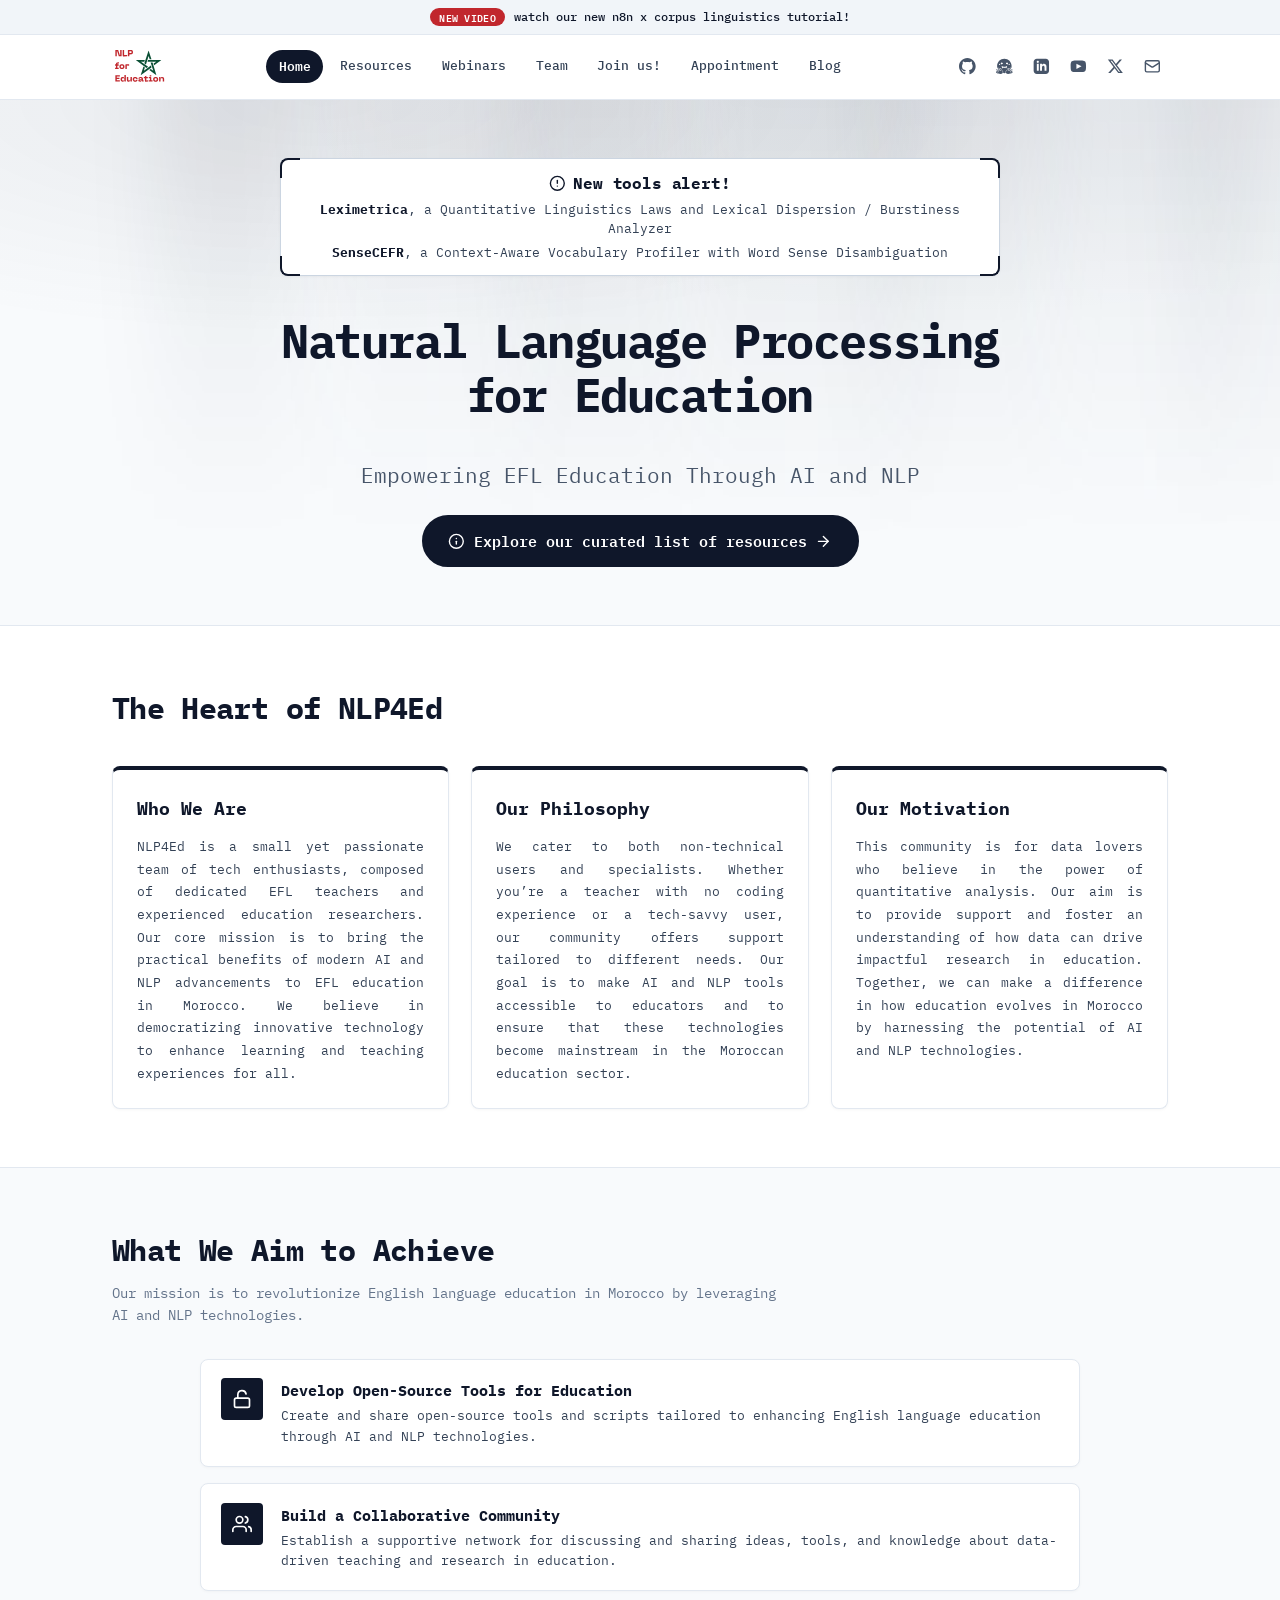
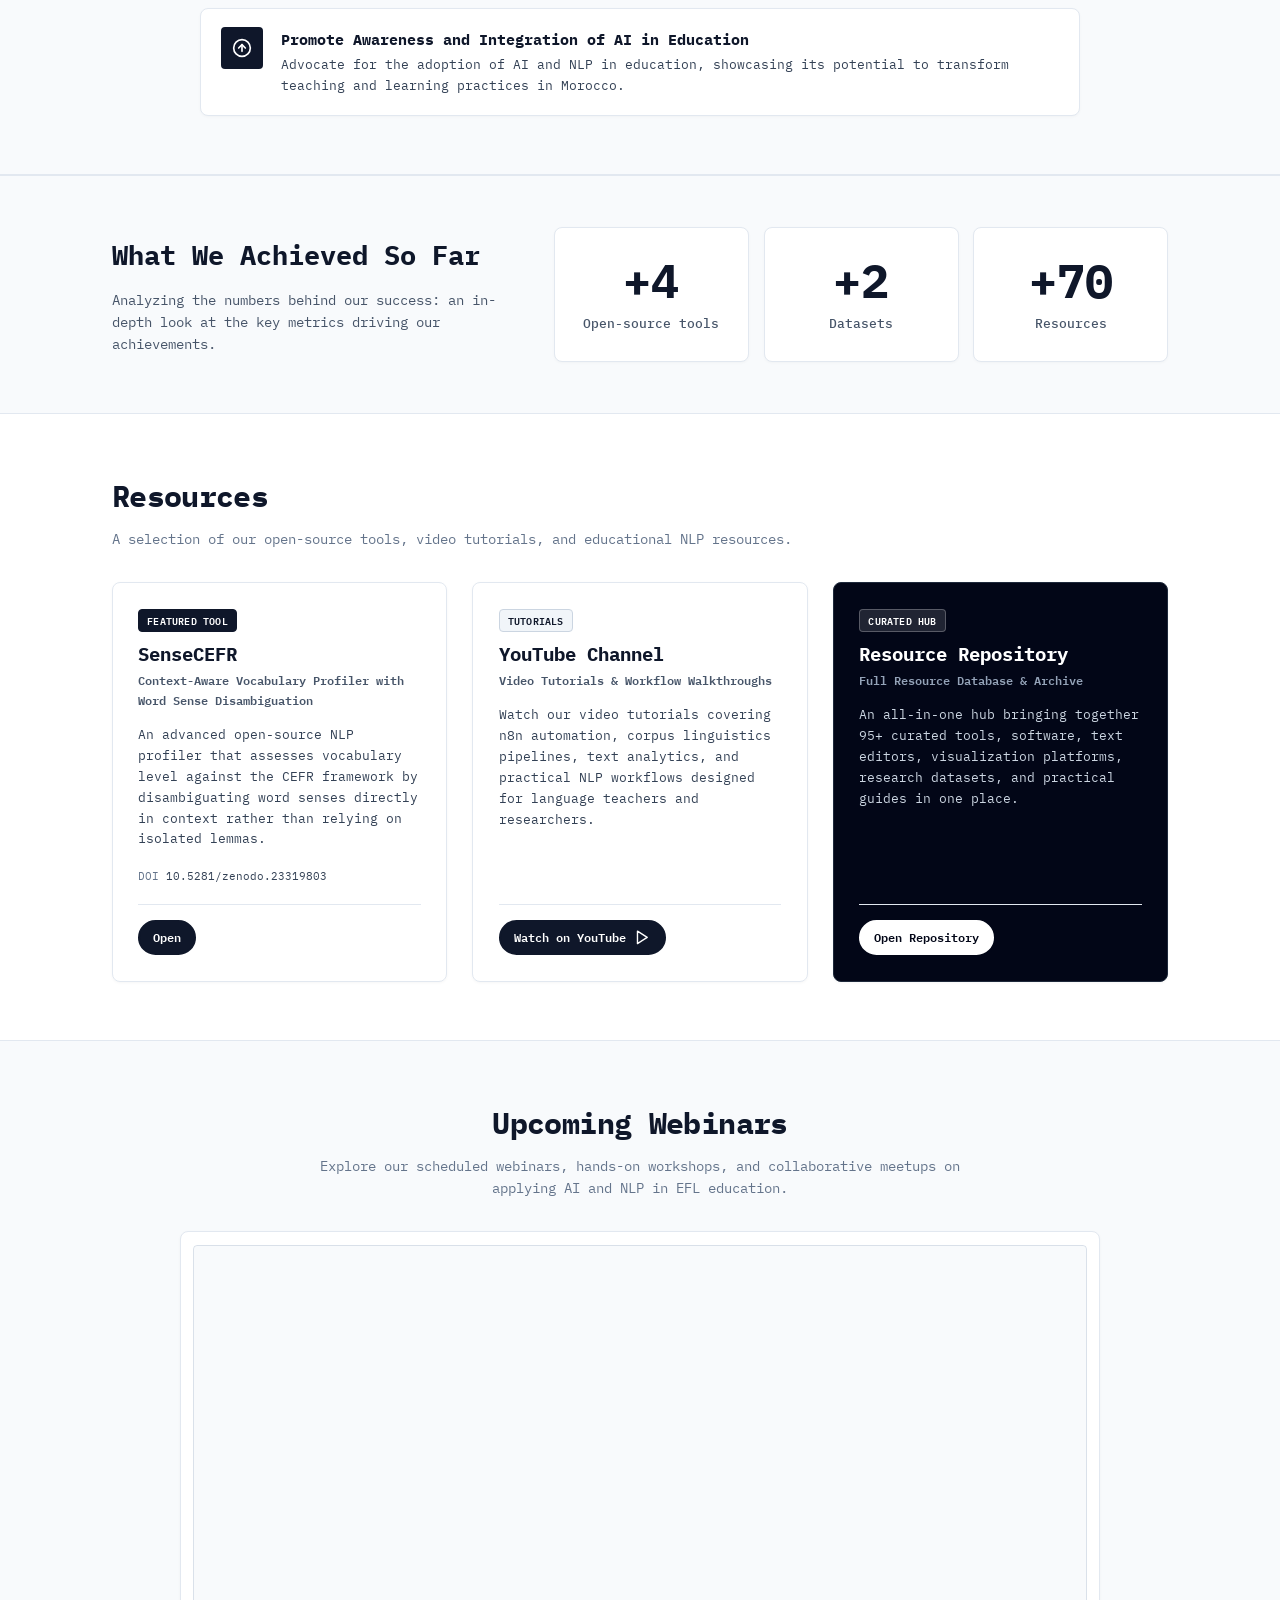
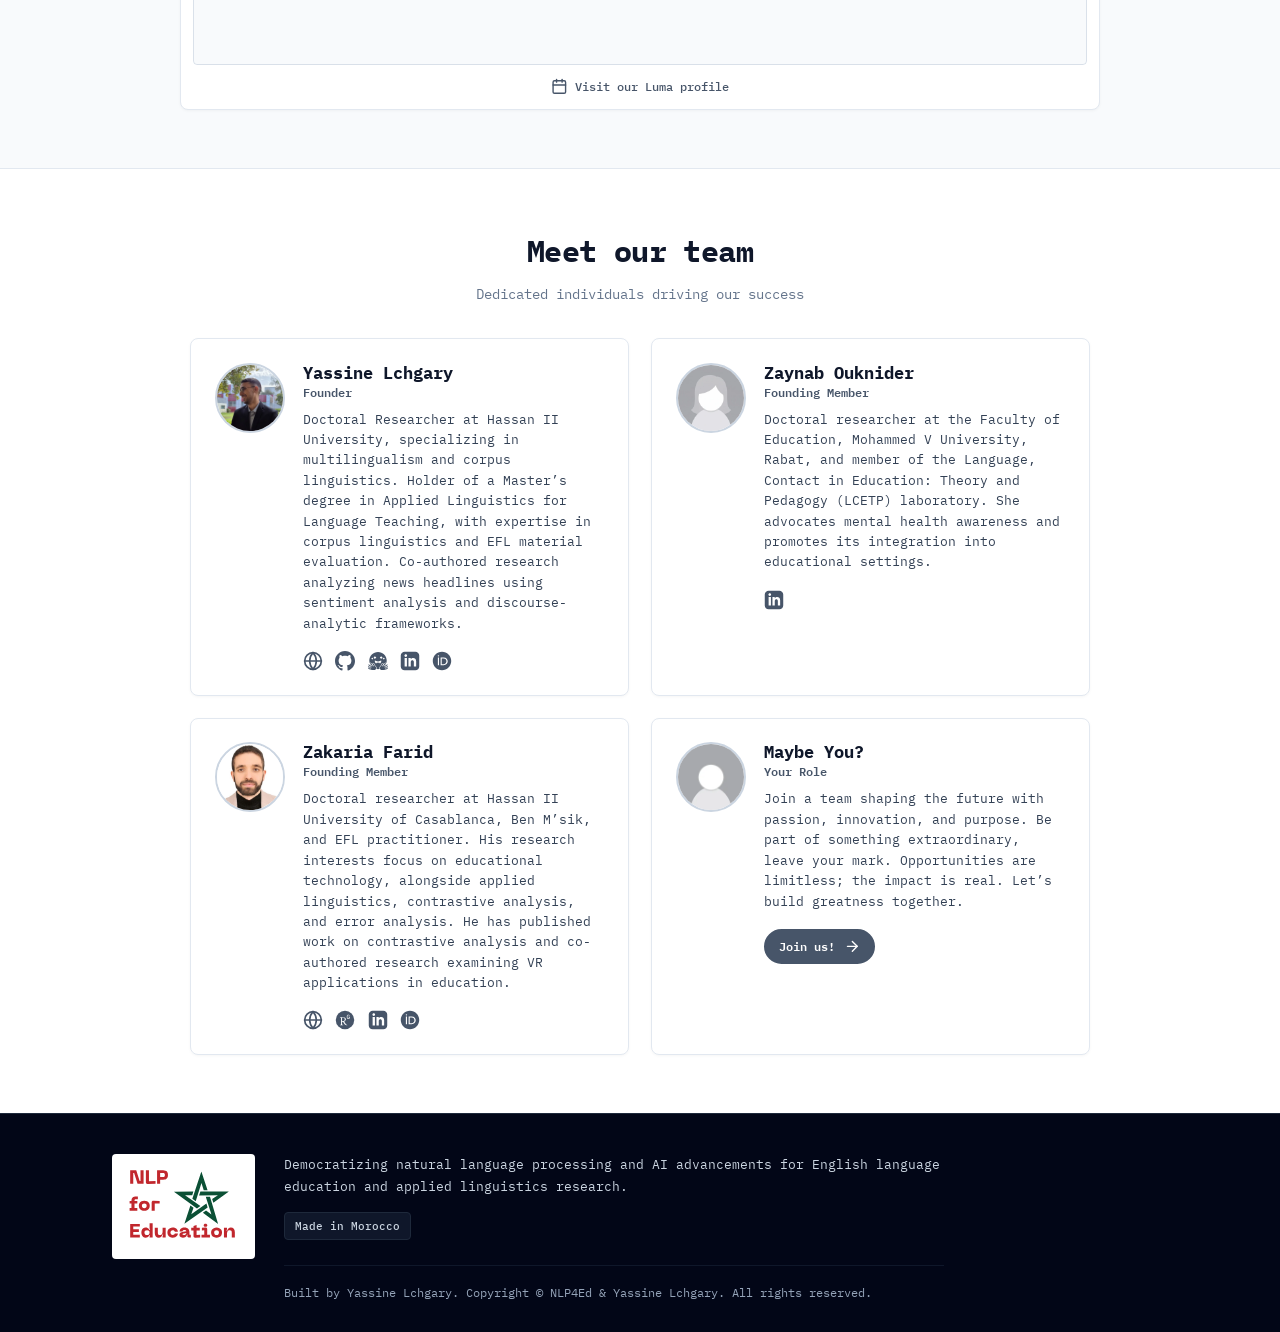
<file: index.html>
<!DOCTYPE html>
<html lang="en">
<head>
  <meta charset="UTF-8">
  <meta name="viewport" content="width=device-width, initial-scale=1.0">
  <title>NLP4Ed - Empowering EFL Education Through AI and NLP</title>
  <meta name="description" content="NLP4Ed is a community of tech enthusiasts, EFL teachers, and education researchers bringing AI and NLP advancements to English education in Morocco.">
  <meta name="author" content="Yassine Lchgary">
  <meta name="theme-color" content="#0f2238">
  <link rel="canonical" href="https://nlp4ed.com/">

  <!-- og tags -->
  <meta property="og:title" content="NLP4Ed - Empowering EFL Education Through AI and NLP">
  <meta property="og:description" content="Democratizing AI and Natural Language Processing tools for EFL teachers and researchers in Morocco.">
  <meta property="og:type" content="website">
  <meta property="og:url" content="https://nlp4ed.com/">
  <meta property="og:site_name" content="NLP4Ed">
  <meta property="og:image" content="https://nlp4ed.com/img/nlp4ed-og-image.png">
  <meta property="og:image:width" content="1200">
  <meta property="og:image:height" content="630">
  <meta property="og:image:alt" content="NLP4Ed - Natural Language Processing for Education">

  <!-- twitter card -->
  <meta name="twitter:card" content="summary_large_image">
  <meta name="twitter:site" content="@NLP4Ed">
  <meta name="twitter:title" content="NLP4Ed - Empowering EFL Education Through AI and NLP">
  <meta name="twitter:description" content="Democratizing AI and Natural Language Processing tools for EFL teachers and researchers in Morocco.">
  <meta name="twitter:image" content="https://nlp4ed.com/img/nlp4ed-og-image.png">

  <link rel="icon" type="image/svg+xml" href="./img/nlp4ed_logo.svg">

  <!-- google font: ibm plex mono -->
  <link rel="preconnect" href="https://fonts.googleapis.com">
  <link rel="preconnect" href="https://fonts.gstatic.com" crossorigin>
  <link href="https://fonts.googleapis.com/css2?family=IBM+Plex+Mono:wght@400;500;600;700&display=swap" rel="stylesheet">

  <link rel="stylesheet" href="./css/style.css">

  <!-- structured data -->
  <script type="application/ld+json">
  {
    "@context": "https://schema.org",
    "@graph": [
      {
        "@type": "Organization",
        "@id": "https://nlp4ed.com/#organization",
        "name": "NLP4Ed",
        "alternateName": [
          "NLP4ED",
          "Natural Language Processing for Education"
        ],
        "url": "https://nlp4ed.com/",
        "logo": {
          "@type": "ImageObject",
          "url": "https://nlp4ed.com/img/nlp4ed_logo.svg",
          "width": 550,
          "height": 408
        },
        "image": "https://nlp4ed.com/img/nlp4ed-og-image.png",
        "description": "A community of tech enthusiasts, EFL teachers, and education researchers bringing AI and NLP advancements to English education in Morocco.",
        "email": "mailto:nlp4ed@gmail.com",
        "founder": {
          "@id": "https://nlp4ed.com/#yassine-lchgary"
        },
        "sameAs": [
          "https://github.com/NLP4Ed",
          "https://huggingface.co/NLP4Ed",
          "https://www.linkedin.com/company/nlp4ed/",
          "https://www.youtube.com/@NLP4Ed",
          "https://x.com/NLP4Ed",
          "https://luma.com/user/nlp4ed"
        ]
      },
      {
        "@type": "Person",
        "@id": "https://nlp4ed.com/#yassine-lchgary",
        "name": "Yassine Lchgary",
        "jobTitle": "Founder",
        "description": "Doctoral Researcher in multilingualism and corpus linguistics at Hassan II University and Founder of NLP4Ed.",
        "url": "https://yassinelchgary.com",
        "image": {
          "@type": "ImageObject",
          "url": "https://nlp4ed.com/img/team/yassine-lchgary.webp",
          "width": 600,
          "height": 600,
          "caption": "Yassine Lchgary, Founder of NLP4Ed"
        },
        "worksFor": {
          "@id": "https://nlp4ed.com/#organization"
        },
        "affiliation": {
          "@type": "CollegeOrUniversity",
          "name": "Hassan II University"
        },
        "sameAs": [
          "https://yassinelchgary.com",
          "https://yassinelchgary.com/cv/",
          "https://github.com/yassinelchgary",
          "https://huggingface.co/yassinelchgary",
          "https://linkedin.com/in/yassine-lchgary",
          "https://orcid.org/0009-0002-4571-5301",
          "https://scholar.google.com/citations?user=w6xOt_EAAAAJ",
          "https://www.researchgate.net/profile/Yassine-Lchgary",
          "https://lscs-lab.ma/people/graduate-research-group/yassine-lchgary/"
        ]
      },
      {
        "@type": "WebSite",
        "@id": "https://nlp4ed.com/#website",
        "name": "NLP4Ed",
        "alternateName": "NLP4ED",
        "url": "https://nlp4ed.com/",
        "publisher": {
          "@id": "https://nlp4ed.com/#organization"
        },
        "inLanguage": "en"
      }
    ]
  }
  </script>
</head>
<body>
  <!-- a11y skip link -->
  <a href="#main-content" class="skip-link">Skip to main content</a>

  <!-- top announcement bar -->
  <div id="announcement-banner-container">
    <aside class="announcement-bar" role="region" aria-label="Announcement">
      <div class="container announcement-inner">
        <a href="https://youtu.be/QWANnIgvU74" target="_blank" rel="noopener noreferrer" class="announcement-link">
          <span class="announcement-badge">New Video</span>
          <span>watch our new n8n x corpus linguistics tutorial!</span>
        </a>
      </div>
    </aside>
  </div>

  <!-- navbar -->
  <header class="site-header">
    <div class="container nav-container">
      <a href="https://nlp4ed.com" class="brand-logo-link" aria-label="NLP4Ed Home">
        <img src="./img/nlp4ed_logo.svg" alt="NLP4Ed Logo" class="brand-logo-img" width="57" height="42">
      </a>

      <nav aria-label="Main Navigation">
        <ul class="nav-menu">
          <li><a href="#home" class="nav-link active">Home</a></li>
          <li><a href="#resources" class="nav-link">Resources</a></li>
          <li><a href="#webinars" class="nav-link">Webinars</a></li>
          <li><a href="#team" class="nav-link">Team</a></li>
          <li><a href="https://forms.gle/PF9S8bcZaAtJB3YA8" target="_blank" rel="noopener noreferrer" class="nav-link">Join us!</a></li>
          <li><a href="https://calendly.com/yassine_l/nlp4ed" target="_blank" rel="noopener noreferrer" class="nav-link">Appointment</a></li>
          <li><a href="./blog/" class="nav-link">Blog</a></li>
        </ul>
      </nav>

      <div class="nav-actions">
        <div class="social-links" aria-label="Social Profiles">
          <a href="https://github.com/NLP4Ed" target="_blank" rel="noopener noreferrer" class="social-icon-btn" aria-label="GitHub">
            <svg class="icon icon-filled" viewBox="0 0 24 24"><path d="M12 0c-6.626 0-12 5.373-12 12 0 5.302 3.438 9.8 8.207 11.387.599.111.793-.261.793-.577v-2.234c-3.338.726-4.033-1.416-4.033-1.416-.546-1.387-1.333-1.756-1.333-1.756-1.089-.745.083-.729.083-.729 1.205.084 1.839 1.237 1.839 1.237 1.07 1.834 2.807 1.304 3.492.997.107-.775.418-1.305.762-1.604-2.665-.305-5.467-1.334-5.467-5.931 0-1.311.469-2.381 1.236-3.221-.124-.303-.535-1.524.117-3.176 0 0 1.008-.322 3.301 1.23.957-.266 1.983-.399 3.003-.404 1.02.005 2.047.138 3.006.404 2.291-1.552 3.297-1.23 3.297-1.23.653 1.653.242 2.874.118 3.176.77.84 1.235 1.911 1.235 3.221 0 4.609-2.807 5.624-5.479 5.921.43.372.823 1.102.823 2.222v3.293c0 .319.192.694.801.576 4.765-1.589 8.199-6.086 8.199-11.386 0-6.627-5.373-12-12-12z"/></svg>
          </a>
          <a href="https://huggingface.co/NLP4Ed" target="_blank" rel="noopener noreferrer" class="social-icon-btn" aria-label="Hugging Face">
            <svg class="icon icon-filled" viewBox="0 0 24 24" aria-hidden="true"><path d="M12.025 1.13c-5.77 0-10.449 4.647-10.449 10.378 0 1.112.178 2.181.503 3.185.064-.222.203-.444.416-.577a.96.96 0 0 1 .524-.15c.293 0 .584.124.84.284.278.173.48.408.71.694.226.282.458.611.684.951v-.014c.017-.324.106-.622.264-.874s.403-.487.762-.543c.3-.047.596.06.787.203s.31.313.4.467c.15.257.212.468.233.542.01.026.653 1.552 1.657 2.54.616.605 1.01 1.223 1.082 1.912.055.537-.096 1.059-.38 1.572.637.121 1.294.187 1.967.187.657 0 1.298-.063 1.921-.178-.287-.517-.44-1.041-.384-1.581.07-.69.465-1.307 1.081-1.913 1.004-.987 1.647-2.513 1.657-2.539.021-.074.083-.285.233-.542.09-.154.208-.323.4-.467a1.08 1.08 0 0 1 .787-.203c.359.056.604.29.762.543s.247.55.265.874v.015c.225-.34.457-.67.683-.952.23-.286.432-.52.71-.694.257-.16.547-.284.84-.285a.97.97 0 0 1 .524.151c.228.143.373.388.43.625l.006.04a10.3 10.3 0 0 0 .534-3.273c0-5.731-4.678-10.378-10.449-10.378M8.327 6.583a1.5 1.5 0 0 1 .713.174 1.487 1.487 0 0 1 .617 2.013c-.183.343-.762-.214-1.102-.094-.38.134-.532.914-.917.71a1.487 1.487 0 0 1 .69-2.803m7.486 0a1.487 1.487 0 0 1 .689 2.803c-.385.204-.536-.576-.916-.71-.34-.12-.92.437-1.103.094a1.487 1.487 0 0 1 .617-2.013 1.5 1.5 0 0 1 .713-.174m-10.68 1.55a.96.96 0 1 1 0 1.921.96.96 0 0 1 0-1.92m13.838 0a.96.96 0 1 1 0 1.92.96.96 0 0 1 0-1.92M8.489 11.458c.588.01 1.965 1.157 3.572 1.164 1.607-.007 2.984-1.155 3.572-1.164.196-.003.305.12.305.454 0 .886-.424 2.328-1.563 3.202-.22-.756-1.396-1.366-1.63-1.32q-.011.001-.02.006l-.044.026-.01.008-.03.024q-.018.017-.035.036l-.032.04a1 1 0 0 0-.058.09l-.014.025q-.049.088-.11.19a1 1 0 0 1-.083.116 1.2 1.2 0 0 1-.173.18q-.035.029-.075.058a1.3 1.3 0 0 1-.251-.243 1 1 0 0 1-.076-.107c-.124-.193-.177-.363-.337-.444-.034-.016-.104-.008-.2.022q-.094.03-.216.087-.06.028-.125.063l-.13.074q-.067.04-.136.086a3 3 0 0 0-.135.096 3 3 0 0 0-.26.219 2 2 0 0 0-.12.121 2 2 0 0 0-.106.128l-.002.002a2 2 0 0 0-.09.132l-.001.001a1.2 1.2 0 0 0-.105.212q-.013.036-.024.073c-1.139-.875-1.563-2.317-1.563-3.203 0-.334.109-.457.305-.454m.836 10.354c.824-1.19.766-2.082-.365-3.194-1.13-1.112-1.789-2.738-1.789-2.738s-.246-.945-.806-.858-.97 1.499.202 2.362c1.173.864-.233 1.45-.685.64-.45-.812-1.683-2.896-2.322-3.295s-1.089-.175-.938.647 2.822 2.813 2.562 3.244-1.176-.506-1.176-.506-2.866-2.567-3.49-1.898.473 1.23 2.037 2.16c1.564.932 1.686 1.178 1.464 1.53s-3.675-2.511-4-1.297c-.323 1.214 3.524 1.567 3.287 2.405-.238.839-2.71-1.587-3.216-.642-.506.946 3.49 2.056 3.522 2.064 1.29.33 4.568 1.028 5.713-.624m5.349 0c-.824-1.19-.766-2.082.365-3.194 1.13-1.112 1.789-2.738 1.789-2.738s.246-.945.806-.858.97 1.499-.202 2.362c-1.173.864.233 1.45.685.64.451-.812 1.683-2.896 2.322-3.295s1.089-.175.938.647-2.822 2.813-2.562 3.244 1.176-.506 1.176-.506 2.866-2.567 3.49-1.898-.473 1.23-2.037 2.16c-1.564.932-1.686 1.178-1.464 1.53s3.675-2.511 4-1.297c.323 1.214-3.524 1.567-3.287 2.405.238.839 2.71-1.587 3.216-.642.506.946-3.49 2.056-3.522 2.064-1.29.33-4.568 1.028-5.713-.624"/></svg>
          </a>
          <a href="https://www.linkedin.com/company/nlp4ed/" target="_blank" rel="noopener noreferrer" class="social-icon-btn" aria-label="LinkedIn">
            <svg class="icon icon-filled" viewBox="-1 -1 26 26"><path d="M19 0h-14c-2.761 0-5 2.239-5 5v14c0 2.761 2.239 5 5 5h14c2.762 0 5-2.239 5-5v-14c0-2.761-2.238-5-5-5zm-11 19h-3v-11h3v11zm-1.5-12.268c-.966 0-1.75-.79-1.75-1.764s.784-1.764 1.75-1.764 1.75.79 1.75 1.764-.783 1.764-1.75 1.764zm13.5 12.268h-3v-5.604c0-3.368-4-3.113-4 0v5.604h-3v-11h3v1.765c1.396-2.586 7-2.777 7 2.476v6.759z"/></svg>
          </a>
          <a href="https://www.youtube.com/@NLP4Ed" target="_blank" rel="noopener noreferrer" class="social-icon-btn" aria-label="YouTube">
            <svg class="icon icon-filled" viewBox="-1 -1 26 26"><path d="M19.615 3.184c-3.604-.246-11.631-.245-15.23 0-3.897.266-4.356 2.62-4.385 8.816.029 6.185.484 8.549 4.385 8.816 3.6.245 11.626.246 15.23 0 3.897-.266 4.356-2.62 4.385-8.816-.029-6.185-.484-8.549-4.385-8.816zm-10.615 12.816v-8l8 3.993-8 4.007z"/></svg>
          </a>
          <a href="https://x.com/NLP4Ed" target="_blank" rel="noopener noreferrer" class="social-icon-btn" aria-label="X (Twitter)">
            <svg class="icon icon-filled" viewBox="0 0 24 24"><path d="M18.244 2.25h3.308l-7.227 8.26 8.502 11.24H16.17l-5.214-6.817L4.99 21.75H1.68l7.73-8.835L1.254 2.25H8.08l4.713 6.231zm-1.161 17.52h1.833L7.084 4.126H5.117z"/></svg>
          </a>
          <a href="mailto:nlp4ed@gmail.com" class="social-icon-btn" aria-label="Email NLP4Ed">
            <svg class="icon" viewBox="0 0 24 24"><rect width="20" height="16" x="2" y="4" rx="2"></rect><path d="m22 7-8.97 5.7a1.94 1.94 0 0 1-2.06 0L2 7"></path></svg>
          </a>
        </div>

        <button type="button" class="mobile-toggle" aria-expanded="false" aria-label="Toggle navigation menu">
          <svg class="icon" viewBox="0 0 24 24"><line x1="3" y1="12" x2="21" y2="12"></line><line x1="3" y1="6" x2="21" y2="6"></line><line x1="3" y1="18" x2="21" y2="18"></line></svg>
        </button>
      </div>
    </div>
  </header>

  <!-- main page -->
  <main id="main-content">
    <!-- hero section -->
    <section id="home" class="hero-section">
      <!-- MagicUI Light Rays ambient effect -->
      <div class="light-rays-container" aria-hidden="true">
        <div class="light-rays-ambient"></div>
        <div class="light-ray light-ray-1"></div>
        <div class="light-ray light-ray-2"></div>
        <div class="light-ray light-ray-3"></div>
        <div class="light-ray light-ray-4"></div>
        <div class="light-ray light-ray-5"></div>
        <div class="light-ray light-ray-6"></div>
        <div class="light-ray light-ray-7"></div>
      </div>
      <div class="container hero-content">
        <div class="hero-alert">
          <span class="hero-alert-corner corner-tl" aria-hidden="true"></span>
          <span class="hero-alert-corner corner-tr" aria-hidden="true"></span>
          <span class="hero-alert-corner corner-bl" aria-hidden="true"></span>
          <span class="hero-alert-corner corner-br" aria-hidden="true"></span>
          <div class="hero-alert-title">
            <svg class="icon" viewBox="0 0 24 24"><circle cx="12" cy="12" r="10"></circle><line x1="12" y1="8" x2="12" y2="12"></line><line x1="12" y1="16" x2="12.01" y2="16"></line></svg>
            New tools alert!
          </div>
          <div class="hero-alert-list">
            <p class="hero-alert-desc">
              <a href="https://nlp4ed.com/Leximetrica/" target="_blank" rel="noopener noreferrer" class="hero-alert-item-link"><span class="hero-alert-link">Leximetrica</span>, a Quantitative Linguistics Laws and Lexical Dispersion / Burstiness Analyzer</a>
            </p>
            <p class="hero-alert-desc">
              <a href="https://nlp4ed.com/SenseCEFR/" target="_blank" rel="noopener noreferrer" class="hero-alert-item-link"><span class="hero-alert-link">SenseCEFR</span>, a Context-Aware Vocabulary Profiler with Word Sense Disambiguation</a>
            </p>
          </div>
        </div>

        <h1 class="hero-title">
          Natural Language Processing for Education
        </h1>
        <p class="hero-subtitle">
          Empowering EFL Education Through AI and NLP
        </p>

        <div class="hero-cta-group">
          <a href="./resources/" class="btn btn-primary hero-btn">
            <svg class="icon btn-icon" viewBox="0 0 24 24"><circle cx="12" cy="12" r="10"></circle><line x1="12" y1="16" x2="12" y2="12"></line><line x1="12" y1="8" x2="12.01" y2="8"></line></svg>
            <span class="btn-text">Explore our curated list of resources</span>
            <svg class="icon btn-icon" viewBox="0 0 24 24"><line x1="5" y1="12" x2="19" y2="12"></line><polyline points="12 5 19 12 12 19"></polyline></svg>
          </a>
        </div>
      </div>
    </section>

    <!-- the heart of nlp4ed -->
    <section class="section">
      <div class="container">
        <header class="section-header">
          <h2 class="section-title">The Heart of NLP4Ed</h2>
        </header>

        <div class="grid-three">
          <article class="heart-card">
            <h3 class="heart-card-title">
              <span class="accent-word">Who</span> We Are
            </h3>
            <p class="heart-card-text">
              NLP4Ed is a small yet passionate team of tech enthusiasts, composed of dedicated EFL teachers and experienced education researchers. Our core mission is to bring the practical benefits of modern AI and NLP advancements to EFL education in Morocco. We believe in democratizing innovative technology to enhance learning and teaching experiences for all.
            </p>
          </article>

          <article class="heart-card">
            <h3 class="heart-card-title">
              <span class="accent-word">Our</span> Philosophy
            </h3>
            <p class="heart-card-text">
              We cater to both non-technical users and specialists. Whether you’re a teacher with no coding experience or a tech-savvy user, our community offers support tailored to different needs. Our goal is to make AI and NLP tools accessible to educators and to ensure that these technologies become mainstream in the Moroccan education sector.
            </p>
          </article>

          <article class="heart-card">
            <h3 class="heart-card-title">
              <span class="accent-word">Our</span> Motivation
            </h3>
            <p class="heart-card-text">
              This community is for data lovers who believe in the power of quantitative analysis. Our aim is to provide support and foster an understanding of how data can drive impactful research in education. Together, we can make a difference in how education evolves in Morocco by harnessing the potential of AI and NLP technologies.
            </p>
          </article>
        </div>
      </div>
    </section>

    <!-- mission pillars -->
    <section class="section section-alt">
      <div class="container">
        <header class="section-header">
          <h2 class="section-title">
            <span class="accent-word">What</span> We Aim to Achieve
          </h2>
          <p class="section-subtitle">
            Our mission is to revolutionize English language education in Morocco by leveraging AI and NLP technologies.
          </p>
        </header>

        <div class="aim-list">
          <div class="aim-item">
            <div class="aim-icon-box" aria-hidden="true">
              <svg viewBox="0 0 24 24" fill="none" stroke="currentColor" stroke-width="2" stroke-linecap="round" stroke-linejoin="round">
                <rect x="3" y="11" width="18" height="11" rx="2" ry="2"></rect>
                <path d="M7 11V7a5 5 0 0 1 9.9-1"></path>
              </svg>
            </div>
            <div class="aim-content">
              <h3 class="aim-title">Develop Open-Source Tools for Education</h3>
              <p class="aim-desc">
                Create and share open-source tools and scripts tailored to enhancing English language education through AI and NLP technologies.
              </p>
            </div>
          </div>

          <div class="aim-item">
            <div class="aim-icon-box" aria-hidden="true">
              <svg viewBox="0 0 24 24" fill="none" stroke="currentColor" stroke-width="2" stroke-linecap="round" stroke-linejoin="round">
                <path d="M17 21v-2a4 4 0 0 0-4-4H5a4 4 0 0 0-4 4v2"></path>
                <circle cx="9" cy="7" r="4"></circle>
                <path d="M23 21v-2a4 4 0 0 0-3-3.87"></path>
                <path d="M16 3.13a4 4 0 0 1 0 7.75"></path>
              </svg>
            </div>
            <div class="aim-content">
              <h3 class="aim-title">Build a Collaborative Community</h3>
              <p class="aim-desc">
                Establish a supportive network for discussing and sharing ideas, tools, and knowledge about data-driven teaching and research in education.
              </p>
            </div>
          </div>

          <div class="aim-item">
            <div class="aim-icon-box" aria-hidden="true">
              <svg viewBox="0 0 24 24" fill="none" stroke="currentColor" stroke-width="2" stroke-linecap="round" stroke-linejoin="round">
                <circle cx="12" cy="12" r="10"></circle>
                <polyline points="16 12 12 8 8 12"></polyline>
                <line x1="12" y1="16" x2="12" y2="8"></line>
              </svg>
            </div>
            <div class="aim-content">
              <h3 class="aim-title">Promote Awareness and Integration of AI in Education</h3>
              <p class="aim-desc">
                Advocate for the adoption of AI and NLP in education, showcasing its potential to transform teaching and learning practices in Morocco.
              </p>
            </div>
          </div>
        </div>
      </div>
    </section>

    <!-- stats counters -->
    <section class="stats-section">
      <div class="container">
        <div class="stats-layout">
          <div>
            <h2 class="stats-intro-title">
              <span class="accent-word">What</span> We Achieved So Far
            </h2>
            <p class="stats-intro-desc">
              Analyzing the numbers behind our success: an in-depth look at the key metrics driving our achievements.
            </p>
          </div>

          <div class="stats-grid">
            <a href="./resources/" class="stat-box">
              <div class="stat-number" data-target="5" data-prefix="+">+5</div>
              <div class="stat-label">Open-source tools</div>
            </a>
            <a href="./resources/" class="stat-box">
              <div class="stat-number" data-target="3" data-prefix="+">+3</div>
              <div class="stat-label">Datasets</div>
            </a>
            <a href="./resources/" class="stat-box">
              <div class="stat-number" data-target="90" data-prefix="+">+90</div>
              <div class="stat-label">Resources</div>
            </a>
          </div>
        </div>
      </div>
    </section>

    <!-- resources section -->
    <section id="resources" class="section">
      <div class="container">
        <header class="section-header">
          <h2 class="section-title">
            <span class="accent-word">Resources</span>
          </h2>
          <p class="section-subtitle">
            A selection of our open-source tools, video tutorials, and educational NLP resources.
          </p>
        </header>

        <div class="resources-grid">
          <!-- sensecefr tool card -->
          <article class="resource-card">
            <div class="resource-card-header">
              <span class="resource-badge resource-badge-featured">Featured Tool</span>
              <h3 class="resource-title">SenseCEFR</h3>
              <p class="resource-tagline">Context-Aware Vocabulary Profiler with Word Sense Disambiguation</p>
            </div>
            <p class="resource-desc">
              An advanced open-source NLP profiler that assesses vocabulary level against the CEFR framework by disambiguating word senses directly in context rather than relying on isolated lemmas.
            </p>
            <div class="resource-doi">
              DOI <a href="https://doi.org/10.5281/zenodo.23319803" target="_blank" rel="noopener noreferrer">10.5281/zenodo.23319803</a>
            </div>
            <div class="resource-actions">
              <a href="https://nlp4ed.com/SenseCEFR/" target="_blank" rel="noopener noreferrer" class="btn btn-sm btn-solid-neutral">
                Open
              </a>
            </div>
          </article>

          <!-- youtube channel card -->
          <article class="resource-card">
            <div class="resource-card-header">
              <span class="resource-badge">Tutorials</span>
              <h3 class="resource-title">YouTube Channel</h3>
              <p class="resource-tagline">Video Tutorials & Workflow Walkthroughs</p>
            </div>
            <p class="resource-desc">
              Watch our video tutorials covering n8n automation, corpus linguistics pipelines, text analytics, and practical NLP workflows designed for language teachers and researchers.
            </p>
            <div class="resource-actions">
              <a href="https://www.youtube.com/@NLP4Ed" target="_blank" rel="noopener noreferrer" class="btn btn-sm btn-solid-neutral">
                Watch on YouTube
                <svg class="icon" viewBox="0 0 24 24"><polygon points="5 3 19 12 5 21 5 3"></polygon></svg>
              </a>
            </div>
          </article>

          <!-- curated resources hub card (black bg) -->
          <article class="resource-card resource-card-featured-black">
            <div class="resource-card-header">
              <span class="resource-badge resource-badge-dark">Curated Hub</span>
              <h3 class="resource-title">Resource Repository</h3>
              <p class="resource-tagline">Full Resource Database & Archive</p>
            </div>
            <p class="resource-desc">
              An all-in-one hub bringing together 95+ curated tools, software, text editors, visualization platforms, research datasets, and practical guides in one place.
            </p>
            <div class="resource-actions">
              <a href="./resources/" class="btn btn-sm btn-solid-white">
                Open Repository
              </a>
            </div>
          </article>
        </div>
      </div>
    </section>

    <!-- luma events embed -->
    <section id="webinars" class="section section-alt">
      <div class="container">
        <header class="section-header text-center">
          <h2 class="section-title">
            <span class="accent-word">Upcoming</span> Webinars
          </h2>
          <p class="section-subtitle">
            Explore our scheduled webinars, hands-on workshops, and collaborative meetups on applying AI and NLP in EFL education.
          </p>
        </header>

        <div class="webinar-wrapper">
          <div class="webinar-iframe-container">
            <iframe 
              src="https://luma.com/embed/calendar/cal-JiwVdjbpsJkcjCV/events?lt=light" 
              width="1000" 
              height="450" 
              frameborder="0" 
              style="border: 1px solid #bfcbda88; border-radius: 4px;" 
              allowfullscreen="" 
              aria-hidden="false" 
              tabindex="0"
              title="NLP4Ed Upcoming Webinars Calendar">
            </iframe>
          </div>
          <div class="webinar-footer-note">
            <a href="https://luma.com/user/nlp4ed" target="_blank" rel="noopener noreferrer" class="webinar-profile-link">
              <svg class="icon" viewBox="0 0 24 24"><rect x="3" y="4" width="18" height="18" rx="2" ry="2"></rect><line x1="16" y1="2" x2="16" y2="6"></line><line x1="8" y1="2" x2="8" y2="6"></line><line x1="3" y1="10" x2="21" y2="10"></line></svg>
              <span>Visit our Luma profile</span>
            </a>
          </div>
        </div>
      </div>
    </section>

    <!-- team section -->
    <section id="team" class="section">
      <div class="container">
        <header class="section-header text-center">
          <h2 class="section-title">
            <span class="accent-word">Meet</span> our team
          </h2>
          <p class="section-subtitle">
            Dedicated individuals driving our success
          </p>
        </header>

        <div class="team-grid">
          <article class="team-card">
            <div class="team-avatar-wrapper">
              <img src="./img/team/yassine-lchgary.webp" alt="Yassine Lchgary, Founder of NLP4Ed" class="team-avatar" width="70" height="70" loading="lazy" decoding="async">
            </div>
            <div class="team-info">
              <h3 class="team-name">Yassine Lchgary</h3>
              <p class="team-role">Founder</p>
              <p class="team-bio">
                Doctoral Researcher at Hassan II University, specializing in multilingualism and corpus linguistics. Holder of a Master’s degree in Applied Linguistics for Language Teaching, with expertise in corpus linguistics and EFL material evaluation. Co-authored research analyzing news headlines using sentiment analysis and discourse-analytic frameworks.
              </p>
              <div class="team-social-links" aria-label="Social Profiles">
                <a href="https://yassinelchgary.com" target="_blank" rel="noopener noreferrer" class="team-social-link" aria-label="Website" title="Website">
                  <svg viewBox="0 0 24 24" fill="none" stroke="currentColor" stroke-width="2" stroke-linecap="round" stroke-linejoin="round" aria-hidden="true"><circle cx="12" cy="12" r="10"></circle><line x1="2" y1="12" x2="22" y2="12"></line><path d="M12 2a15.3 15.3 0 0 1 4 10 15.3 15.3 0 0 1-4 10 15.3 15.3 0 0 1-4-10 15.3 15.3 0 0 1 4-10z"></path></svg>
                </a>
                <a href="https://github.com/yassinelchgary" target="_blank" rel="noopener noreferrer" class="team-social-link" aria-label="GitHub" title="GitHub">
                  <svg viewBox="0 0 24 24" fill="currentColor" aria-hidden="true"><path d="M12 0c-6.626 0-12 5.373-12 12 0 5.302 3.438 9.8 8.207 11.387.599.111.793-.261.793-.577v-2.234c-3.338.726-4.033-1.416-4.033-1.416-.546-1.387-1.333-1.756-1.333-1.756-1.089-.745.083-.729.083-.729 1.205.084 1.839 1.237 1.839 1.237 1.07 1.834 2.807 1.304 3.492.997.107-.775.418-1.305.762-1.604-2.665-.305-5.467-1.334-5.467-5.931 0-1.311.469-2.381 1.236-3.221-.124-.303-.535-1.524.117-3.176 0 0 1.008-.322 3.301 1.23.957-.266 1.983-.399 3.003-.404 1.02.005 2.047.138 3.006.404 2.291-1.552 3.297-1.23 3.297-1.23.653 1.653.242 2.874.118 3.176.77.84 1.235 1.911 1.235 3.221 0 4.609-2.807 5.624-5.479 5.921.43.372.823 1.102.823 2.222v3.293c0 .319.192.694.801.576 4.765-1.589 8.199-6.086 8.199-11.386 0-6.627-5.373-12-12-12z"/></svg>
                </a>
                <a href="https://huggingface.co/yassinelchgary" target="_blank" rel="noopener noreferrer" class="team-social-link" aria-label="Hugging Face" title="Hugging Face">
                  <svg viewBox="0 0 24 24" fill="currentColor" aria-hidden="true"><path d="M12.025 1.13c-5.77 0-10.449 4.647-10.449 10.378 0 1.112.178 2.181.503 3.185.064-.222.203-.444.416-.577a.96.96 0 0 1 .524-.15c.293 0 .584.124.84.284.278.173.48.408.71.694.226.282.458.611.684.951v-.014c.017-.324.106-.622.264-.874s.403-.487.762-.543c.3-.047.596.06.787.203s.31.313.4.467c.15.257.212.468.233.542.01.026.653 1.552 1.657 2.54.616.605 1.01 1.223 1.082 1.912.055.537-.096 1.059-.38 1.572.637.121 1.294.187 1.967.187.657 0 1.298-.063 1.921-.178-.287-.517-.44-1.041-.384-1.581.07-.69.465-1.307 1.081-1.913 1.004-.987 1.647-2.513 1.657-2.539.021-.074.083-.285.233-.542.09-.154.208-.323.4-.467a1.08 1.08 0 0 1 .787-.203c.359.056.604.29.762.543s.247.55.265.874v.015c.225-.34.457-.67.683-.952.23-.286.432-.52.71-.694.257-.16.547-.284.84-.285a.97.97 0 0 1 .524.151c.228.143.373.388.43.625l.006.04a10.3 10.3 0 0 0 .534-3.273c0-5.731-4.678-10.378-10.449-10.378M8.327 6.583a1.5 1.5 0 0 1 .713.174 1.487 1.487 0 0 1 .617 2.013c-.183.343-.762-.214-1.102-.094-.38.134-.532.914-.917.71a1.487 1.487 0 0 1 .69-2.803m7.486 0a1.487 1.487 0 0 1 .689 2.803c-.385.204-.536-.576-.916-.71-.34-.12-.92.437-1.103.094a1.487 1.487 0 0 1 .617-2.013 1.5 1.5 0 0 1 .713-.174m-10.68 1.55a.96.96 0 1 1 0 1.921.96.96 0 0 1 0-1.92m13.838 0a.96.96 0 1 1 0 1.92.96.96 0 0 1 0-1.92M8.489 11.458c.588.01 1.965 1.157 3.572 1.164 1.607-.007 2.984-1.155 3.572-1.164.196-.003.305.12.305.454 0 .886-.424 2.328-1.563 3.202-.22-.756-1.396-1.366-1.63-1.32q-.011.001-.02.006l-.044.026-.01.008-.03.024q-.018.017-.035.036l-.032.04a1 1 0 0 0-.058.09l-.014.025q-.049.088-.11.19a1 1 0 0 1-.083.116 1.2 1.2 0 0 1-.173.18q-.035.029-.075.058a1.3 1.3 0 0 1-.251-.243 1 1 0 0 1-.076-.107c-.124-.193-.177-.363-.337-.444-.034-.016-.104-.008-.2.022q-.094.03-.216.087-.06.028-.125.063l-.13.074q-.067.04-.136.086a3 3 0 0 0-.135.096 3 3 0 0 0-.26.219 2 2 0 0 0-.12.121 2 2 0 0 0-.106.128l-.002.002a2 2 0 0 0-.09.132l-.001.001a1.2 1.2 0 0 0-.105.212q-.013.036-.024.073c-1.139-.875-1.563-2.317-1.563-3.203 0-.334.109-.457.305-.454m.836 10.354c.824-1.19.766-2.082-.365-3.194-1.13-1.112-1.789-2.738-1.789-2.738s-.246-.945-.806-.858-.97 1.499.202 2.362c1.173.864-.233 1.45-.685.64-.45-.812-1.683-2.896-2.322-3.295s-1.089-.175-.938.647 2.822 2.813 2.562 3.244-1.176-.506-1.176-.506-2.866-2.567-3.49-1.898.473 1.23 2.037 2.16c1.564.932 1.686 1.178 1.464 1.53s-3.675-2.511-4-1.297c-.323 1.214 3.524 1.567 3.287 2.405-.238.839-2.71-1.587-3.216-.642-.506.946 3.49 2.056 3.522 2.064 1.29.33 4.568 1.028 5.713-.624m5.349 0c-.824-1.19-.766-2.082.365-3.194 1.13-1.112 1.789-2.738 1.789-2.738s.246-.945.806-.858.97 1.499-.202 2.362c-1.173.864.233 1.45.685.64.451-.812 1.683-2.896 2.322-3.295s1.089-.175.938.647-2.822 2.813-2.562 3.244 1.176-.506 1.176-.506 2.866-2.567 3.49-1.898-.473 1.23-2.037 2.16c-1.564.932-1.686 1.178-1.464 1.53s3.675-2.511 4-1.297c.323 1.214-3.524 1.567-3.287 2.405.238.839 2.71-1.587 3.216-.642.506.946-3.49 2.056-3.522 2.064-1.29.33-4.568 1.028-5.713-.624"/></svg>
                </a>
                <a href="https://linkedin.com/in/yassine-lchgary" target="_blank" rel="noopener noreferrer" class="team-social-link" aria-label="LinkedIn" title="LinkedIn">
                  <svg viewBox="-1 -1 26 26" fill="currentColor" aria-hidden="true"><path d="M19 0h-14c-2.761 0-5 2.239-5 5v14c0 2.761 2.239 5 5 5h14c2.762 0 5-2.239 5-5v-14c0-2.761-2.238-5-5-5zm-11 19h-3v-11h3v11zm-1.5-12.268c-.966 0-1.75-.79-1.75-1.764s.784-1.764 1.75-1.764 1.75.79 1.75 1.764-.783 1.764-1.75 1.764zm13.5 12.268h-3v-5.604c0-3.368-4-3.113-4 0v5.604h-3v-11h3v1.765c1.396-2.586 7-2.777 7 2.476v6.759z"/></svg>
                </a>
                <a href="https://orcid.org/0009-0002-4571-5301" target="_blank" rel="noopener noreferrer" class="team-social-link" aria-label="ORCID" title="ORCID">
                  <svg viewBox="-1 -1 26 26" fill="currentColor" aria-hidden="true"><path d="M12 0C5.372 0 0 5.372 0 12s5.372 12 12 12 12-5.372 12-12S18.628 0 12 0zM7.369 4.378c.525 0 .947.431.947.947s-.422.947-.947.947a.95.95 0 0 1-.947-.947c0-.525.422-.947.947-.947zm-.722 3.038h1.444v10.041H6.647V7.416zm3.562 0h3.9c3.712 0 5.344 2.653 5.344 5.025 0 2.578-2.016 5.016-5.325 5.016h-3.919V7.416zm1.444 1.306v7.444h2.244c2.569 0 3.881-1.631 3.881-3.719 0-2.006-1.288-3.725-3.856-3.725h-2.269z"/></svg>
                </a>
              </div>
            </div>
          </article>

          <article class="team-card">
            <div class="team-avatar-wrapper">
              <img src="./img/team/zaynab-ouknider.webp" alt="Zaynab Ouknider, Founding Member of NLP4Ed" class="team-avatar" width="70" height="70" loading="lazy" decoding="async">
            </div>
            <div class="team-info">
              <h3 class="team-name">Zaynab Ouknider</h3>
              <p class="team-role">Founding Member</p>
              <p class="team-bio">
                Doctoral researcher at the Faculty of Education, Mohammed V University, Rabat, and member of the Language, Contact in Education: Theory and Pedagogy (LCETP) laboratory. She advocates mental health awareness and promotes its integration into educational settings.
              </p>
              <div class="team-social-links" aria-label="Social Profiles">
                <a href="https://www.linkedin.com/in/zaynab-ouknider-202798199/" target="_blank" rel="noopener noreferrer" class="team-social-link" aria-label="LinkedIn" title="LinkedIn">
                  <svg viewBox="-1 -1 26 26" fill="currentColor" aria-hidden="true"><path d="M19 0h-14c-2.761 0-5 2.239-5 5v14c0 2.761 2.239 5 5 5h14c2.762 0 5-2.239 5-5v-14c0-2.761-2.238-5-5-5zm-11 19h-3v-11h3v11zm-1.5-12.268c-.966 0-1.75-.79-1.75-1.764s.784-1.764 1.75-1.764 1.75.79 1.75 1.764-.783 1.764-1.75 1.764zm13.5 12.268h-3v-5.604c0-3.368-4-3.113-4 0v5.604h-3v-11h3v1.765c1.396-2.586 7-2.777 7 2.476v6.759z"/></svg>
                </a>
              </div>
            </div>
          </article>

          <article class="team-card">
            <div class="team-avatar-wrapper">
              <img src="./img/team/zakaria-farid.webp" alt="Zakaria Farid, Founding Member of NLP4Ed" class="team-avatar" width="70" height="70" loading="lazy" decoding="async">
            </div>
            <div class="team-info">
              <h3 class="team-name">Zakaria Farid</h3>
              <p class="team-role">Founding Member</p>
              <p class="team-bio">
                Doctoral researcher at Hassan II University of Casablanca, Ben M’sik, and EFL practitioner. His research interests focus on educational technology, alongside applied linguistics, contrastive analysis, and error analysis. He has published work on contrastive analysis and co-authored research examining VR applications in education.
              </p>
              <div class="team-social-links" aria-label="Social Profiles">
                <a href="https://lscs-lab.ma/people/graduate-research-group/zakaria-farid/" target="_blank" rel="noopener noreferrer" class="team-social-link" aria-label="LSCS-Lab" title="LSCS-Lab">
                  <svg viewBox="0 0 24 24" fill="none" stroke="currentColor" stroke-width="2" stroke-linecap="round" stroke-linejoin="round" aria-hidden="true"><circle cx="12" cy="12" r="10"></circle><line x1="2" y1="12" x2="22" y2="12"></line><path d="M12 2a15.3 15.3 0 0 1 4 10 15.3 15.3 0 0 1-4 10 15.3 15.3 0 0 1-4-10 15.3 15.3 0 0 1 4-10z"></path></svg>
                </a>
                <a href="https://www.researchgate.net/profile/Zakaria-Farid" target="_blank" rel="noopener noreferrer" class="team-social-link" aria-label="ResearchGate" title="ResearchGate">
                  <svg viewBox="-1 -1 26 26" aria-hidden="true"><circle cx="12" cy="12" r="12" fill="currentColor"/><path transform="translate(5.04 5.04) scale(0.58)" fill="#fff" d="M19.586 0c-.818 0-1.508.19-2.073.565-.563.377-.97.936-1.213 1.68a3.193 3.193 0 0 0-.112.437 8.365 8.365 0 0 0-.078.53 9 9 0 0 0-.05.727c-.01.282-.013.621-.013 1.016a31.121 31.123 0 0 0 .014 1.017 9 9 0 0 0 .05.727 7.946 7.946 0 0 0 .077.53h-.005a3.334 3.334 0 0 0 .113.438c.245.743.65 1.303 1.214 1.677.565.376 1.255.564 2.075.564.8 0 1.536-.213 2.105-.603.57-.39.94-.916 1.175-1.65.076-.235.135-.558.177-.93a10.9 10.9 0 0 0 .043-1.207v-.82c0-.095-.047-.142-.14-.142h-3.064c-.094 0-.14.047-.14.141v.956c0 .094.046.14.14.14h1.666c.056 0 .084.03.084.086 0 .36 0 .62-.036.865-.038.244-.1.447-.147.606-.108.385-.348.664-.638.876-.29.212-.738.35-1.227.35-.545 0-.901-.15-1.21-.353-.306-.203-.517-.454-.67-.915a3.136 3.136 0 0 1-.147-.762 17.366 17.367 0 0 1-.034-.656c-.01-.26-.014-.572-.014-.939a26.401 26.403 0 0 1 .014-.938 15.821 15.822 0 0 1 .035-.656 3.19 3.19 0 0 1 .148-.76 1.89 1.89 0 0 1 .742-1.01c.344-.244.593-.352 1.137-.352.508 0 .815.096 1.144.303.33.207.528.492.764.925.047.094.111.118.198.07l1.044-.43c.075-.048.09-.115.042-.199a3.549 3.549 0 0 0-.466-.742 3 3 0 0 0-.679-.607 3.313 3.313 0 0 0-.903-.41A4.068 4.068 0 0 0 19.586 0zM8.217 5.836c-1.695 0-3.036.086-4.297.086-1.146 0-2.291 0-3.007-.029v.831l1.088.2c.744.144 1.174.488 1.174 2.264v11.288c0 1.777-.43 2.12-1.174 2.263l-1.088.2v.832c.773-.029 2.12-.086 3.465-.086 1.29 0 2.951.057 3.667.086v-.831l-1.49-.2c-.773-.115-1.174-.487-1.174-2.264v-4.784c.688.057 1.29.057 2.206.057 1.748 3.123 3.41 5.472 4.355 6.56.86 1.032 2.177 1.691 3.839 1.691.487 0 1.003-.086 1.318-.23v-.744c-1.031 0-2.063-.716-2.808-1.518-1.26-1.376-2.95-3.582-4.355-6.074 2.32-.545 4.04-2.722 4.04-4.9 0-3.208-2.492-4.698-5.758-4.698zm-.515 1.29c2.406 0 3.839 1.26 3.839 3.552 0 2.263-1.547 3.782-4.097 3.782-.974 0-1.404-.03-2.063-.086v-7.19c.66-.059 1.547-.059 2.32-.059z"/></svg>
                </a>
                <a href="https://www.linkedin.com/in/zakaria-farid-242868421/" target="_blank" rel="noopener noreferrer" class="team-social-link" aria-label="LinkedIn" title="LinkedIn">
                  <svg viewBox="-1 -1 26 26" fill="currentColor" aria-hidden="true"><path d="M19 0h-14c-2.761 0-5 2.239-5 5v14c0 2.761 2.239 5 5 5h14c2.762 0 5-2.239 5-5v-14c0-2.761-2.238-5-5-5zm-11 19h-3v-11h3v11zm-1.5-12.268c-.966 0-1.75-.79-1.75-1.764s.784-1.764 1.75-1.764 1.75.79 1.75 1.764-.783 1.764-1.75 1.764zm13.5 12.268h-3v-5.604c0-3.368-4-3.113-4 0v5.604h-3v-11h3v1.765c1.396-2.586 7-2.777 7 2.476v6.759z"/></svg>
                </a>
                <a href="https://orcid.org/0009-0005-5091-5326" target="_blank" rel="noopener noreferrer" class="team-social-link" aria-label="ORCID" title="ORCID">
                  <svg viewBox="-1 -1 26 26" fill="currentColor" aria-hidden="true"><path d="M12 0C5.372 0 0 5.372 0 12s5.372 12 12 12 12-5.372 12-12S18.628 0 12 0zM7.369 4.378c.525 0 .947.431.947.947s-.422.947-.947.947a.95.95 0 0 1-.947-.947c0-.525.422-.947.947-.947zm-.722 3.038h1.444v10.041H6.647V7.416zm3.562 0h3.9c3.712 0 5.344 2.653 5.344 5.025 0 2.578-2.016 5.016-5.325 5.016h-3.919V7.416zm1.444 1.306v7.444h2.244c2.569 0 3.881-1.631 3.881-3.719 0-2.006-1.288-3.725-3.856-3.725h-2.269z"/></svg>
                </a>
              </div>
            </div>
          </article>

          <article class="team-card">
            <div class="team-avatar-wrapper">
              <img src="./img/team/placeholder-avatar.webp" alt="Maybe You? Avatar" class="team-avatar" width="70" height="70" loading="lazy" decoding="async">
            </div>
            <div class="team-info">
              <h3 class="team-name">Maybe You?</h3>
              <p class="team-role">Your Role</p>
              <p class="team-bio">
                Join a team shaping the future with passion, innovation, and purpose. Be part of something extraordinary, leave your mark. Opportunities are limitless; the impact is real. Let’s build greatness together.
              </p>
              <a href="https://forms.gle/PF9S8bcZaAtJB3YA8" target="_blank" rel="noopener noreferrer" class="btn btn-solid-neutral btn-sm">
                Join us!
                <svg class="icon" viewBox="0 0 24 24"><line x1="5" y1="12" x2="19" y2="12"></line><polyline points="12 5 19 12 12 19"></polyline></svg>
              </a>
            </div>
          </article>
        </div>
      </div>
    </section>
  </main>

  <!-- footer -->
  <footer class="site-footer">
    <div class="container">
      <div class="footer-layout">
        <div class="footer-logo-col">
          <a href="https://nlp4ed.com" class="footer-logo-link" aria-label="NLP4Ed Home">
            <img src="./img/nlp4ed_logo.svg" alt="NLP4Ed Logo" class="footer-logo-img" width="120" height="89" loading="lazy" decoding="async">
          </a>
        </div>

        <div class="footer-main-col">
          <p class="footer-tagline">
            Democratizing natural language processing and AI advancements for English language education and applied linguistics research.
          </p>

          <div class="country-badge">
            <span>Made in Morocco</span>
          </div>

          <div class="footer-divider"></div>

          <div class="footer-copyright">
            Built by Yassine Lchgary. Copyright &copy; NLP4Ed &amp; Yassine Lchgary. All rights reserved.
          </div>
        </div>
      </div>
    </div>
  </footer>

  <script src="./js/lenis.min.js" defer></script>
  <script src="./js/config.js" defer></script>
  <script src="./js/main.js" defer></script>
</body>
</html>
</file>
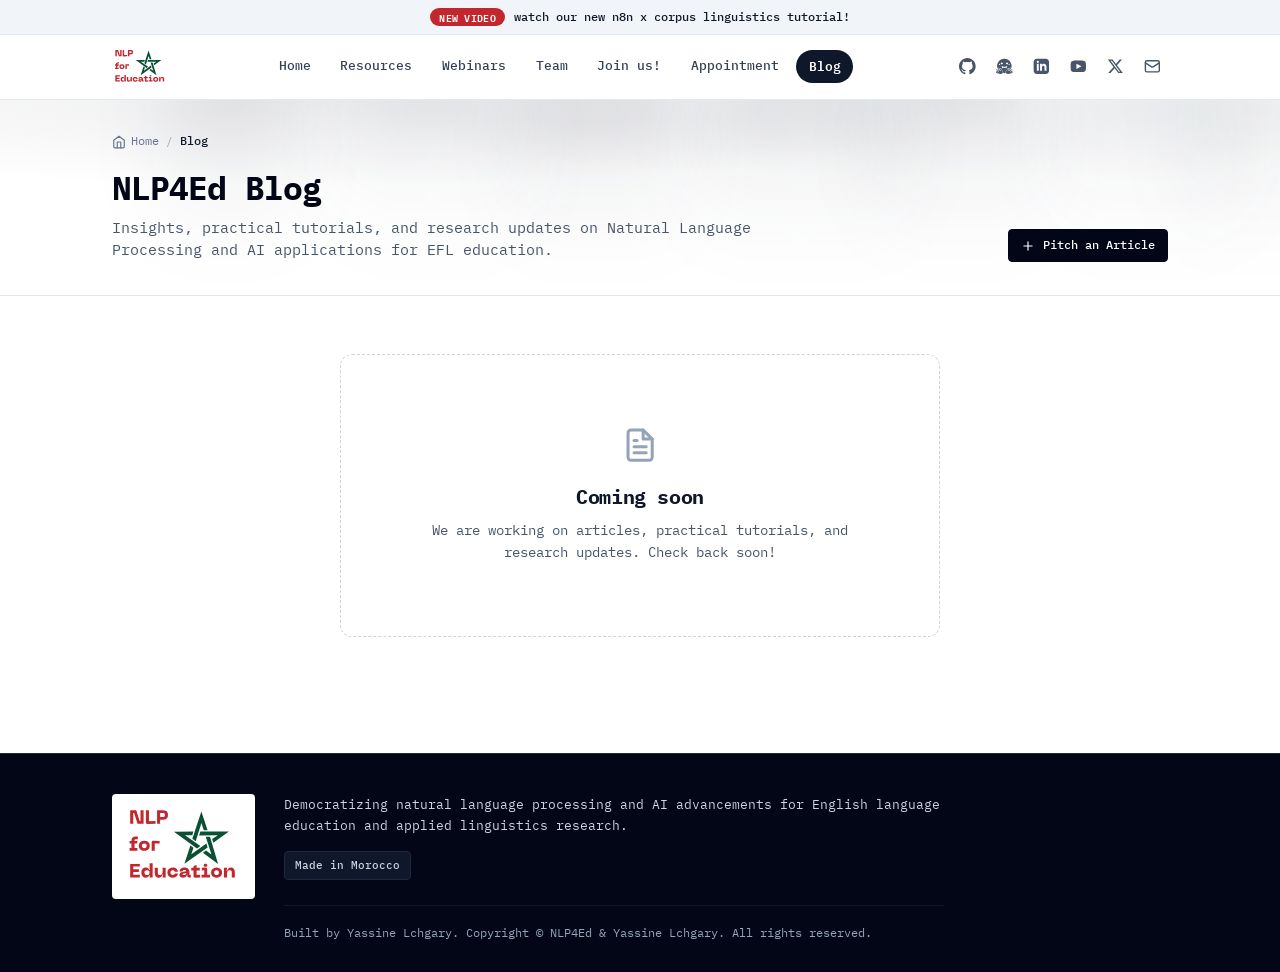
<file: blog/index.html>
<!DOCTYPE html>
<html lang="en">
<head>
  <meta charset="UTF-8">
  <meta name="viewport" content="width=device-width, initial-scale=1.0">
  <title>Blog - NLP4Ed</title>
  <meta name="description" content="Read the latest articles, practical tutorials, and research updates on Natural Language Processing and AI in EFL education from the NLP4Ed team.">
  <meta name="author" content="Yassine Lchgary">
  <link rel="canonical" href="https://nlp4ed.com/blog/">

  <!-- social metadata -->
  <meta property="og:title" content="Blog - NLP4Ed">
  <meta property="og:description" content="Latest articles, practical tutorials, and research updates on NLP and AI in EFL education.">
  <meta property="og:type" content="website">
  <meta property="og:url" content="https://nlp4ed.com/blog/">
  <meta property="og:site_name" content="NLP4Ed">
  <meta property="og:image" content="https://nlp4ed.com/img/nlp4ed-og-image.png">
  <meta property="og:image:width" content="1200">
  <meta property="og:image:height" content="630">
  <meta property="og:image:alt" content="NLP4Ed - Natural Language Processing for Education">

  <!-- twitter card -->
  <meta name="twitter:card" content="summary_large_image">
  <meta name="twitter:site" content="@NLP4Ed">
  <meta name="twitter:title" content="Blog - NLP4Ed">
  <meta name="twitter:description" content="Latest articles, practical tutorials, and research updates on NLP and AI in EFL education.">
  <meta name="twitter:image" content="https://nlp4ed.com/img/nlp4ed-og-image.png">

  <link rel="icon" type="image/svg+xml" href="../img/nlp4ed_logo.svg">

  <!-- google font: ibm plex mono -->
  <link rel="preconnect" href="https://fonts.googleapis.com">
  <link rel="preconnect" href="https://fonts.gstatic.com" crossorigin>
  <link href="https://fonts.googleapis.com/css2?family=IBM+Plex+Mono:wght@400;500;600;700&display=swap" rel="stylesheet">

  <!-- core styles & blog styles -->
  <link rel="stylesheet" href="../css/style.css">
  <link rel="stylesheet" href="../css/blog.css">

  <!-- structured data -->
  <script type="application/ld+json">
  {
    "@context": "https://schema.org",
    "@type": "Blog",
    "name": "NLP4Ed Blog",
    "url": "https://nlp4ed.com/blog/",
    "description": "Articles, practical tutorials, and research updates on Natural Language Processing and AI in EFL education from the NLP4Ed team.",
    "publisher": {
      "@id": "https://nlp4ed.com/#organization"
    },
    "author": {
      "@id": "https://nlp4ed.com/#yassine-lchgary"
    },
    "inLanguage": "en"
  }
  </script>
</head>
<body class="blog-page">
  <!-- a11y skip link -->
  <a href="#blog-main" class="skip-link">Skip to main content</a>

  <!-- top announcement bar -->
  <div id="announcement-banner-container">
    <aside class="announcement-bar" role="region" aria-label="Announcement">
      <div class="container announcement-inner">
        <a href="https://youtu.be/QWANnIgvU74" target="_blank" rel="noopener noreferrer" class="announcement-link">
          <span class="announcement-badge">New Video</span>
          <span>watch our new n8n x corpus linguistics tutorial!</span>
        </a>
      </div>
    </aside>
  </div>

  <!-- navbar -->
  <header class="site-header">
    <div class="container nav-container">
      <a href="https://nlp4ed.com" class="brand-logo-link" aria-label="NLP4Ed Home">
        <img src="../img/nlp4ed_logo.svg" alt="NLP4Ed Logo" class="brand-logo-img" width="57" height="42">
      </a>

      <nav aria-label="Main Navigation">
        <ul class="nav-menu">
          <li><a href="../#home" class="nav-link">Home</a></li>
          <li><a href="../resources/" class="nav-link">Resources</a></li>
          <li><a href="../#webinars" class="nav-link">Webinars</a></li>
          <li><a href="../#team" class="nav-link">Team</a></li>
          <li><a href="https://forms.gle/PF9S8bcZaAtJB3YA8" target="_blank" rel="noopener noreferrer" class="nav-link">Join us!</a></li>
          <li><a href="https://calendly.com/yassine_l/nlp4ed" target="_blank" rel="noopener noreferrer" class="nav-link">Appointment</a></li>
          <li><a href="../blog/" class="nav-link active">Blog</a></li>
        </ul>
      </nav>

      <div class="nav-actions">
        <div class="social-links" aria-label="Social Profiles">
          <a href="https://github.com/NLP4Ed" target="_blank" rel="noopener noreferrer" class="social-icon-btn" aria-label="GitHub">
            <svg class="icon icon-filled" viewBox="0 0 24 24"><path d="M12 0c-6.626 0-12 5.373-12 12 0 5.302 3.438 9.8 8.207 11.387.599.111.793-.261.793-.577v-2.234c-3.338.726-4.033-1.416-4.033-1.416-.546-1.387-1.333-1.756-1.333-1.756-1.089-.745.083-.729.083-.729 1.205.084 1.839 1.237 1.839 1.237 1.07 1.834 2.807 1.304 3.492.997.107-.775.418-1.305.762-1.604-2.665-.305-5.467-1.334-5.467-5.931 0-1.311.469-2.381 1.236-3.221-.124-.303-.535-1.524.117-3.176 0 0 1.008-.322 3.301 1.23.957-.266 1.983-.399 3.003-.404 1.02.005 2.047.138 3.006.404 2.291-1.552 3.297-1.23 3.297-1.23.653 1.653.242 2.874.118 3.176.77.84 1.235 1.911 1.235 3.221 0 4.609-2.807 5.624-5.479 5.921.43.372.823 1.102.823 2.222v3.293c0 .319.192.694.801.576 4.765-1.589 8.199-6.086 8.199-11.386 0-6.627-5.373-12-12-12z"/></svg>
          </a>
          <a href="https://huggingface.co/NLP4Ed" target="_blank" rel="noopener noreferrer" class="social-icon-btn" aria-label="Hugging Face">
            <svg class="icon icon-filled" viewBox="0 0 24 24" aria-hidden="true"><path d="M12.025 1.13c-5.77 0-10.449 4.647-10.449 10.378 0 1.112.178 2.181.503 3.185.064-.222.203-.444.416-.577a.96.96 0 0 1 .524-.15c.293 0 .584.124.84.284.278.173.48.408.71.694.226.282.458.611.684.951v-.014c.017-.324.106-.622.264-.874s.403-.487.762-.543c.3-.047.596.06.787.203s.31.313.4.467c.15.257.212.468.233.542.01.026.653 1.552 1.657 2.54.616.605 1.01 1.223 1.082 1.912.055.537-.096 1.059-.38 1.572.637.121 1.294.187 1.967.187.657 0 1.298-.063 1.921-.178-.287-.517-.44-1.041-.384-1.581.07-.69.465-1.307 1.081-1.913 1.004-.987 1.647-2.513 1.657-2.539.021-.074.083-.285.233-.542.09-.154.208-.323.4-.467a1.08 1.08 0 0 1 .787-.203c.359.056.604.29.762.543s.247.55.265.874v.015c.225-.34.457-.67.683-.952.23-.286.432-.52.71-.694.257-.16.547-.284.84-.285a.97.97 0 0 1 .524.151c.228.143.373.388.43.625l.006.04a10.3 10.3 0 0 0 .534-3.273c0-5.731-4.678-10.378-10.449-10.378M8.327 6.583a1.5 1.5 0 0 1 .713.174 1.487 1.487 0 0 1 .617 2.013c-.183.343-.762-.214-1.102-.094-.38.134-.532.914-.917.71a1.487 1.487 0 0 1 .69-2.803m7.486 0a1.487 1.487 0 0 1 .689 2.803c-.385.204-.536-.576-.916-.71-.34-.12-.92.437-1.103.094a1.487 1.487 0 0 1 .617-2.013 1.5 1.5 0 0 1 .713-.174m-10.68 1.55a.96.96 0 1 1 0 1.921.96.96 0 0 1 0-1.92m13.838 0a.96.96 0 1 1 0 1.92.96.96 0 0 1 0-1.92M8.489 11.458c.588.01 1.965 1.157 3.572 1.164 1.607-.007 2.984-1.155 3.572-1.164.196-.003.305.12.305.454 0 .886-.424 2.328-1.563 3.202-.22-.756-1.396-1.366-1.63-1.32q-.011.001-.02.006l-.044.026-.01.008-.03.024q-.018.017-.035.036l-.032.04a1 1 0 0 0-.058.09l-.014.025q-.049.088-.11.19a1 1 0 0 1-.083.116 1.2 1.2 0 0 1-.173.18q-.035.029-.075.058a1.3 1.3 0 0 1-.251-.243 1 1 0 0 1-.076-.107c-.124-.193-.177-.363-.337-.444-.034-.016-.104-.008-.2.022q-.094.03-.216.087-.06.028-.125.063l-.13.074q-.067.04-.136.086a3 3 0 0 0-.135.096 3 3 0 0 0-.26.219 2 2 0 0 0-.12.121 2 2 0 0 0-.106.128l-.002.002a2 2 0 0 0-.09.132l-.001.001a1.2 1.2 0 0 0-.105.212q-.013.036-.024.073c-1.139-.875-1.563-2.317-1.563-3.203 0-.334.109-.457.305-.454m.836 10.354c.824-1.19.766-2.082-.365-3.194-1.13-1.112-1.789-2.738-1.789-2.738s-.246-.945-.806-.858-.97 1.499.202 2.362c1.173.864-.233 1.45-.685.64-.45-.812-1.683-2.896-2.322-3.295s-1.089-.175-.938.647 2.822 2.813 2.562 3.244-1.176-.506-1.176-.506-2.866-2.567-3.49-1.898.473 1.23 2.037 2.16c1.564.932 1.686 1.178 1.464 1.53s-3.675-2.511-4-1.297c-.323 1.214 3.524 1.567 3.287 2.405-.238.839-2.71-1.587-3.216-.642-.506.946 3.49 2.056 3.522 2.064 1.29.33 4.568 1.028 5.713-.624m5.349 0c-.824-1.19-.766-2.082.365-3.194 1.13-1.112 1.789-2.738 1.789-2.738s.246-.945.806-.858.97 1.499-.202 2.362c-1.173.864.233 1.45.685.64.451-.812 1.683-2.896 2.322-3.295s1.089-.175.938.647-2.822 2.813-2.562 3.244 1.176-.506 1.176-.506 2.866-2.567 3.49-1.898-.473 1.23-2.037 2.16c-1.564.932-1.686 1.178-1.464 1.53s3.675-2.511 4-1.297c.323 1.214-3.524 1.567-3.287 2.405.238.839 2.71-1.587 3.216-.642.506.946-3.49 2.056-3.522 2.064-1.29.33-4.568 1.028-5.713-.624"/></svg>
          </a>
          <a href="https://www.linkedin.com/company/nlp4ed/" target="_blank" rel="noopener noreferrer" class="social-icon-btn" aria-label="LinkedIn">
            <svg class="icon icon-filled" viewBox="-1 -1 26 26"><path d="M19 0h-14c-2.761 0-5 2.239-5 5v14c0 2.761 2.239 5 5 5h14c2.762 0 5-2.239 5-5v-14c0-2.761-2.238-5-5-5zm-11 19h-3v-11h3v11zm-1.5-12.268c-.966 0-1.75-.79-1.75-1.764s.784-1.764 1.75-1.764 1.75.79 1.75 1.764-.783 1.764-1.75 1.764zm13.5 12.268h-3v-5.604c0-3.368-4-3.113-4 0v5.604h-3v-11h3v1.765c1.396-2.586 7-2.777 7 2.476v6.759z"/></svg>
          </a>
          <a href="https://www.youtube.com/@NLP4Ed" target="_blank" rel="noopener noreferrer" class="social-icon-btn" aria-label="YouTube">
            <svg class="icon icon-filled" viewBox="-1 -1 26 26"><path d="M19.615 3.184c-3.604-.246-11.631-.245-15.23 0-3.897.266-4.356 2.62-4.385 8.816.029 6.185.484 8.549 4.385 8.816 3.6.245 11.626.246 15.23 0 3.897-.266 4.356-2.62 4.385-8.816-.029-6.185-.484-8.549-4.385-8.816zm-10.615 12.816v-8l8 3.993-8 4.007z"/></svg>
          </a>
          <a href="https://x.com/NLP4Ed" target="_blank" rel="noopener noreferrer" class="social-icon-btn" aria-label="X (Twitter)">
            <svg class="icon icon-filled" viewBox="0 0 24 24"><path d="M18.244 2.25h3.308l-7.227 8.26 8.502 11.24H16.17l-5.214-6.817L4.99 21.75H1.68l7.73-8.835L1.254 2.25H8.08l4.713 6.231zm-1.161 17.52h1.833L7.084 4.126H5.117z"/></svg>
          </a>
          <a href="mailto:nlp4ed@gmail.com" class="social-icon-btn" aria-label="Email NLP4Ed">
            <svg class="icon" viewBox="0 0 24 24"><rect width="20" height="16" x="2" y="4" rx="2"></rect><path d="m22 7-8.97 5.7a1.94 1.94 0 0 1-2.06 0L2 7"></path></svg>
          </a>
        </div>

        <button type="button" class="mobile-toggle" aria-expanded="false" aria-label="Toggle navigation menu">
          <svg class="icon" viewBox="0 0 24 24"><line x1="3" y1="12" x2="21" y2="12"></line><line x1="3" y1="6" x2="21" y2="6"></line><line x1="3" y1="18" x2="21" y2="18"></line></svg>
        </button>
      </div>
    </div>
  </header>

  <!-- main blog page -->
  <main id="blog-main">
    <!-- blog hero section -->
    <section class="resources-hero">
      <!-- MagicUI Gray-Black Light Rays -->
      <div class="light-rays-container" aria-hidden="true">
        <div class="light-rays-ambient"></div>
        <div class="light-ray light-ray-1"></div>
        <div class="light-ray light-ray-2"></div>
        <div class="light-ray light-ray-3"></div>
        <div class="light-ray light-ray-4"></div>
        <div class="light-ray light-ray-5"></div>
        <div class="light-ray light-ray-6"></div>
        <div class="light-ray light-ray-7"></div>
      </div>

      <div class="container">
        <!-- breadcrumb -->
        <nav class="resources-breadcrumb" aria-label="Breadcrumb">
          <a href="../">
            <svg class="icon" style="width: 14px; height: 14px;" viewBox="0 0 24 24"><path d="m3 9 9-7 9 7v11a2 2 0 0 1-2 2H5a2 2 0 0 1-2-2z"></path><polyline points="9 22 9 12 15 12 15 22"></polyline></svg>
            Home
          </a>
          <span class="breadcrumb-separator">/</span>
          <span class="breadcrumb-current">Blog</span>
        </nav>

        <div class="resources-hero-inner">
          <div class="resources-hero-main">
            <h1 class="resources-hero-title">
              NLP4Ed Blog
            </h1>
            <p class="resources-hero-desc">
              Insights, practical tutorials, and research updates on Natural Language Processing and AI applications for EFL education.
            </p>
          </div>

          <div class="resources-hero-actions">
            <a href="mailto:nlp4ed@gmail.com?subject=Pitch%20an%20Article%20-%20NLP4Ed" class="btn-shadcn btn-shadcn-primary">
              <svg class="icon" style="width: 14px; height: 14px;" viewBox="0 0 24 24"><line x1="12" y1="5" x2="12" y2="19"></line><line x1="5" y1="12" x2="19" y2="12"></line></svg>
              Pitch an Article
            </a>
          </div>
        </div>
      </div>
    </section>

    <!-- coming soon section -->
    <section class="blog-content-section" aria-label="Blog Articles">
      <div class="container">
        <div class="blog-coming-soon">
          <svg class="icon blog-coming-soon-icon" viewBox="0 0 24 24" aria-hidden="true">
            <path d="M14 2H6a2 2 0 0 0-2 2v16a2 2 0 0 0 2 2h12a2 2 0 0 0 2-2V8z"></path>
            <polyline points="14 2 14 8 20 8"></polyline>
            <line x1="16" y1="13" x2="8" y2="13"></line>
            <line x1="16" y1="17" x2="8" y2="17"></line>
            <polyline points="10 9 9 9 8 9"></polyline>
          </svg>
          <h2 class="blog-coming-soon-title">Coming soon</h2>
          <p class="blog-coming-soon-desc">
            We are working on articles, practical tutorials, and research updates. Check back soon!
          </p>
        </div>
      </div>
    </section>
  </main>

  <!-- footer -->
  <footer class="site-footer">
    <div class="container">
      <div class="footer-layout">
        <div class="footer-logo-col">
          <a href="https://nlp4ed.com" class="footer-logo-link" aria-label="NLP4Ed Home">
            <img src="../img/nlp4ed_logo.svg" alt="NLP4Ed Logo" class="footer-logo-img" width="120" height="89" loading="lazy" decoding="async">
          </a>
        </div>

        <div class="footer-main-col">
          <p class="footer-tagline">
            Democratizing natural language processing and AI advancements for English language education and applied linguistics research.
          </p>

          <div class="country-badge">
            <span>Made in Morocco</span>
          </div>

          <div class="footer-divider"></div>

          <div class="footer-copyright">
            Built by Yassine Lchgary. Copyright &copy; NLP4Ed &amp; Yassine Lchgary. All rights reserved.
          </div>
        </div>
      </div>
    </div>
  </footer>

  <!-- scripts -->
  <script src="../js/lenis.min.js" defer></script>
  <script src="../js/config.js" defer></script>
  <script src="../js/main.js" defer></script>
</body>
</html>
</file>
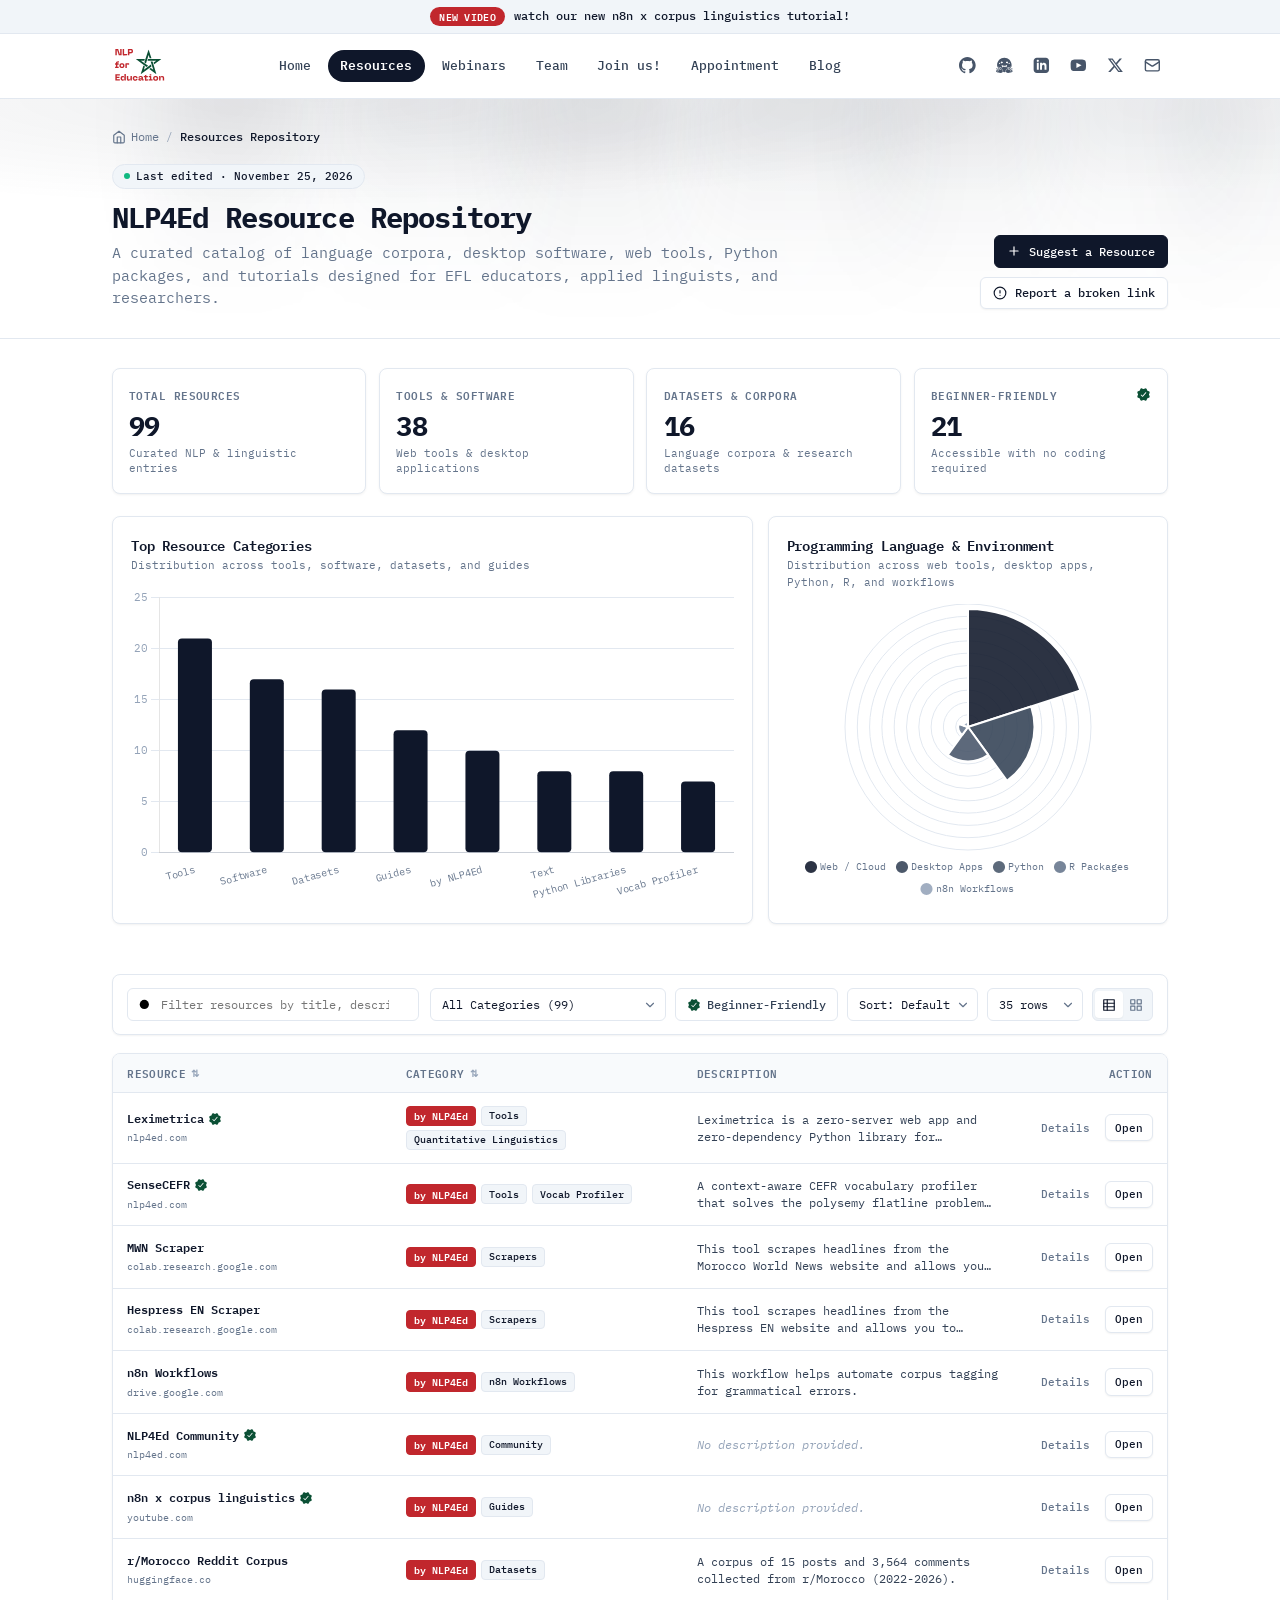
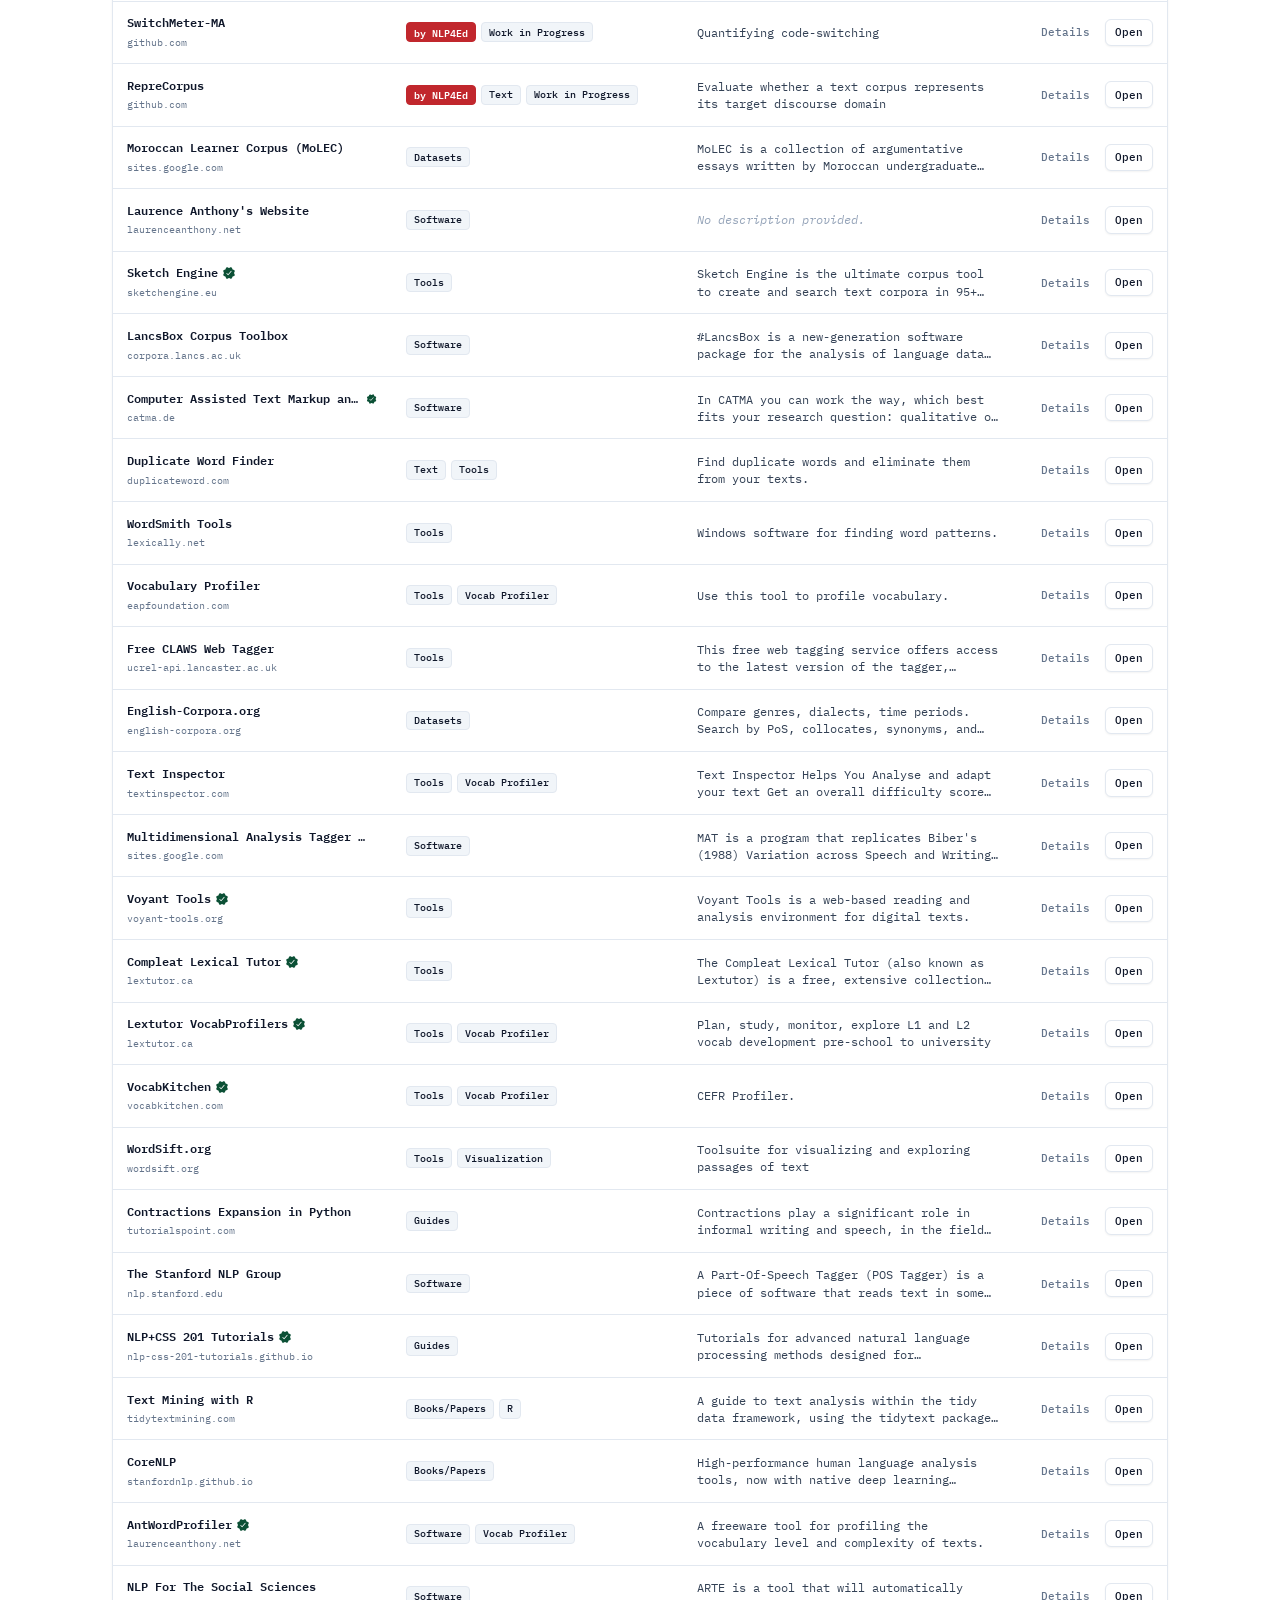
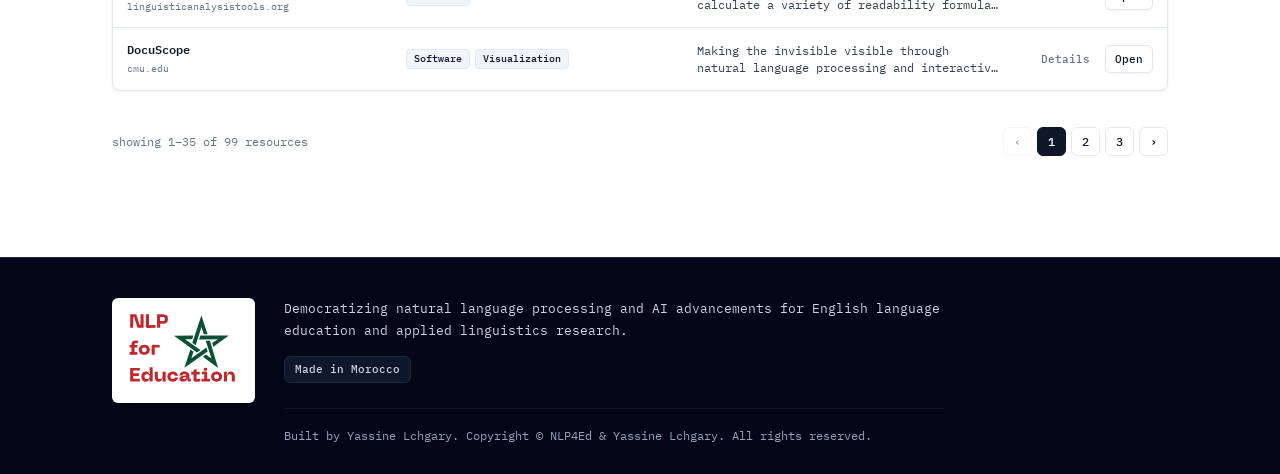
<file: resources/index.html>
<!DOCTYPE html>
<html lang="en">
<head>
  <meta charset="UTF-8">
  <meta name="viewport" content="width=device-width, initial-scale=1.0">
  <title>Resources Repository - NLP4Ed</title>
  <meta name="description" content="Explore NLP4Ed's curated repository of open-source tools, desktop software, datasets, guides, and NLP workflows for EFL teachers and researchers.">
  <meta name="author" content="Yassine Lchgary">
  <meta name="theme-color" content="#ffffff">
  <link rel="canonical" href="https://nlp4ed.com/resources/">

  <!-- og tags -->
  <meta property="og:title" content="NLP4Ed Resource Repository">
  <meta property="og:description" content="Curated tools, software, datasets, and guides for EFL education and applied linguistics.">
  <meta property="og:type" content="website">
  <meta property="og:url" content="https://nlp4ed.com/resources/">
  <meta property="og:site_name" content="NLP4Ed">
  <meta property="og:image" content="https://nlp4ed.com/img/nlp4ed-og-image.png">
  <meta property="og:image:width" content="1200">
  <meta property="og:image:height" content="630">
  <meta property="og:image:alt" content="NLP4Ed - Natural Language Processing for Education">

  <!-- twitter card -->
  <meta name="twitter:card" content="summary_large_image">
  <meta name="twitter:site" content="@NLP4Ed">
  <meta name="twitter:title" content="NLP4Ed Resource Repository">
  <meta name="twitter:description" content="Curated tools, software, datasets, and guides for EFL education and applied linguistics.">
  <meta name="twitter:image" content="https://nlp4ed.com/img/nlp4ed-og-image.png">

  <link rel="icon" type="image/svg+xml" href="../img/nlp4ed_logo.svg">

  <!-- google font: ibm plex mono (exact match with home page) -->
  <link rel="preconnect" href="https://fonts.googleapis.com">
  <link rel="preconnect" href="https://fonts.gstatic.com" crossorigin>
  <link href="https://fonts.googleapis.com/css2?family=IBM+Plex+Mono:wght@400;500;600;700&display=swap" rel="stylesheet">

  <!-- shared portal styles & dedicated resources styles -->
  <link rel="stylesheet" href="../css/style.css">
  <link rel="stylesheet" href="../css/resources.css">

  <!-- structured data -->
  <script type="application/ld+json">
  {
    "@context": "https://schema.org",
    "@type": "CollectionPage",
    "name": "NLP4Ed Resources Repository",
    "url": "https://nlp4ed.com/resources/",
    "description": "Curated repository of open-source tools, desktop software, datasets, guides, and NLP workflows for EFL teachers and applied linguistics researchers.",
    "isPartOf": {
      "@id": "https://nlp4ed.com/#website"
    },
    "publisher": {
      "@id": "https://nlp4ed.com/#organization"
    },
    "inLanguage": "en"
  }
  </script>
</head>
<body class="resources-page">
  <!-- a11y skip link -->
  <a href="#resources-main" class="skip-link">Skip to main content</a>

  <!-- top announcement bar -->
  <div id="announcement-banner-container">
    <aside class="announcement-bar" role="region" aria-label="Announcement">
      <div class="container announcement-inner">
        <a href="https://youtu.be/QWANnIgvU74" target="_blank" rel="noopener noreferrer" class="announcement-link">
          <span class="announcement-badge">New Video</span>
          <span>watch our new n8n x corpus linguistics tutorial!</span>
        </a>
      </div>
    </aside>
  </div>

  <!-- site header / navigation -->
  <header class="site-header">
    <div class="container nav-container">
      <a href="https://nlp4ed.com" class="brand-logo-link" aria-label="NLP4Ed Home">
        <img src="../img/nlp4ed_logo.svg" alt="NLP4Ed Logo" class="brand-logo-img" width="57" height="42">
      </a>

      <nav aria-label="Main Navigation">
        <ul class="nav-menu">
          <li><a href="../#home" class="nav-link">Home</a></li>
          <li><a href="../resources/" class="nav-link active">Resources</a></li>
          <li><a href="../#webinars" class="nav-link">Webinars</a></li>
          <li><a href="../#team" class="nav-link">Team</a></li>
          <li><a href="https://forms.gle/PF9S8bcZaAtJB3YA8" target="_blank" rel="noopener noreferrer" class="nav-link">Join us!</a></li>
          <li><a href="https://calendly.com/yassine_l/nlp4ed" target="_blank" rel="noopener noreferrer" class="nav-link">Appointment</a></li>
          <li><a href="../blog/" class="nav-link">Blog</a></li>
        </ul>
      </nav>

      <div class="nav-actions">
        <div class="social-links" aria-label="Social Profiles">
          <a href="https://github.com/NLP4Ed" target="_blank" rel="noopener noreferrer" class="social-icon-btn" aria-label="GitHub">
            <svg class="icon icon-filled" viewBox="0 0 24 24"><path d="M12 0c-6.626 0-12 5.373-12 12 0 5.302 3.438 9.8 8.207 11.387.599.111.793-.261.793-.577v-2.234c-3.338.726-4.033-1.416-4.033-1.416-.546-1.387-1.333-1.756-1.333-1.756-1.089-.745.083-.729.083-.729 1.205.084 1.839 1.237 1.839 1.237 1.07 1.834 2.807 1.304 3.492.997.107-.775.418-1.305.762-1.604-2.665-.305-5.467-1.334-5.467-5.931 0-1.311.469-2.381 1.236-3.221-.124-.303-.535-1.524.117-3.176 0 0 1.008-.322 3.301 1.23.957-.266 1.983-.399 3.003-.404 1.02.005 2.047.138 3.006.404 2.291-1.552 3.297-1.23 3.297-1.23.653 1.653.242 2.874.118 3.176.77.84 1.235 1.911 1.235 3.221 0 4.609-2.807 5.624-5.479 5.921.43.372.823 1.102.823 2.222v3.293c0 .319.192.694.801.576 4.765-1.589 8.199-6.086 8.199-11.386 0-6.627-5.373-12-12-12z"/></svg>
          </a>
          <a href="https://huggingface.co/NLP4Ed" target="_blank" rel="noopener noreferrer" class="social-icon-btn" aria-label="Hugging Face">
            <svg class="icon icon-filled" viewBox="0 0 24 24" aria-hidden="true"><path d="M12.025 1.13c-5.77 0-10.449 4.647-10.449 10.378 0 1.112.178 2.181.503 3.185.064-.222.203-.444.416-.577a.96.96 0 0 1 .524-.15c.293 0 .584.124.84.284.278.173.48.408.71.694.226.282.458.611.684.951v-.014c.017-.324.106-.622.264-.874s.403-.487.762-.543c.3-.047.596.06.787.203s.31.313.4.467c.15.257.212.468.233.542.01.026.653 1.552 1.657 2.54.616.605 1.01 1.223 1.082 1.912.055.537-.096 1.059-.38 1.572.637.121 1.294.187 1.967.187.657 0 1.298-.063 1.921-.178-.287-.517-.44-1.041-.384-1.581.07-.69.465-1.307 1.081-1.913 1.004-.987 1.647-2.513 1.657-2.539.021-.074.083-.285.233-.542.09-.154.208-.323.4-.467a1.08 1.08 0 0 1 .787-.203c.359.056.604.29.762.543s.247.55.265.874v.015c.225-.34.457-.67.683-.952.23-.286.432-.52.71-.694.257-.16.547-.284.84-.285a.97.97 0 0 1 .524.151c.228.143.373.388.43.625l.006.04a10.3 10.3 0 0 0 .534-3.273c0-5.731-4.678-10.378-10.449-10.378M8.327 6.583a1.5 1.5 0 0 1 .713.174 1.487 1.487 0 0 1 .617 2.013c-.183.343-.762-.214-1.102-.094-.38.134-.532.914-.917.71a1.487 1.487 0 0 1 .69-2.803m7.486 0a1.487 1.487 0 0 1 .689 2.803c-.385.204-.536-.576-.916-.71-.34-.12-.92.437-1.103.094a1.487 1.487 0 0 1 .617-2.013 1.5 1.5 0 0 1 .713-.174m-10.68 1.55a.96.96 0 1 1 0 1.921.96.96 0 0 1 0-1.92m13.838 0a.96.96 0 1 1 0 1.92.96.96 0 0 1 0-1.92M8.489 11.458c.588.01 1.965 1.157 3.572 1.164 1.607-.007 2.984-1.155 3.572-1.164.196-.003.305.12.305.454 0 .886-.424 2.328-1.563 3.202-.22-.756-1.396-1.366-1.63-1.32q-.011.001-.02.006l-.044.026-.01.008-.03.024q-.018.017-.035.036l-.032.04a1 1 0 0 0-.058.09l-.014.025q-.049.088-.11.19a1 1 0 0 1-.083.116 1.2 1.2 0 0 1-.173.18q-.035.029-.075.058a1.3 1.3 0 0 1-.251-.243 1 1 0 0 1-.076-.107c-.124-.193-.177-.363-.337-.444-.034-.016-.104-.008-.2.022q-.094.03-.216.087-.06.028-.125.063l-.13.074q-.067.04-.136.086a3 3 0 0 0-.135.096 3 3 0 0 0-.26.219 2 2 0 0 0-.12.121 2 2 0 0 0-.106.128l-.002.002a2 2 0 0 0-.09.132l-.001.001a1.2 1.2 0 0 0-.105.212q-.013.036-.024.073c-1.139-.875-1.563-2.317-1.563-3.203 0-.334.109-.457.305-.454m.836 10.354c.824-1.19.766-2.082-.365-3.194-1.13-1.112-1.789-2.738-1.789-2.738s-.246-.945-.806-.858-.97 1.499.202 2.362c1.173.864-.233 1.45-.685.64-.45-.812-1.683-2.896-2.322-3.295s-1.089-.175-.938.647 2.822 2.813 2.562 3.244-1.176-.506-1.176-.506-2.866-2.567-3.49-1.898.473 1.23 2.037 2.16c1.564.932 1.686 1.178 1.464 1.53s-3.675-2.511-4-1.297c-.323 1.214 3.524 1.567 3.287 2.405-.238.839-2.71-1.587-3.216-.642-.506.946 3.49 2.056 3.522 2.064 1.29.33 4.568 1.028 5.713-.624m5.349 0c-.824-1.19-.766-2.082.365-3.194 1.13-1.112 1.789-2.738 1.789-2.738s.246-.945.806-.858.97 1.499-.202 2.362c-1.173.864.233 1.45.685.64.451-.812 1.683-2.896 2.322-3.295s1.089-.175.938.647-2.822 2.813-2.562 3.244 1.176-.506 1.176-.506 2.866-2.567 3.49-1.898-.473 1.23-2.037 2.16c-1.564.932-1.686 1.178-1.464 1.53s3.675-2.511 4-1.297c.323 1.214-3.524 1.567-3.287 2.405.238.839 2.71-1.587 3.216-.642.506.946-3.49 2.056-3.522 2.064-1.29.33-4.568 1.028-5.713-.624"/></svg>
          </a>
          <a href="https://www.linkedin.com/company/nlp4ed/" target="_blank" rel="noopener noreferrer" class="social-icon-btn" aria-label="LinkedIn">
            <svg class="icon icon-filled" viewBox="-1 -1 26 26"><path d="M19 0h-14c-2.761 0-5 2.239-5 5v14c0 2.761 2.239 5 5 5h14c2.762 0 5-2.239 5-5v-14c0-2.761-2.238-5-5-5zm-11 19h-3v-11h3v11zm-1.5-12.268c-.966 0-1.75-.79-1.75-1.764s.784-1.764 1.75-1.764 1.75.79 1.75 1.764-.783 1.764-1.75 1.764zm13.5 12.268h-3v-5.604c0-3.368-4-3.113-4 0v5.604h-3v-11h3v1.765c1.396-2.586 7-2.777 7 2.476v6.759z"/></svg>
          </a>
          <a href="https://www.youtube.com/@NLP4Ed" target="_blank" rel="noopener noreferrer" class="social-icon-btn" aria-label="YouTube">
            <svg class="icon icon-filled" viewBox="-1 -1 26 26"><path d="M19.615 3.184c-3.604-.246-11.631-.245-15.23 0-3.897.266-4.356 2.62-4.385 8.816.029 6.185.484 8.549 4.385 8.816 3.6.245 11.626.246 15.23 0 3.897-.266 4.356-2.62 4.385-8.816-.029-6.185-.484-8.549-4.385-8.816zm-10.615 12.816v-8l8 3.993-8 4.007z"/></svg>
          </a>
          <a href="https://x.com/NLP4Ed" target="_blank" rel="noopener noreferrer" class="social-icon-btn" aria-label="X (Twitter)">
            <svg class="icon icon-filled" viewBox="0 0 24 24"><path d="M18.244 2.25h3.308l-7.227 8.26 8.502 11.24H16.17l-5.214-6.817L4.99 21.75H1.68l7.73-8.835L1.254 2.25H8.08l4.713 6.231zm-1.161 17.52h1.833L7.084 4.126H5.117z"/></svg>
          </a>
          <a href="mailto:nlp4ed@gmail.com" class="social-icon-btn" aria-label="Email NLP4Ed">
            <svg class="icon" viewBox="0 0 24 24"><rect width="20" height="16" x="2" y="4" rx="2"></rect><path d="m22 7-8.97 5.7a1.94 1.94 0 0 1-2.06 0L2 7"></path></svg>
          </a>
        </div>

        <button type="button" class="mobile-toggle" aria-expanded="false" aria-label="Toggle navigation menu">
          <svg class="icon" viewBox="0 0 24 24"><line x1="3" y1="12" x2="21" y2="12"></line><line x1="3" y1="6" x2="21" y2="6"></line><line x1="3" y1="18" x2="21" y2="18"></line></svg>
        </button>
      </div>
    </div>
  </header>

  <main id="resources-main">
    <!-- hero header section -->
    <section class="resources-hero">
      <!-- MagicUI Light Rays ambient effect -->
      <div class="light-rays-container" aria-hidden="true">
        <div class="light-rays-ambient"></div>
        <div class="light-ray light-ray-1"></div>
        <div class="light-ray light-ray-2"></div>
        <div class="light-ray light-ray-3"></div>
        <div class="light-ray light-ray-4"></div>
        <div class="light-ray light-ray-5"></div>
        <div class="light-ray light-ray-6"></div>
        <div class="light-ray light-ray-7"></div>
      </div>
      <div class="container">
        <!-- breadcrumb -->
        <nav class="resources-breadcrumb" aria-label="Breadcrumb">
          <a href="https://nlp4ed.com">
            <svg class="icon" style="width: 14px; height: 14px;" viewBox="0 0 24 24"><path d="m3 9 9-7 9 7v11a2 2 0 0 1-2 2H5a2 2 0 0 1-2-2z"></path><polyline points="9 22 9 12 15 12 15 22"></polyline></svg>
            Home
          </a>
          <span class="breadcrumb-separator">/</span>
          <span style="color: var(--fg-primary); font-weight: 500;">Resources Repository</span>
        </nav>

        <div class="resources-hero-inner">
          <div class="resources-hero-main">
            <div class="hero-pill-badge">
              <span class="hero-pill-dot"></span>
              <span>Last edited &middot; November 25, 2026</span>
            </div>
            <h1 class="resources-hero-title">
              NLP4Ed Resource Repository
            </h1>
            <p class="resources-hero-desc">
              A curated catalog of language corpora, desktop software, web tools, Python packages, and tutorials designed for EFL educators, applied linguists, and researchers.
            </p>
          </div>

          <div class="resources-hero-actions">
            <a href="https://forms.gle/CfJCcztDZGZc7Yio9" target="_blank" rel="noopener noreferrer" class="btn-shadcn btn-shadcn-primary">
              <svg class="icon" style="width: 14px; height: 14px;" viewBox="0 0 24 24"><line x1="12" y1="5" x2="12" y2="19"></line><line x1="5" y1="12" x2="19" y2="12"></line></svg>
              Suggest a Resource
            </a>
            <a href="mailto:nlp4ed@gmail.com?subject=Report%20a%20Broken%20Link%20-%20NLP4Ed" class="btn-shadcn btn-shadcn-outline">
              <svg class="icon" style="width: 14px; height: 14px;" viewBox="0 0 24 24"><circle cx="12" cy="12" r="10"></circle><line x1="12" y1="8" x2="12" y2="12"></line><line x1="12" y1="16" x2="12.01" y2="16"></line></svg>
              Report a broken link
            </a>
          </div>
        </div>
      </div>
    </section>

    <!-- stats overview section -->
    <section class="resources-stats-section" aria-label="Repository Statistics">
      <div class="container">
        <!-- 4 key metric cards -->
        <div class="stats-overview-grid">
          <div class="shadcn-metric-card">
            <div class="metric-header">
              <span class="metric-title">Total Resources</span>
            </div>
            <div id="metric-total" class="metric-value">99</div>
            <p class="metric-sub">Curated NLP &amp; linguistic entries</p>
          </div>

          <div class="shadcn-metric-card">
            <div class="metric-header">
              <span class="metric-title">Tools &amp; Software</span>
            </div>
            <div id="metric-tools" class="metric-value">38</div>
            <p class="metric-sub">Web tools &amp; desktop applications</p>
          </div>

          <div class="shadcn-metric-card">
            <div class="metric-header">
              <span class="metric-title">Datasets &amp; Corpora</span>
            </div>
            <div id="metric-datasets" class="metric-value">16</div>
            <p class="metric-sub">Language corpora &amp; research datasets</p>
          </div>

          <div class="shadcn-metric-card">
            <div class="metric-header">
              <span class="metric-title">Beginner-Friendly</span>
              <svg class="verified-badge-icon" viewBox="0 0 16 16" width="15" height="15" fill="#0B5035" aria-hidden="true">
                <path fill="#0B5035" d="m11.335 2.065l.076.153l.577 1.533c.045.12.14.216.261.261l1.48.555c.65.244.999.938.826 1.595l-.042.13l-.688 1.523a.45.45 0 0 0 0 .37l.653 1.439a1.34 1.34 0 0 1-.543 1.711l-.153.076l-1.533.577a.45.45 0 0 0-.261.261l-.555 1.48a1.34 1.34 0 0 1-1.595.826l-.13-.042l-1.523-.688a.45.45 0 0 0-.37 0l-1.439.654a1.34 1.34 0 0 1-1.711-.544l-.076-.153l-.577-1.533a.45.45 0 0 0-.261-.261l-1.48-.555a1.34 1.34 0 0 1-.826-1.595l.042-.13l.689-1.523a.45.45 0 0 0 0-.37l-.654-1.439a1.34 1.34 0 0 1 .543-1.711l.153-.076l1.533-.577a.45.45 0 0 0 .261-.261l.555-1.48a1.34 1.34 0 0 1 1.595-.826l.13.042l1.523.689a.45.45 0 0 0 .37 0l1.439-.654a1.34 1.34 0 0 1 1.711.543m-1.171 3.64L6.978 9.348L5.816 8.184a.447.447 0 1 0-.632.632l1.5 1.5a.447.447 0 0 0 .652-.022l3.5-4a.447.447 0 0 0-.672-.588"/>
              </svg>
            </div>
            <div id="metric-beginner" class="metric-value">21</div>
            <p class="metric-sub">Accessible with no coding required</p>
          </div>
        </div>

        <!-- interactive charts -->
        <div class="charts-grid">
          <!-- bar chart: category distribution -->
          <div class="shadcn-chart-card">
            <div class="chart-card-header">
              <div>
                <h3 class="chart-card-title">Top Resource Categories</h3>
                <p class="chart-card-subtitle">Distribution across tools, software, datasets, and guides</p>
              </div>
            </div>
            <div class="chart-canvas-wrapper">
              <canvas id="chart-categories" aria-label="Categories Bar Chart" role="img"></canvas>
            </div>
          </div>

          <!-- polar area chart: programming language & environment -->
          <div class="shadcn-chart-card">
            <div class="chart-card-header">
              <div>
                <h3 class="chart-card-title">Programming Language &amp; Environment</h3>
                <p class="chart-card-subtitle">Distribution across web tools, desktop apps, Python, R, and workflows</p>
              </div>
            </div>
            <div class="chart-canvas-wrapper polar-wrapper">
              <canvas id="chart-formats" aria-label="Programming Language and Environment Polar Area Chart" role="img"></canvas>
            </div>
          </div>
        </div>
      </div>
    </section>

    <!-- repository explorer / table & grid -->
    <section class="section" style="padding-top: 0;" aria-label="Resource Catalog">
      <div class="container">
        <!-- toolbar controls -->
        <div class="resources-toolbar-section">
          <div class="resources-toolbar">
            <div class="toolbar-top-row">
              <!-- search input -->
              <div class="search-input-wrapper">
                <svg class="search-icon-inside" viewBox="0 0 24 24"><circle cx="11" cy="11" r="8"></circle><line x1="21" y1="21" x2="16.65" y2="16.65"></line></svg>
                <input
                  type="text"
                  id="resources-search"
                  class="search-input-shadcn"
                  placeholder="Filter resources by title, description, or keyword..."
                  aria-label="Filter resources"
                >
                <button id="search-clear-btn" class="search-clear-btn" aria-label="Clear search">&times;</button>
              </div>

              <!-- filters & controls -->
              <div class="toolbar-controls">
                <!-- category select -->
                <select id="category-filter" class="shadcn-select" aria-label="Filter by Category">
                  <option value="all">All Categories (99)</option>
                  <option value="by NLP4Ed">by NLP4Ed (10)</option>
                  <option value="Tools">Tools (21)</option>
                  <option value="Software">Software (17)</option>
                  <option value="Datasets">Datasets (16)</option>
                  <option value="Guides">Guides (12)</option>
                  <option value="Python Libraries">Python Libraries (8)</option>
                  <option value="Text">Text &amp; Corpora (8)</option>
                  <option value="Books/Papers">Books &amp; Papers (7)</option>
                  <option value="Vocab Profiler">Vocab Profilers (7)</option>
                  <option value="Visualization">Visualization (5)</option>
                  <option value="Collections">Collections (5)</option>
                  <option value="Jupyter Notebooks">Jupyter Notebooks (4)</option>
                  <option value="KWIC">KWIC Concordancers (4)</option>
                  <option value="R">R Packages (4)</option>
                  <option value="Courses">Courses (2)</option>
                  <option value="Scrapers">Scrapers (2)</option>
                  <option value="Work in Progress">Work in Progress (2)</option>
                  <option value="Quantitative Linguistics">Quantitative Linguistics (1)</option>
                </select>

                <!-- beginner friendly toggle with solid green rosette -->
                <button type="button" id="beginner-toggle" class="toggle-filter-btn" aria-pressed="false" title="Beginner-Friendly Only">
                  <svg class="verified-badge-icon" viewBox="0 0 16 16" width="14" height="14" fill="#0B5035" aria-hidden="true">
                    <path fill="#0B5035" d="m11.335 2.065l.076.153l.577 1.533c.045.12.14.216.261.261l1.48.555c.65.244.999.938.826 1.595l-.042.13l-.688 1.523a.45.45 0 0 0 0 .37l.653 1.439a1.34 1.34 0 0 1-.543 1.711l-.153.076l-1.533.577a.45.45 0 0 0-.261.261l-.555 1.48a1.34 1.34 0 0 1-1.595.826l-.13-.042l-1.523-.688a.45.45 0 0 0-.37 0l-1.439.654a1.34 1.34 0 0 1-1.711-.544l-.076-.153l-.577-1.533a.45.45 0 0 0-.261-.261l-1.48-.555a1.34 1.34 0 0 1-.826-1.595l.042-.13l.689-1.523a.45.45 0 0 0 0-.37l-.654-1.439a1.34 1.34 0 0 1 .543-1.711l.153-.076l1.533-.577a.45.45 0 0 0 .261-.261l.555-1.48a1.34 1.34 0 0 1 1.595-.826l.13.042l1.523.689a.45.45 0 0 0 .37 0l1.439-.654a1.34 1.34 0 0 1 1.711.543m-1.171 3.64L6.978 9.348L5.816 8.184a.447.447 0 1 0-.632.632l1.5 1.5a.447.447 0 0 0 .652-.022l3.5-4a.447.447 0 0 0-.672-.588"/>
                  </svg>
                  <span>Beginner-Friendly</span>
                </button>

                <!-- sort select -->
                <select id="sort-select" class="shadcn-select" aria-label="Sort Order">
                  <option value="default">Sort: Default</option>
                  <option value="title-asc">Title (A &rarr; Z)</option>
                  <option value="title-desc">Title (Z &rarr; A)</option>
                  <option value="category">Category</option>
                </select>

                <!-- page size: 35 by 35 by default -->
                <select id="page-size-select" class="shadcn-select" aria-label="Rows per page">
                  <option value="35" selected>35 rows</option>
                  <option value="70">70 rows</option>
                  <option value="all">Show All</option>
                </select>

                <!-- view mode switcher -->
                <div class="view-mode-toggle" role="group" aria-label="View Mode">
                  <button type="button" id="view-table-btn" class="view-btn active" title="Table View" aria-label="Table View">
                    <svg class="icon" style="width: 14px; height: 14px;" viewBox="0 0 24 24"><path d="M3 3h18v18H3z"></path><path d="M3 9h18"></path><path d="M3 15h18"></path><path d="M9 3v18"></path></svg>
                  </button>
                  <button type="button" id="view-grid-btn" class="view-btn" title="Grid View" aria-label="Grid View">
                    <svg class="icon" style="width: 14px; height: 14px;" viewBox="0 0 24 24"><rect x="3" y="3" width="7" height="7"></rect><rect x="14" y="3" width="7" height="7"></rect><rect x="14" y="14" width="7" height="7"></rect><rect x="3" y="14" width="7" height="7"></rect></svg>
                  </button>
                </div>
              </div>
            </div>

            <!-- active filter chips bar -->
            <div id="active-filters-bar" class="active-filters-bar" style="display: none;">
              <div class="active-chips-list" id="active-chips-list"></div>
              <div style="display: flex; align-items: center; gap: 0.75rem;">
                <span id="results-count" class="results-count-text"></span>
                <button type="button" id="reset-filters-btn" class="btn-reset-filters">Reset filters</button>
              </div>
            </div>
          </div>
        </div>

        <!-- table view container (follows responsive-table guide) -->
        <div id="table-view-container" class="table-container-outer">
          <div tabindex="0" role="region" aria-label="NLP4Ed Resources Table" class="table-wrapper">
            <table class="shadcn-table">
              <thead>
                <tr>
                  <th class="sortable" data-sort="title">
                    <div class="th-sort-wrapper">
                      <span>Resource</span>
                      <span class="sort-indicator">&udarr;</span>
                    </div>
                  </th>
                  <th class="sortable" data-sort="category">
                    <div class="th-sort-wrapper">
                      <span>Category</span>
                      <span class="sort-indicator">&udarr;</span>
                    </div>
                  </th>
                  <th>Description</th>
                  <th style="text-align: right;">Action</th>
                </tr>
              </thead>
              <tbody id="resources-table-body">
                <!-- dynamically injected rows -->
              </tbody>
            </table>
          </div>
        </div>

        <!-- grid view container -->
        <div id="grid-view-container" style="display: none;">
          <div id="resources-cards-grid" class="resources-cards-grid">
            <!-- dynamically injected cards -->
          </div>
        </div>

        <!-- empty search results state -->
        <div id="empty-state" class="empty-state" style="display: none;">
          <svg class="empty-state-icon" viewBox="0 0 24 24"><circle cx="11" cy="11" r="8"></circle><line x1="21" y1="21" x2="16.65" y2="16.65"></line><line x1="8" y1="11" x2="14" y2="11"></line></svg>
          <h3 class="empty-state-title">No resources found</h3>
          <p class="empty-state-desc">
            No matching items found for your current search or filter combination. Try adjusting keywords or clearing active filters.
          </p>
          <button type="button" onclick="document.getElementById('reset-filters-btn').click()" class="btn-shadcn btn-shadcn-outline">
            Reset All Filters
          </button>
        </div>

        <!-- pagination container -->
        <div id="pagination-container" class="pagination-container">
          <div id="pagination-info" class="pagination-info">Showing 1&ndash;35 of 95 resources</div>
          <div id="pagination-actions" class="pagination-actions">
            <!-- dynamically generated pagination buttons -->
          </div>
        </div>
      </div>
    </section>
  </main>

  <!-- shadcn accessible dialog for resource quick preview -->
  <dialog id="preview-dialog" class="shadcn-dialog" aria-labelledby="dialog-title">
    <div class="dialog-content" data-lenis-prevent>
      <div class="dialog-header">
        <div>
          <h2 id="dialog-title" class="dialog-title">Resource Title</h2>
          <span id="dialog-domain" class="card-domain">example.com</span>
        </div>
        <button type="button" id="dialog-close-btn" class="dialog-close-btn" aria-label="Close dialog">&times;</button>
      </div>

      <div class="dialog-body">
        <p id="dialog-desc">Full description of the resource.</p>

        <div class="dialog-meta-list">
          <div class="dialog-meta-row">
            <span class="dialog-meta-label">Tags / Categories</span>
            <div id="dialog-tags" class="tags-badge-group"></div>
          </div>
        </div>
      </div>

      <div class="dialog-actions">
        <a id="dialog-open-btn" href="#" target="_blank" rel="noopener noreferrer" class="btn-shadcn btn-shadcn-primary">
          Open Website
        </a>
      </div>
    </div>
  </dialog>

  <!-- site footer (exact match with home page) -->
  <footer class="site-footer">
    <div class="container">
      <div class="footer-layout">
        <div class="footer-logo-col">
          <a href="https://nlp4ed.com" class="footer-logo-link" aria-label="NLP4Ed Home">
            <img src="../img/nlp4ed_logo.svg" alt="NLP4Ed Logo" class="footer-logo-img" width="120" height="89" loading="lazy" decoding="async">
          </a>
        </div>

        <div class="footer-main-col">
          <p class="footer-tagline">
            Democratizing natural language processing and AI advancements for English language education and applied linguistics research.
          </p>

          <div class="country-badge">
            <span>Made in Morocco</span>
          </div>

          <div class="footer-divider"></div>

          <div class="footer-copyright">
            Built by Yassine Lchgary. Copyright &copy; NLP4Ed &amp; Yassine Lchgary. All rights reserved.
          </div>
        </div>
      </div>
    </div>
  </footer>

  <!-- self-hosted vendor & app scripts -->
  <script src="../js/lenis.min.js" defer></script>
  <script src="../js/chart.min.js" defer></script>
  <script src="../js/resources-data.js" defer></script>
  <script src="../js/resources.js" defer></script>
  <script src="../js/main.js" defer></script>
</body>
</html>
</file>
<file: css/style.css>
/*
 * stylesheet: nlp4ed portal
 * palette: clean slate mono
 */

:root {
  /* slate neutrals */
  --slate-950: #020617;
  --slate-900: #0f172a;
  --slate-800: #1e293b;
  --slate-700: #334155;
  --slate-600: #475569;
  --slate-500: #64748b;
  --slate-400: #94a3b8;
  --slate-300: #cbd5e1;
  --slate-200: #e2e8f0;
  --slate-100: #f1f5f9;
  --slate-50:  #f8fafc;

  /* semantic tokens */
  --color-primary: #0f172a;
  --color-primary-dark: #020617;
  --color-primary-hover: #1e293b;
  --color-accent: #0f172a;
  --color-accent-word: #0f172a;
  --color-accent-underline: #64748b;

  /* surface & text */
  --color-bg: #ffffff;
  --color-surface: #f8fafc;
  --color-surface-card: #ffffff;
  --color-border: #e2e8f0;
  --color-border-card: #e2e8f0;
  --color-text: #0f172a;
  --color-text-body: #334155;
  --color-text-muted: #64748b;
  --color-white: #ffffff;

  /* typography */
  --font-mono: 'IBM Plex Mono', 'SFMono-Regular', Consolas, 'Liberation Mono', Menlo, Courier, monospace;

  /* dimensions */
  --container-max: 1100px;
  --nav-height: 64px;
  --radius-sm: 4px;
  --radius-md: 8px;
  --radius-lg: 12px;
  --radius-full: 9999px;

  /* transitions */
  --transition-fast: 150ms ease;
  --transition-base: 250ms ease;

  /* custom scrollbar tokens */
  --scrollbar-thumb: var(--slate-300);
  --scrollbar-thumb-hover: var(--slate-500);
  --scrollbar-thumb-active: var(--slate-700);
  --scrollbar-track: transparent;
}

/* reset */
*, *::before, *::after {
  box-sizing: border-box;
  margin: 0;
  padding: 0;
}

html {
  font-size: 14.5px;
  scroll-behavior: smooth;
  scroll-padding-top: calc(var(--nav-height) + 30px);
}

body {
  font-family: var(--font-mono);
  background-color: var(--color-bg);
  color: var(--color-text-body);
  line-height: 1.6;
  font-size: 0.95rem;
  -webkit-font-smoothing: antialiased;
  -moz-osx-font-smoothing: grayscale;
}

/* custom thin scrollbar styled like the website */
html, body, * {
  scrollbar-width: thin;
  scrollbar-color: var(--scrollbar-thumb) var(--scrollbar-track);
}

::-webkit-scrollbar {
  width: 6px;
  height: 6px;
}

::-webkit-scrollbar-track {
  background: var(--scrollbar-track);
}

::-webkit-scrollbar-thumb {
  background-color: var(--scrollbar-thumb);
  border-radius: var(--radius-full);
  transition: background-color var(--transition-fast);
}

::-webkit-scrollbar-thumb:hover {
  background-color: var(--scrollbar-thumb-hover);
}

::-webkit-scrollbar-thumb:active {
  background-color: var(--scrollbar-thumb-active);
}

::-webkit-scrollbar-corner {
  background: transparent;
}

/* ==========================================================================
   Lenis Smooth Scrolling (darkroomengineering/lenis)
   ========================================================================== */
html.lenis,
html.lenis body {
  height: auto;
}

html.lenis {
  scroll-behavior: auto !important;
}

.lenis:not(.lenis-autoToggle).lenis-stopped {
  overflow: clip;
}

.lenis [data-lenis-prevent],
.lenis [data-lenis-prevent-wheel],
.lenis [data-lenis-prevent-touch],
.lenis [data-lenis-prevent-vertical],
.lenis [data-lenis-prevent-horizontal] {
  overscroll-behavior: contain;
}

.lenis.lenis-smooth iframe {
  pointer-events: none;
}

.lenis.lenis-autoToggle {
  transition-property: overflow;
  transition-duration: 1ms;
  transition-behavior: allow-discrete;
}

img, svg {
  display: block;
  max-width: 100%;
}

a {
  color: var(--slate-900);
  text-decoration: none;
  transition: color var(--transition-fast);
}

a:hover {
  color: var(--slate-600);
  text-decoration: none;
}

button {
  font-family: inherit;
  cursor: pointer;
  border: none;
  background: none;
}

/* a11y skip link */
.skip-link {
  position: absolute;
  top: -100px;
  left: 1rem;
  background: var(--slate-900);
  color: var(--color-white);
  padding: 0.75rem 1.25rem;
  z-index: 9999;
  border-radius: var(--radius-sm);
  transition: top var(--transition-fast);
  font-weight: 600;
}

.skip-link:focus {
  top: 1rem;
}

:focus-visible {
  outline: 2px solid var(--slate-900);
  outline-offset: 3px;
}

/* layout container */
.container {
  width: 100%;
  max-width: var(--container-max);
  margin-left: auto;
  margin-right: auto;
  padding-left: 1.5rem;
  padding-right: 1.5rem;
}

/* bold accent on first words */
.accent-word {
  color: var(--slate-900);
  text-decoration: none;
  display: inline-block;
}

/* svg icon primitives */
.icon {
  width: 1.15rem;
  height: 1.15rem;
  fill: none;
  stroke: currentColor;
  stroke-width: 2;
  stroke-linecap: round;
  stroke-linejoin: round;
  flex-shrink: 0;
  display: inline-block;
  vertical-align: middle;
  overflow: visible !important;
}

.icon-filled {
  fill: currentColor;
  stroke: none;
  overflow: visible !important;
}

svg.icon,
.social-icon-btn svg,
.team-social-link svg,
.site-header svg,
.site-footer svg {
  overflow: visible !important;
}

/* top announcement bar */
.announcement-bar {
  background-color: var(--slate-100);
  color: var(--slate-900);
  padding: 0.5rem 1rem;
  font-size: 0.82rem;
  border-bottom: 1px solid var(--slate-200);
  position: relative;
  z-index: 100;
}

.announcement-inner {
  display: flex;
  align-items: center;
  justify-content: center;
  gap: 0.75rem;
  text-align: center;
  flex-wrap: wrap;
}

.announcement-badge {
  background-color: #C1272D;
  color: var(--color-white);
  padding: 0.2rem 0.65rem;
  border-radius: var(--radius-full);
  font-size: 0.72rem;
  font-weight: 600;
  letter-spacing: 0.03em;
  text-transform: uppercase;
  display: inline-flex;
  align-items: center;
  justify-content: center;
  line-height: 1.2;
  vertical-align: middle;
}

.announcement-link {
  color: var(--slate-900);
  text-decoration: none;
  font-weight: 500;
  display: inline-flex;
  align-items: center;
  gap: 0.6rem;
  transition: color var(--transition-fast);
}

.announcement-link:hover {
  color: var(--slate-600);
  text-decoration: none;
}

.announcement-arrow {
  width: 0.95rem;
  height: 0.95rem;
  stroke: currentColor;
  transition: transform var(--transition-fast);
}

.announcement-link:hover .announcement-arrow {
  transform: translateX(2px);
}

/* navbar */
.site-header {
  background-color: var(--color-white);
  border-bottom: 1px solid var(--color-border);
  position: sticky;
  top: 0;
  z-index: 90;
}

.nav-container {
  display: flex;
  align-items: center;
  justify-content: space-between;
  height: var(--nav-height);
  gap: 1.5rem;
}

.brand-logo-link {
  display: flex;
  align-items: center;
  text-decoration: none;
}

.brand-logo-img {
  height: 42px;
  width: auto;
  object-fit: contain;
}

.nav-menu {
  display: flex;
  align-items: center;
  list-style: none;
  gap: 0.35rem;
}

.nav-link {
  display: inline-block;
  padding: 0.45rem 0.85rem;
  color: var(--color-text-body);
  font-weight: 500;
  font-size: 0.88rem;
  border-radius: var(--radius-full);
  transition: all var(--transition-fast);
  white-space: nowrap;
}

.nav-link:hover {
  color: var(--slate-900);
  background-color: var(--slate-100);
}

.nav-link.active {
  background-color: var(--slate-900);
  color: var(--color-white);
  font-weight: 600;
}

.nav-actions {
  display: flex;
  align-items: center;
  gap: 0.65rem;
}

.social-links {
  display: flex;
  align-items: center;
  gap: 0.35rem;
}

.social-icon-btn {
  display: inline-flex;
  align-items: center;
  justify-content: center;
  width: 32px;
  height: 32px;
  border-radius: var(--radius-full);
  color: var(--slate-600);
  background-color: transparent;
  transition: color var(--transition-fast);
}

.social-icon-btn:hover {
  color: #000000;
  background-color: transparent;
}

.social-icon-btn svg {
  overflow: visible !important;
}

.mobile-toggle {
  display: none;
  padding: 0.5rem;
  border-radius: var(--radius-sm);
  color: var(--color-text);
}

.mobile-toggle:hover {
  background-color: var(--slate-100);
}

/* hero section */
.hero-section {
  background-color: var(--slate-50);
  color: var(--slate-900);
  padding: clamp(2.25rem, 5vw, 4rem) 0;
  border-bottom: 1px solid var(--slate-200);
  position: relative;
  overflow: hidden;
}

.hero-content {
  position: relative;
  z-index: 1;
  max-width: 820px;
  margin: 0 auto;
  text-align: center;
  display: flex;
  flex-direction: column;
  align-items: center;
  gap: 1.25rem;
}

/* ==========================================================================
   MagicUI Light Rays Ambient Background (Gray-Black Edition)
   ========================================================================== */
.light-rays-container {
  position: absolute;
  inset: 0;
  overflow: hidden;
  pointer-events: none;
  z-index: 0;
  user-select: none;
}

.light-rays-ambient {
  position: absolute;
  inset: 0;
  background:
    radial-gradient(ellipse 75% 60% at 25% 0%, rgba(15, 23, 42, 0.07), transparent 75%),
    radial-gradient(ellipse 70% 55% at 75% 0%, rgba(51, 65, 85, 0.06), transparent 75%);
  pointer-events: none;
}

.light-ray {
  position: absolute;
  top: -25%;
  height: 125%;
  transform-origin: top center;
  border-radius: 9999px;
  filter: blur(34px);
  pointer-events: none;
  will-change: transform, opacity;
  animation-name: lightRaySwing;
  animation-timing-function: ease-in-out;
  animation-iteration-count: infinite;
  animation-direction: alternate;
}

.light-ray-1 {
  left: 12%;
  width: 150px;
  background: linear-gradient(to bottom, rgba(15, 23, 42, 0.09), transparent 85%);
  --ray-rot-start: -24deg;
  --ray-rot-end: -16deg;
  --ray-op-min: 0.45;
  --ray-op-max: 0.85;
  animation-duration: 12s;
  animation-delay: 0s;
}

.light-ray-2 {
  left: 26%;
  width: 200px;
  background: linear-gradient(to bottom, rgba(51, 65, 85, 0.08), transparent 85%);
  --ray-rot-start: -14deg;
  --ray-rot-end: -6deg;
  --ray-op-min: 0.50;
  --ray-op-max: 0.90;
  animation-duration: 15s;
  animation-delay: -3s;
}

.light-ray-3 {
  left: 40%;
  width: 170px;
  background: linear-gradient(to bottom, rgba(15, 23, 42, 0.11), transparent 85%);
  --ray-rot-start: -6deg;
  --ray-rot-end: 2deg;
  --ray-op-min: 0.45;
  --ray-op-max: 0.85;
  animation-duration: 13s;
  animation-delay: -7s;
}

.light-ray-4 {
  left: 54%;
  width: 220px;
  background: linear-gradient(to bottom, rgba(30, 41, 59, 0.10), transparent 85%);
  --ray-rot-start: 1deg;
  --ray-rot-end: 9deg;
  --ray-op-min: 0.50;
  --ray-op-max: 0.95;
  animation-duration: 16s;
  animation-delay: -2s;
}

.light-ray-5 {
  left: 68%;
  width: 180px;
  background: linear-gradient(to bottom, rgba(15, 23, 42, 0.09), transparent 85%);
  --ray-rot-start: 8deg;
  --ray-rot-end: 17deg;
  --ray-op-min: 0.45;
  --ray-op-max: 0.85;
  animation-duration: 14s;
  animation-delay: -9s;
}

.light-ray-6 {
  left: 82%;
  width: 200px;
  background: linear-gradient(to bottom, rgba(51, 65, 85, 0.08), transparent 85%);
  --ray-rot-start: 16deg;
  --ray-rot-end: 25deg;
  --ray-op-min: 0.50;
  --ray-op-max: 0.90;
  animation-duration: 15s;
  animation-delay: -5s;
}

.light-ray-7 {
  left: 92%;
  width: 160px;
  background: linear-gradient(to bottom, rgba(15, 23, 42, 0.07), transparent 85%);
  --ray-rot-start: 22deg;
  --ray-rot-end: 30deg;
  --ray-op-min: 0.40;
  --ray-op-max: 0.80;
  animation-duration: 13s;
  animation-delay: -1s;
}

@keyframes lightRaySwing {
  0% {
    transform: translateX(-50%) rotate(var(--ray-rot-start, 0deg));
    opacity: var(--ray-op-min, 0.45);
  }
  100% {
    transform: translateX(-50%) rotate(var(--ray-rot-end, 8deg));
    opacity: var(--ray-op-max, 0.85);
  }
}

@media (prefers-reduced-motion: reduce) {
  .light-ray {
    animation: none !important;
    opacity: 0.35 !important;
  }
}

.hero-alert {
  position: relative;
  display: block;
  text-decoration: none;
  background-color: var(--color-white);
  color: var(--color-text);
  border: 1px solid var(--slate-300);
  border-radius: var(--radius-md);
  padding: 0.85rem 1.25rem;
  width: 100%;
  max-width: 720px;
  text-align: center;
  box-shadow: 0 1px 3px rgba(0, 0, 0, 0.04);
  cursor: default;
}

/* corner pulse on alert */
.hero-alert-corner {
  position: absolute;
  width: 20px;
  height: 20px;
  pointer-events: none;
  animation: cornerBlinkFade 3s ease-in-out infinite;
}

.hero-alert-corner.corner-tl {
  top: -1px;
  left: -1px;
  border-top: 2px solid var(--slate-900);
  border-left: 2px solid var(--slate-900);
  border-top-left-radius: var(--radius-md);
}

.hero-alert-corner.corner-tr {
  top: -1px;
  right: -1px;
  border-top: 2px solid var(--slate-900);
  border-right: 2px solid var(--slate-900);
  border-top-right-radius: var(--radius-md);
}

.hero-alert-corner.corner-bl {
  bottom: -1px;
  left: -1px;
  border-bottom: 2px solid var(--slate-900);
  border-left: 2px solid var(--slate-900);
  border-bottom-left-radius: var(--radius-md);
}

.hero-alert-corner.corner-br {
  bottom: -1px;
  right: -1px;
  border-bottom: 2px solid var(--slate-900);
  border-right: 2px solid var(--slate-900);
  border-bottom-right-radius: var(--radius-md);
}

@keyframes cornerBlinkFade {
  0%, 100% {
    opacity: 0.15;
    filter: drop-shadow(0 0 1px rgba(15, 23, 42, 0.1));
  }
  50% {
    opacity: 0.95;
    filter: drop-shadow(0 0 4px rgba(15, 23, 42, 0.35));
  }
}

.hero-alert-title {
  font-size: 1.1rem;
  font-weight: 700;
  color: var(--slate-900);
  margin-bottom: 0.25rem;
  letter-spacing: -0.01em;
  display: flex;
  align-items: center;
  justify-content: center;
  gap: 0.5rem;
}

.hero-alert-list {
  display: flex;
  flex-direction: column;
  gap: 0.4rem;
  margin-top: 0.35rem;
}

.hero-alert-desc {
  font-size: 0.88rem;
  color: var(--color-text-body);
  line-height: 1.45;
}

.hero-alert-item-link {
  color: inherit;
  text-decoration: none;
  cursor: pointer;
  transition: color var(--transition-fast);
}

.hero-alert-item-link:hover {
  color: var(--slate-950);
  text-decoration: underline;
  text-underline-offset: 3px;
}

.hero-alert-link {
  color: var(--slate-900);
  font-weight: 700;
  text-decoration: none;
}

.hero-alert-item-link:hover .hero-alert-link {
  color: var(--slate-950);
}

.hero-title {
  font-size: clamp(1.85rem, 4.2vw, 3.25rem);
  font-weight: 700;
  letter-spacing: -0.03em;
  line-height: 1.15;
  color: var(--slate-900);
  padding: 20px 0;
}

.hero-subtitle {
  font-size: clamp(1.1rem, 2.5vw, 1.45rem);
  font-weight: 400;
  color: var(--slate-600);
  max-width: 720px;
  line-height: 1.4;
}

.hero-cta-group {
  display: flex;
  gap: 1rem;
  flex-wrap: wrap;
  justify-content: center;
  margin-top: 0.5rem;
}

/* buttons */
.btn {
  display: inline-flex;
  align-items: center;
  justify-content: center;
  gap: 0.6rem;
  padding: 0.75rem 1.5rem;
  font-weight: 600;
  font-size: 0.9rem;
  border-radius: var(--radius-full);
  transition: all var(--transition-fast);
  cursor: pointer;
  white-space: nowrap;
  max-width: 100%;
}

.hero-btn {
  max-width: 100%;
  font-size: 1rem;
  padding: 0.85rem 1.7rem;
}

.hero-btn .btn-text {
  display: inline-block;
}

.hero-btn .btn-icon {
  flex-shrink: 0;
}

.btn-primary {
  background-color: var(--slate-900);
  color: var(--color-white);
  border: 2px solid var(--slate-900);
}

.btn-primary:hover {
  background-color: var(--slate-800);
  border-color: var(--slate-800);
  color: var(--color-white) !important;
}

.btn-solid-neutral {
  background-color: var(--slate-900);
  color: var(--color-white);
  border: 2px solid var(--slate-900);
}

.btn-solid-neutral:hover {
  background-color: var(--slate-800);
  border-color: var(--slate-800);
  color: var(--color-white) !important;
}

/* solid white button for dark cards */
.btn-solid-white {
  background-color: var(--color-white);
  color: var(--slate-950);
  border: 2px solid var(--color-white);
  font-weight: 600;
}

.btn-solid-white:hover {
  background-color: var(--slate-100);
  border-color: var(--slate-100);
  color: var(--slate-950) !important;
}

.btn-outline-neutral {
  background-color: transparent;
  color: var(--slate-900);
  border: 2px solid var(--slate-300);
}

.btn-outline-neutral:hover {
  background-color: var(--slate-900);
  border-color: var(--slate-900);
  color: var(--color-white);
}

.btn-sm {
  padding: 0.45rem 0.9rem;
  font-size: 0.8rem;
}

/* shared section styles */
.section {
  padding: clamp(2.5rem, 5vw, 4rem) 0;
}

.section-alt {
  background-color: var(--color-surface);
  border-top: 1px solid var(--color-border);
  border-bottom: 1px solid var(--color-border);
}

.section-header {
  margin-bottom: 2.25rem;
}

.section-header.text-center {
  text-align: center;
}

.section-title {
  font-size: clamp(1.6rem, 3vw, 2.1rem);
  font-weight: 700;
  color: var(--color-text);
  letter-spacing: -0.02em;
  margin-bottom: 0.5rem;
}

.section-subtitle {
  font-size: 0.95rem;
  color: var(--color-text-muted);
  max-width: 680px;
}

.section-header.text-center .section-subtitle {
  margin-left: auto;
  margin-right: auto;
}

/* heart section */
.grid-three {
  display: grid;
  grid-template-columns: repeat(auto-fit, minmax(280px, 1fr));
  gap: 1.5rem;
}

.heart-card {
  background-color: var(--color-surface-card);
  border: 1px solid var(--color-border);
  border-top: 4px solid var(--slate-900);
  border-radius: var(--radius-md);
  padding: 1.65rem;
  display: flex;
  flex-direction: column;
  gap: 0.85rem;
  box-shadow: 0 1px 3px rgba(0, 0, 0, 0.04);
  transition: transform var(--transition-fast), border-color var(--transition-fast);
}

.heart-card:hover {
  transform: translateY(-2px);
  border-color: var(--slate-400);
}

.heart-card-title {
  font-size: 1.25rem;
  font-weight: 700;
  color: var(--color-text);
}

.heart-card-text {
  font-size: 0.92rem;
  color: var(--color-text-body);
  line-height: 1.7;
  text-align: justify;
}

/* mission items */
.aim-list {
  display: flex;
  flex-direction: column;
  gap: 1.15rem;
  max-width: 880px;
  margin: 0 auto;
}

.aim-item {
  display: flex;
  align-items: flex-start;
  gap: 1.25rem;
  background-color: var(--color-white);
  border: 1px solid var(--color-border);
  border-radius: var(--radius-md);
  padding: 1.25rem 1.35rem;
  box-shadow: 0 1px 3px rgba(0, 0, 0, 0.03);
  transition: border-color var(--transition-fast);
}

.aim-item:hover {
  border-color: var(--slate-400);
}

.aim-icon-box {
  width: 42px;
  height: 42px;
  border-radius: var(--radius-sm);
  background-color: var(--slate-900);
  color: var(--color-white);
  display: flex;
  align-items: center;
  justify-content: center;
  flex-shrink: 0;
}

.aim-icon-box svg {
  width: 20px;
  height: 20px;
}

.aim-content {
  flex: 1;
}

.aim-title {
  font-size: 1.05rem;
  font-weight: 700;
  color: var(--color-text);
  margin-bottom: 0.25rem;
}

.aim-desc {
  font-size: 0.9rem;
  color: var(--color-text-body);
  line-height: 1.6;
}

/* stats counters */
.stats-section {
  background-color: var(--slate-50);
  color: var(--slate-900);
  padding: clamp(2.25rem, 4vw, 3.5rem) 0;
  border-top: 1px solid var(--slate-200);
  border-bottom: 1px solid var(--slate-200);
}

.stats-layout {
  display: grid;
  grid-template-columns: 1fr 1.5fr;
  gap: 2.25rem;
  align-items: center;
}

.stats-intro-title {
  font-size: 1.85rem;
  font-weight: 700;
  color: var(--slate-900);
  margin-bottom: 0.85rem;
}

.stats-intro-title .accent-word {
  color: var(--slate-900);
  text-decoration: none;
}

.stats-intro-desc {
  font-size: 0.95rem;
  color: var(--slate-600);
  line-height: 1.6;
}

.stats-grid {
  display: grid;
  grid-template-columns: repeat(3, 1fr);
  gap: 1rem;
}

.stat-box {
  display: flex;
  flex-direction: column;
  align-items: center;
  justify-content: center;
  text-decoration: none;
  background-color: var(--color-white);
  border: 1px solid var(--slate-200);
  border-radius: var(--radius-md);
  padding: 1.35rem 0.85rem;
  text-align: center;
  box-shadow: 0 1px 3px rgba(0, 0, 0, 0.03);
  transition: transform var(--transition-fast), border-color var(--transition-fast);
  color: inherit;
  cursor: pointer;
  min-height: 135px;
  height: 100%;
}

.stat-box:hover {
  border-color: var(--slate-400);
  transform: translateY(-2px);
  color: inherit;
}

.stat-number {
  font-size: clamp(2.25rem, 4vw, 3.25rem);
  font-weight: 700;
  color: var(--slate-900);
  line-height: 1.1;
  margin-bottom: 0.5rem;
}

.stat-label {
  font-size: 0.88rem;
  color: var(--slate-600);
  font-weight: 500;
}

/* resources section */
.resources-grid {
  display: grid;
  grid-template-columns: repeat(auto-fit, minmax(300px, 1fr));
  gap: 1.75rem;
}

.resource-card {
  background-color: var(--color-surface-card);
  border: 1px solid var(--color-border);
  border-radius: var(--radius-md);
  padding: 1.75rem;
  display: flex;
  flex-direction: column;
  justify-content: space-between;
  box-shadow: 0 1px 3px rgba(0, 0, 0, 0.04);
  transition: transform var(--transition-fast), border-color var(--transition-fast), box-shadow var(--transition-fast);
  position: relative;
}

/* black card variant with blinking corners */
.resource-card-featured-black {
  background-color: var(--slate-950);
  border-color: var(--slate-800);
  color: var(--slate-300);
}

.resource-card-featured-black .resource-title {
  color: var(--color-white);
}

.resource-card-featured-black .resource-tagline {
  color: var(--slate-400);
}

.resource-card-featured-black .resource-desc {
  color: var(--slate-300);
}

.resource-card-featured-black .resource-badge-dark {
  background-color: rgba(255, 255, 255, 0.12);
  color: #ffffff;
  border-color: rgba(255, 255, 255, 0.25);
}

.resource-card:hover {
  transform: translateY(-3px);
  border-color: var(--slate-400);
  box-shadow: 0 6px 14px rgba(0, 0, 0, 0.06);
}

.resource-card-header {
  margin-bottom: 1rem;
}

.resource-badge {
  display: inline-flex;
  align-items: center;
  padding: 0.15rem 0.55rem;
  font-size: 0.72rem;
  font-weight: 600;
  border-radius: var(--radius-sm);
  text-transform: uppercase;
  letter-spacing: 0.02em;
  margin-bottom: 0.75rem;
  background-color: var(--slate-100);
  color: var(--slate-900);
  border: 1px solid var(--slate-300);
  width: fit-content;
}

.resource-badge-featured {
  background-color: var(--slate-900);
  color: var(--color-white);
  border-color: var(--slate-900);
}

.resource-title {
  font-size: 1.3rem;
  font-weight: 700;
  color: var(--color-text);
  line-height: 1.25;
}

.resource-tagline {
  font-size: 0.85rem;
  color: var(--slate-600);
  font-weight: 600;
  margin-top: 0.35rem;
}

.resource-desc {
  font-size: 0.9rem;
  color: var(--color-text-body);
  line-height: 1.6;
  margin-bottom: 1.25rem;
  flex: 1;
}

.resource-doi {
  font-size: 0.76rem;
  color: var(--slate-500);
  margin-bottom: 1.25rem;
  word-break: break-all;
}

.resource-doi a {
  color: var(--slate-700);
  text-decoration: none;
}

.resource-doi a:hover {
  color: var(--slate-950);
  text-decoration: none;
}

.resource-actions {
  display: flex;
  align-items: center;
  gap: 0.65rem;
  flex-wrap: wrap;
  padding-top: 1rem;
  border-top: 1px solid var(--color-border);
}

/* webinar wrapper */
.webinar-wrapper {
  background-color: var(--color-white);
  border: 1px solid var(--color-border);
  border-radius: var(--radius-md);
  padding: 0.85rem;
  box-shadow: 0 1px 3px rgba(0, 0, 0, 0.04);
  max-width: 920px;
  margin: 0 auto;
}

.webinar-iframe-container {
  width: 100%;
  position: relative;
  overflow: hidden;
  border-radius: var(--radius-sm);
  background-color: #f8fafc;
}

.webinar-iframe-container iframe {
  width: 100%;
  height: 420px;
  border: 1px solid #bfcbda88;
  border-radius: 4px;
  display: block;
}

.webinar-footer-note {
  margin-top: 0.85rem;
  font-size: 0.85rem;
  color: var(--color-text-muted);
  text-align: center;
  display: flex;
  align-items: center;
  justify-content: center;
  gap: 0.5rem;
}

.webinar-profile-link {
  display: inline-flex;
  align-items: center;
  gap: 0.45rem;
  color: var(--slate-600);
  text-decoration: none;
  font-weight: 500;
  transition: color var(--transition-fast);
}

.webinar-profile-link:hover {
  color: var(--slate-900);
  text-decoration: none;
}

.icon-sm {
  width: 0.9rem;
  height: 0.9rem;
}

/* team cards */
.team-grid {
  display: grid;
  grid-template-columns: repeat(auto-fit, minmax(300px, 1fr));
  gap: 1.5rem;
  max-width: 900px;
  margin: 0 auto;
}

.team-card {
  background-color: var(--color-white);
  border: 1px solid var(--color-border);
  border-radius: var(--radius-md);
  padding: 1.65rem;
  display: flex;
  gap: 1.25rem;
  align-items: flex-start;
  box-shadow: 0 1px 3px rgba(0, 0, 0, 0.04);
  transition: border-color var(--transition-fast);
}

.team-card:hover {
  border-color: var(--slate-400);
}

.team-avatar-wrapper {
  width: 70px;
  height: 70px;
  border-radius: var(--radius-full);
  overflow: hidden;
  flex-shrink: 0;
  border: 2px solid var(--slate-300);
  background-color: var(--slate-100);
  display: flex;
  align-items: center;
  justify-content: center;
}

.team-avatar {
  width: 100%;
  height: 100%;
  object-fit: cover;
}

.team-info {
  flex: 1;
}

.team-name {
  font-size: 1.15rem;
  font-weight: 700;
  color: var(--color-text);
  line-height: 1.2;
}

.team-role {
  font-size: 0.85rem;
  color: var(--slate-600);
  font-weight: 600;
  margin-bottom: 0.5rem;
}

.team-bio {
  font-size: 0.88rem;
  color: var(--color-text-body);
  line-height: 1.6;
  margin-bottom: 1.15rem;
}

.team-social-links {
  display: flex;
  align-items: center;
  gap: 0.85rem;
  margin-top: 0.75rem;
}

.team-social-link {
  display: inline-flex;
  align-items: center;
  justify-content: center;
  color: var(--slate-600);
  text-decoration: none;
  transition: color var(--transition-fast);
}

.team-social-link:hover {
  color: #000000;
}

.team-social-link svg {
  width: 20px;
  height: 20px;
}

.team-card .btn-solid-neutral {
  background-color: var(--slate-600);
  border-color: var(--slate-600);
  color: var(--color-white);
}

.team-card .btn-solid-neutral:hover {
  background-color: #000000;
  border-color: #000000;
  color: var(--color-white) !important;
}

/* footer */
.site-footer {
  background-color: var(--slate-950);
  color: var(--color-white);
  border-top: 1px solid var(--slate-800);
  padding: 2.75rem 0 2rem;
  font-size: 0.85rem;
}

.footer-layout {
  display: flex;
  align-items: flex-start;
  gap: 2rem;
}

.footer-logo-col {
  flex-shrink: 0;
}

.footer-logo-link {
  display: inline-flex;
  align-items: center;
  justify-content: center;
  background-color: var(--color-white);
  padding: 0.55rem 0.8rem;
  border-radius: var(--radius-sm);
  transition: transform var(--transition-fast);
}

.footer-logo-link:hover {
  transform: translateY(-2px);
}

.footer-logo-img {
  width: 120px;
  height: auto;
  display: block;
}

.footer-main-col {
  flex: 1;
  max-width: 660px;
}

.footer-tagline {
  color: var(--slate-300);
  font-size: 0.9rem;
  line-height: 1.65;
  margin-bottom: 1rem;
}

.country-badge {
  display: inline-flex;
  align-items: center;
  gap: 0.45rem;
  background-color: var(--slate-900);
  color: var(--slate-300);
  border: 1px solid var(--slate-800);
  padding: 0.28rem 0.7rem;
  border-radius: var(--radius-sm);
  font-size: 0.78rem;
  font-weight: 500;
  width: fit-content;
}

.footer-divider {
  margin-top: 1.75rem;
  margin-bottom: 1.25rem;
  border-top: 1px solid var(--slate-900);
  width: 100%;
}

.footer-copyright {
  color: var(--slate-400);
  font-size: 0.8rem;
}

@media (max-width: 640px) {
  .footer-layout {
    flex-direction: column;
    gap: 1.5rem;
  }
}

/* responsive breakpoints */
@media (max-width: 992px) {
  .site-header {
    position: sticky;
    top: 0;
  }

  .nav-container {
    height: 64px;
  }

  .brand-logo-img {
    height: 40px;
  }

  .nav-actions .social-links {
    display: none;
  }

  .nav-menu {
    display: none;
    position: absolute;
    top: 64px;
    left: 0;
    right: 0;
    background-color: var(--color-white);
    border-bottom: 2px solid var(--slate-900);
    flex-direction: column;
    padding: 1.25rem 1.5rem;
    gap: 0.5rem;
    box-shadow: 0 12px 24px rgba(0, 0, 0, 0.12);
  }

  .nav-menu.open {
    display: flex;
  }

  .nav-menu li {
    width: 100%;
  }

  .nav-link {
    width: 100%;
    text-align: left;
    padding: 0.65rem 1rem;
    border-radius: var(--radius-sm);
    font-size: 0.95rem;
    border-bottom: 1px solid #f1f5f9;
  }

  .nav-link:hover {
    background-color: var(--slate-100);
  }

  .nav-link.active {
    background-color: var(--slate-900);
    color: var(--color-white);
    font-weight: 600;
  }

  .mobile-toggle {
    display: inline-flex;
    align-items: center;
    justify-content: center;
  }

  .stats-layout {
    grid-template-columns: 1fr;
    gap: 2rem;
  }
}

@media (max-width: 640px) {
  .container {
    padding-left: 1rem;
    padding-right: 1rem;
  }

  .hero-cta-group {
    flex-direction: column;
    width: 100%;
    align-items: center;
  }

  .hero-cta-group .btn {
    width: 100%;
    max-width: 100%;
    white-space: normal;
    text-align: center;
    font-size: clamp(0.8rem, 3.5vw, 0.92rem);
    padding: 0.7rem 0.95rem;
    gap: 0.45rem;
    line-height: 1.35;
  }

  .hero-cta-group .btn .icon {
    width: 0.95rem;
    height: 0.95rem;
    flex-shrink: 0;
  }

  .stats-grid {
    grid-template-columns: 1fr;
    gap: 1rem;
  }

  .team-card {
    flex-direction: column;
    align-items: center;
    text-align: center;
  }

  .aim-item {
    flex-direction: column;
    gap: 1rem;
  }
}

@media (max-width: 420px) {
  .hero-cta-group .btn {
    font-size: 0.8rem;
    padding: 0.65rem 0.75rem;
    gap: 0.35rem;
  }

  .hero-cta-group .btn .icon {
    width: 0.9rem;
    height: 0.9rem;
  }
}

/* ==========================================================================
   Smooth Page Loading & Transitions
   ========================================================================== */
@keyframes pageFadeIn {
  from {
    opacity: 0;
  }
  to {
    opacity: 1;
  }
}

body {
  animation: pageFadeIn 0.35s cubic-bezier(0.16, 1, 0.3, 1) both;
}

@view-transition {
  navigation: auto;
}

::view-transition-old(root),
::view-transition-new(root) {
  animation-duration: 0.25s;
  animation-timing-function: cubic-bezier(0.16, 1, 0.3, 1);
}

@media (prefers-reduced-motion: reduce) {
  body {
    animation: none !important;
    opacity: 1 !important;
  }
}
</file>
<file: css/blog.css>
/* ==========================================================================
   NLP4Ed Blog Styles (Unified with Resources Design System)
   Monochromatic, Light Mode, IBM Plex Mono & Inter Clean Design
   ========================================================================== */

/* breadcrumbs */
.resources-breadcrumb,
.blog-breadcrumb {
  display: flex;
  align-items: center;
  gap: 0.5rem;
  font-size: 0.8125rem;
  color: var(--slate-500);
  margin-bottom: 1.25rem;
  font-family: var(--font-mono);
  flex-wrap: wrap;
}

.resources-breadcrumb a,
.blog-breadcrumb a {
  display: inline-flex;
  align-items: center;
  gap: 0.35rem;
  color: var(--slate-500);
  text-decoration: none;
  transition: color var(--transition-fast);
}

.resources-breadcrumb a:hover,
.blog-breadcrumb a:hover {
  color: var(--slate-950);
}

.breadcrumb-separator {
  color: var(--slate-400);
  font-size: 0.75rem;
}

.breadcrumb-current {
  color: var(--slate-900);
  font-weight: 500;
}

/* ==========================================================================
   Hero Section (Unified with Resources Repository Hero)
   ========================================================================== */
.resources-hero,
.blog-hero {
  position: relative;
  overflow: hidden;
  padding: 2.25rem 0 2.25rem;
  border-bottom: 1px solid var(--slate-200);
  background-color: #ffffff;
}

.resources-hero .container,
.blog-hero .container {
  position: relative;
  z-index: 1;
}

.resources-hero-inner {
  display: flex;
  flex-direction: column;
  gap: 1.5rem;
}

@media (min-width: 768px) {
  .resources-hero-inner {
    flex-direction: row;
    align-items: flex-end;
    justify-content: space-between;
  }
}

.resources-hero-main {
  max-width: 720px;
}

.hero-pill-badge {
  display: inline-flex;
  align-items: center;
  gap: 0.45rem;
  padding: 0.25rem 0.75rem;
  border-radius: var(--radius-full);
  font-family: var(--font-mono);
  font-size: 0.75rem;
  font-weight: 500;
  background-color: var(--slate-100);
  color: var(--slate-900);
  border: 1px solid var(--slate-300);
  margin-bottom: 0.75rem;
}

.hero-pill-dot {
  width: 6px;
  height: 6px;
  border-radius: 50%;
  background-color: #10b981;
  box-shadow: 0 0 0 2px rgba(16, 185, 129, 0.2);
}

.resources-hero-title {
  font-family: var(--font-mono);
  font-size: clamp(1.85rem, 3.5vw, 2.25rem);
  font-weight: 700;
  letter-spacing: -0.03em;
  color: var(--slate-950);
  line-height: 1.2;
  margin-bottom: 0.6rem;
}

.resources-hero-desc {
  font-size: 1rem;
  color: var(--slate-600);
  line-height: 1.55;
  max-width: 680px;
}

.resources-hero-actions {
  display: flex;
  align-items: center;
  gap: 0.625rem;
  flex-wrap: wrap;
}

@media (min-width: 768px) {
  .resources-hero-actions {
    justify-content: flex-end;
    margin-left: auto;
    align-self: flex-end;
  }
}

/* shadcn-style action buttons */
.btn-shadcn {
  display: inline-flex;
  align-items: center;
  justify-content: center;
  gap: 0.5rem;
  height: 2.25rem;
  padding: 0 0.875rem;
  font-size: 0.8125rem;
  font-weight: 500;
  font-family: var(--font-mono);
  border-radius: var(--radius-sm);
  cursor: pointer;
  text-decoration: none;
  white-space: nowrap;
  transition: all var(--transition-fast);
  user-select: none;
  border: 1px solid transparent;
}

.btn-shadcn-primary {
  background-color: var(--slate-950);
  color: #ffffff;
  border-color: var(--slate-950);
}

.btn-shadcn-primary:hover {
  background-color: #000000;
  border-color: #000000;
  color: #ffffff;
}

.btn-shadcn-outline {
  background-color: #ffffff;
  color: var(--slate-800);
  border-color: var(--slate-300);
}

.btn-shadcn-outline:hover {
  background-color: var(--slate-100);
  color: var(--slate-950);
  border-color: var(--slate-400);
}

/* ==========================================================================
   Filter Tag Bar (Blog Index)
   ========================================================================== */
.blog-tag-filter-section {
  padding: 1.5rem 0 2rem;
  border-bottom: 1px solid var(--slate-200);
  background: var(--color-white);
}

.blog-tag-filter {
  display: flex;
  align-items: center;
  gap: 0.5rem;
  flex-wrap: wrap;
}

.tag-pill-btn {
  display: inline-flex;
  align-items: center;
  gap: 0.5rem;
  height: 2.25rem;
  padding: 0 0.875rem;
  font-size: 0.8125rem;
  font-weight: 500;
  font-family: var(--font-mono);
  color: var(--slate-700);
  background-color: var(--color-white);
  border: 1px solid var(--slate-300);
  border-radius: var(--radius-md);
  cursor: pointer;
  transition: all var(--transition-fast);
}

.tag-pill-btn:hover {
  background-color: var(--slate-100);
  border-color: var(--slate-400);
  color: #000000;
}

.tag-pill-btn.active {
  background-color: var(--slate-950);
  border-color: var(--slate-950);
  color: #ffffff;
}

.tag-pill-count {
  display: inline-flex;
  align-items: center;
  justify-content: center;
  min-width: 1.35rem;
  height: 1.35rem;
  padding: 0 0.35rem;
  border-radius: 4px;
  font-size: 0.7rem;
  font-weight: 600;
  background-color: var(--slate-100);
  color: var(--slate-700);
  border: 1px solid var(--slate-200);
}

.tag-pill-btn.active .tag-pill-count {
  background-color: rgba(255, 255, 255, 0.18);
  border-color: rgba(255, 255, 255, 0.3);
  color: #ffffff;
}

/* ==========================================================================
   Blog Cards Section & Grid
   ========================================================================== */
.blog-content-section {
  padding: 2.5rem 0 5rem;
}

.blog-grid {
  display: grid;
  grid-template-columns: 1fr;
  gap: 1.75rem;
}

@media (min-width: 680px) {
  .blog-grid {
    grid-template-columns: repeat(2, 1fr);
  }
}

@media (min-width: 1024px) {
  .blog-grid {
    grid-template-columns: repeat(3, 1fr);
  }
}

/* blog card */
.blog-card {
  display: flex;
  flex-direction: column;
  background-color: var(--color-white);
  border: 1px solid var(--slate-200);
  border-radius: var(--radius-lg);
  overflow: hidden;
  text-decoration: none;
  color: inherit;
  box-shadow: 0 1px 3px rgba(0, 0, 0, 0.04);
  transition: transform var(--transition-fast), border-color var(--transition-fast), box-shadow var(--transition-fast);
}

.blog-card:hover {
  transform: translateY(-3px);
  border-color: var(--slate-400);
  box-shadow: 0 8px 24px -4px rgba(0, 0, 0, 0.08);
}

.blog-card-media {
  position: relative;
  width: 100%;
  aspect-ratio: 16 / 9;
  overflow: hidden;
  background-color: var(--slate-900);
  border-bottom: 1px solid var(--slate-100);
}

.blog-card-media img {
  width: 100%;
  height: 100%;
  object-fit: cover;
  display: block;
  transition: transform 0.4s cubic-bezier(0.16, 1, 0.3, 1);
}

.blog-card:hover .blog-card-media img {
  transform: scale(1.05);
}

.blog-card-body {
  padding: 1.25rem 1.25rem 1.5rem;
  display: flex;
  flex-direction: column;
  flex-grow: 1;
}

.blog-badge-wrapper {
  display: flex;
  align-items: center;
  gap: 0.5rem;
  margin-bottom: 0.75rem;
}

/* Neutral Tag Badge - Non-colored */
.blog-tag-badge {
  display: inline-flex;
  align-items: center;
  padding: 0.22rem 0.65rem;
  border-radius: var(--radius-full);
  font-family: var(--font-mono);
  font-size: 0.72rem;
  font-weight: 600;
  letter-spacing: 0.01em;
  background-color: var(--slate-100);
  color: var(--slate-900);
  border: 1px solid var(--slate-300);
}

/* Neutral overrides for any category classes */
.badge-tools,
.badge-tutorials,
.badge-research {
  background-color: var(--slate-100) !important;
  color: var(--slate-900) !important;
  border-color: var(--slate-300) !important;
}

.blog-card-title {
  font-size: 1.15rem;
  font-weight: 700;
  line-height: 1.35;
  color: var(--slate-950);
  margin-bottom: 0.6rem;
  letter-spacing: -0.01em;
  transition: color var(--transition-fast);
}

.blog-card:hover .blog-card-title {
  text-decoration: underline;
  text-underline-offset: 4px;
}

.blog-card-desc {
  font-size: 0.875rem;
  color: var(--slate-600);
  line-height: 1.55;
  flex-grow: 1;
  margin-bottom: 1.25rem;
  display: -webkit-box;
  -webkit-line-clamp: 3;
  -webkit-box-orient: vertical;
  overflow: hidden;
}

.blog-card-footer {
  display: flex;
  align-items: center;
  justify-content: space-between;
  border-top: 1px solid var(--slate-100);
  padding-top: 0.85rem;
  font-size: 0.78125rem;
}

.blog-author-meta {
  display: inline-flex;
  align-items: center;
  gap: 0.5rem;
}

.blog-author-avatar {
  width: 24px;
  height: 24px;
  border-radius: 50%;
  object-fit: cover;
  border: 1px solid var(--slate-300);
}

.blog-author-name {
  font-weight: 600;
  color: var(--slate-800);
}

.blog-date-time {
  color: var(--slate-500);
  font-family: var(--font-mono);
  font-size: 0.72rem;
}

/* coming soon / empty state */
.blog-coming-soon {
  padding: 5rem 1.5rem;
  text-align: center;
  background-color: #ffffff;
  border: 1px dashed var(--slate-300);
  border-radius: var(--radius-lg);
  max-width: 600px;
  margin: 1.5rem auto 3rem;
}

.blog-coming-soon-icon {
  width: 2.5rem;
  height: 2.5rem;
  color: var(--slate-400);
  margin: 0 auto 1.25rem;
  display: block;
}

.blog-coming-soon-title {
  font-family: var(--font-mono);
  font-size: 1.35rem;
  font-weight: 700;
  color: var(--slate-900);
  margin-bottom: 0.5rem;
  letter-spacing: -0.02em;
}

.blog-coming-soon-desc {
  font-size: 0.9375rem;
  color: var(--slate-600);
  max-width: 440px;
  margin: 0 auto;
  line-height: 1.6;
}

/* empty state */
.blog-empty-state {
  display: none;
  text-align: center;
  padding: 4rem 1rem;
  grid-column: 1 / -1;
}

.blog-empty-state h3 {
  font-size: 1.15rem;
  color: var(--slate-900);
  margin-bottom: 0.5rem;
}

.blog-empty-state p {
  color: var(--slate-500);
  font-size: 0.875rem;
}

/* ==========================================================================
   Single Article Layout (Wider, Clean, Matching Resources Hero)
   ========================================================================== */
.article-hero {
  position: relative;
  overflow: hidden;
  padding: 2.25rem 0 2.25rem;
  border-bottom: 1px solid var(--slate-200);
  background-color: #ffffff;
}

.article-hero-container {
  max-width: 980px;
  width: 100%;
  margin: 0 auto;
  position: relative;
  z-index: 1;
}

.article-hero-header {
  display: flex;
  flex-direction: column;
}

.article-hero-meta-pills {
  display: flex;
  align-items: center;
  gap: 0.5rem;
  flex-wrap: wrap;
  margin-bottom: 1.25rem;
}

.article-hero-meta-pills > * {
  display: inline-flex;
  align-items: center;
  justify-content: center;
  height: 1.6rem;
  padding: 0 0.65rem;
  border-radius: var(--radius-full);
  font-family: var(--font-mono);
  font-size: 0.72rem;
  line-height: 1;
  background-color: var(--slate-100);
  border: 1px solid var(--slate-300);
  box-sizing: border-box;
  margin: 0;
  vertical-align: middle;
}

.article-hero-meta-pills .blog-tag-badge {
  font-weight: 600;
  color: var(--slate-950);
}

.article-hero-meta-pills .article-date-pill {
  font-weight: 500;
  color: var(--slate-800);
}

.article-hero-meta-pills .article-read-badge {
  font-weight: 500;
  color: var(--slate-600);
}

.article-title {
  font-family: var(--font-mono);
  font-size: clamp(1.75rem, 3.5vw, 2.5rem);
  font-weight: 700;
  letter-spacing: -0.03em;
  color: var(--slate-950);
  line-height: 1.25;
  margin-bottom: 1.5rem;
}

/* Interactive Author Card linking to ../#team */
.article-author-row {
  display: flex;
  align-items: center;
  padding-top: 0.25rem;
}

.article-author-card {
  display: inline-flex;
  align-items: center;
  gap: 0.75rem;
  padding: 0.45rem 1rem 0.45rem 0.45rem;
  background-color: var(--slate-50);
  border: 1px solid var(--slate-200);
  border-radius: var(--radius-full);
  text-decoration: none;
  color: inherit;
  transition: all var(--transition-fast);
  cursor: pointer;
}

.article-author-card:hover {
  background-color: var(--slate-100);
  border-color: var(--slate-400);
  transform: translateY(-1px);
  box-shadow: 0 2px 6px rgba(0, 0, 0, 0.05);
}

.article-author-avatar {
  width: 38px;
  height: 38px;
  border-radius: 50%;
  object-fit: cover;
  border: 1px solid var(--slate-300);
  flex-shrink: 0;
}

.article-author-details {
  display: flex;
  flex-direction: column;
  line-height: 1.25;
}

.article-author-name {
  display: inline-flex;
  align-items: center;
  gap: 0.35rem;
  font-size: 0.875rem;
  font-weight: 600;
  color: var(--slate-900);
}

.article-author-arrow {
  color: var(--slate-400);
  transition: transform var(--transition-fast), color var(--transition-fast);
}

.article-author-card:hover .article-author-arrow {
  color: var(--slate-950);
  transform: translate(2px, -2px);
}

.article-author-role {
  font-size: 0.72rem;
  color: var(--slate-500);
}

/* ==========================================================================
   Article Body (Wider: max-width 980px)
   ========================================================================== */
.article-body-wrapper {
  padding: 2.75rem 0 5rem;
}

.article-body {
  max-width: 980px;
  width: 100%;
  margin: 0 auto;
  font-size: 1.0625rem;
  line-height: 1.75;
  color: var(--slate-800);
}

.article-hero-banner {
  width: 100%;
  max-width: 980px;
  border-radius: var(--radius-lg);
  overflow: hidden;
  border: 1px solid var(--slate-200);
  margin-bottom: 2.5rem;
  background-color: var(--slate-900);
  box-shadow: 0 1px 3px rgba(0, 0, 0, 0.04);
}

.article-hero-banner img {
  width: 100%;
  height: auto;
  display: block;
}

.article-body h2 {
  font-size: 1.625rem;
  font-weight: 700;
  letter-spacing: -0.02em;
  color: var(--slate-950);
  margin: 2.5rem 0 1rem;
}

.article-body h3 {
  font-size: 1.25rem;
  font-weight: 600;
  color: var(--slate-900);
  margin: 2rem 0 0.75rem;
}

.article-body p {
  margin-bottom: 1.35rem;
}

.article-body ul, .article-body ol {
  margin-bottom: 1.5rem;
  padding-left: 1.5rem;
}

.article-body li {
  margin-bottom: 0.5rem;
}

.article-callout {
  background-color: var(--slate-50);
  border-left: 4px solid var(--slate-900);
  border-radius: 0 var(--radius-md) var(--radius-md) 0;
  padding: 1.25rem 1.5rem;
  margin: 2rem 0;
  font-size: 0.95rem;
  color: var(--slate-700);
}

.article-callout-title {
  font-weight: 600;
  color: var(--slate-900);
  margin-bottom: 0.35rem;
  display: flex;
  align-items: center;
  gap: 0.5rem;
}

.article-code-block {
  background-color: var(--slate-950);
  color: #e2e8f0;
  padding: 1.25rem 1.5rem;
  border-radius: var(--radius-md);
  font-family: var(--font-mono);
  font-size: 0.875rem;
  overflow-x: auto;
  margin: 1.75rem 0;
  border: 1px solid var(--slate-800);
}

.article-nav-back {
  display: inline-flex;
  align-items: center;
  gap: 0.5rem;
  font-family: var(--font-mono);
  font-size: 0.875rem;
  font-weight: 500;
  color: var(--slate-700);
  text-decoration: none;
  margin-top: 3rem;
  padding: 0.5rem 1rem;
  border: 1px solid var(--slate-300);
  border-radius: var(--radius-md);
  transition: all var(--transition-fast);
}

.article-nav-back:hover {
  background-color: var(--slate-950);
  color: #ffffff;
  border-color: var(--slate-950);
}
</file>
<file: css/resources.css>
/*
 * stylesheet: nlp4ed resources repository
 * design inspired by: shadcn/ui & radix primitives
 * aesthetic: clean slate/zinc monochrome with pure white canvas
 */

:root {
  /* shadcn color tokens */
  --bg-white: #ffffff;
  --bg-subtle: #f8fafc;
  --bg-muted: #f1f5f9;
  --bg-hover: #f8fafc;
  
  --border-subtle: #e2e8f0;
  --border-strong: #cbd5e1;
  
  --fg-primary: #0f172a;
  --fg-secondary: #334155;
  --fg-muted: #64748b;
  --fg-faint: #94a3b8;
  
  /* primary button & accents */
  --primary: #0f172a;
  --primary-hover: #1e293b;
  --primary-fg: #ffffff;
  
  /* badge colors */
  --badge-bg: #f1f5f9;
  --badge-fg: #0f172a;
  --badge-border: #e2e8f0;
  
  /* emerald accent for beginner badge */
  --beginner-bg: #f0fdf4;
  --beginner-fg: #0B5035;
  --beginner-border: #bbf7d0;
  
  /* advanced badge */
  --advanced-bg: #f8fafc;
  --advanced-fg: #475569;
  --advanced-border: #e2e8f0;

  /* nlp4ed in-house badge - red */
  --inhouse-bg: #C1272D;
  --inhouse-fg: #ffffff;
  --inhouse-border: #C1272D;

  /* radii */
  --radius-xs: 4px;
  --radius-sm: 6px;
  --radius-md: 8px;
  --radius-lg: 12px;
  --radius-xl: 16px;
  --radius-full: 9999px;

  /* typography */
  --font-mono: 'IBM Plex Mono', 'SFMono-Regular', Consolas, Menlo, monospace;
  --font-sans: var(--font-mono);

  /* shadows */
  --shadow-subtle: 0 1px 2px 0 rgba(0, 0, 0, 0.05);
  --shadow-card: 0 1px 3px 0 rgba(0, 0, 0, 0.05), 0 1px 2px -1px rgba(0, 0, 0, 0.05);
  --shadow-card-hover: 0 4px 6px -1px rgba(0, 0, 0, 0.07), 0 2px 4px -2px rgba(0, 0, 0, 0.05);
  --shadow-dialog: 0 20px 25px -5px rgba(0, 0, 0, 0.1), 0 8px 10px -6px rgba(0, 0, 0, 0.1);
}

/* base overrides for resources page */
body.resources-page {
  font-family: var(--font-mono);
  background-color: var(--bg-white);
  color: var(--fg-secondary);
  line-height: 1.5;
  -webkit-font-smoothing: antialiased;
}

/* top breadcrumb bar */
.resources-breadcrumb {
  display: flex;
  align-items: center;
  gap: 0.5rem;
  font-size: 0.8125rem;
  color: var(--fg-muted);
  margin-bottom: 1.25rem;
}

.resources-breadcrumb a {
  color: var(--fg-muted);
  text-decoration: none;
  display: inline-flex;
  align-items: center;
  gap: 0.35rem;
  transition: color 150ms ease;
}

.resources-breadcrumb a:hover {
  color: var(--fg-primary);
}

.breadcrumb-separator {
  color: var(--fg-faint);
  font-size: 0.75rem;
}

/* resources hero header */
.resources-hero {
  position: relative;
  overflow: hidden;
  padding: 2rem 0 2rem;
  border-bottom: 1px solid var(--border-subtle);
  background: var(--bg-white);
}

.resources-hero .container {
  position: relative;
  z-index: 1;
}

.resources-hero-inner {
  display: flex;
  flex-direction: column;
  gap: 1.5rem;
}

@media (min-width: 768px) {
  .resources-hero-inner {
    flex-direction: row;
    align-items: flex-end;
    justify-content: space-between;
  }
}

.resources-hero-main {
  max-width: 720px;
}

.hero-pill-badge {
  display: inline-flex;
  align-items: center;
  gap: 0.45rem;
  padding: 0.25rem 0.75rem;
  border-radius: var(--radius-full);
  font-family: var(--font-mono);
  font-size: 0.75rem;
  font-weight: 500;
  background-color: var(--bg-muted);
  color: var(--fg-primary);
  border: 1px solid var(--border-subtle);
  margin-bottom: 0.75rem;
}

.hero-pill-dot {
  width: 6px;
  height: 6px;
  border-radius: 50%;
  background-color: #10b981;
}

.resources-hero-title {
  font-family: var(--font-sans);
  font-size: 2rem;
  font-weight: 700;
  letter-spacing: -0.03em;
  color: var(--fg-primary);
  line-height: 1.2;
  margin-bottom: 0.5rem;
}

.resources-hero-desc {
  font-size: 1rem;
  color: var(--fg-muted);
  line-height: 1.55;
}

.resources-hero-actions {
  display: flex;
  align-items: center;
  gap: 0.625rem;
  flex-wrap: wrap;
}

@media (min-width: 768px) {
  .resources-hero-actions {
    justify-content: flex-end;
    margin-left: auto;
    align-self: flex-end;
  }
}

/* shadcn-style buttons */
.btn-shadcn {
  display: inline-flex;
  align-items: center;
  justify-content: center;
  gap: 0.5rem;
  height: 2.25rem;
  padding: 0 0.875rem;
  font-size: 0.8125rem;
  font-weight: 500;
  font-family: var(--font-sans);
  border-radius: var(--radius-sm);
  cursor: pointer;
  text-decoration: none;
  white-space: nowrap;
  transition: all 150ms ease;
  user-select: none;
  border: 1px solid transparent;
}

.btn-shadcn-primary {
  background-color: var(--primary);
  color: var(--primary-fg);
  border-color: var(--primary);
}

.btn-shadcn-primary:hover {
  background-color: var(--primary-hover);
  color: var(--primary-fg);
}

.btn-shadcn-outline {
  background-color: var(--bg-white);
  color: var(--fg-primary);
  border-color: var(--border-subtle);
  box-shadow: var(--shadow-subtle);
}

.btn-shadcn-outline:hover {
  background-color: var(--bg-muted);
  border-color: var(--border-strong);
  color: var(--fg-primary);
}

.btn-shadcn-ghost {
  background-color: transparent;
  color: var(--fg-muted);
}

.btn-shadcn-ghost:hover {
  background-color: var(--bg-muted);
  color: var(--fg-primary);
}

.btn-shadcn-sm {
  height: 1.875rem;
  padding: 0 0.625rem;
  font-size: 0.75rem;
}

/* stats metric cards section */
.resources-stats-section {
  padding: 2rem 0 1.5rem;
}

.stats-overview-grid {
  display: grid;
  grid-template-columns: repeat(2, 1fr);
  gap: 0.875rem;
  margin-bottom: 1.5rem;
}

@media (min-width: 900px) {
  .stats-overview-grid {
    grid-template-columns: repeat(4, 1fr);
  }
}

.shadcn-metric-card {
  background-color: var(--bg-white);
  border: 1px solid var(--border-subtle);
  border-radius: var(--radius-md);
  padding: 1.125rem;
  box-shadow: var(--shadow-card);
  transition: border-color 150ms ease, box-shadow 150ms ease;
  position: relative;
  overflow: hidden;
  display: flex;
  flex-direction: column;
}

.shadcn-metric-card:hover {
  border-color: var(--border-strong);
}

.metric-header {
  display: flex;
  align-items: center;
  justify-content: space-between;
  height: 1.25rem;
  margin-bottom: 0.5rem;
}

.metric-title {
  font-size: 0.75rem;
  font-weight: 600;
  letter-spacing: 0.04em;
  text-transform: uppercase;
  color: var(--fg-muted);
  font-family: var(--font-mono);
  line-height: 1.25rem;
}

.metric-icon {
  width: 1rem;
  height: 1rem;
  color: var(--fg-faint);
}

.metric-value {
  font-size: 1.875rem;
  font-weight: 700;
  letter-spacing: -0.03em;
  color: var(--fg-primary);
  line-height: 1.1;
  font-family: var(--font-mono);
  margin-bottom: 0.35rem;
}

.metric-sub {
  font-size: 0.75rem;
  color: var(--fg-muted);
  line-height: 1.4;
  margin-top: 0;
}

/* charts section */
.charts-container-toggle {
  display: flex;
  align-items: center;
  justify-content: space-between;
  margin-bottom: 1rem;
}

.section-label-group {
  display: flex;
  align-items: center;
  gap: 0.5rem;
}

.section-heading-sm {
  font-size: 0.9375rem;
  font-weight: 600;
  color: var(--fg-primary);
  font-family: var(--font-sans);
}

.charts-grid {
  display: grid;
  grid-template-columns: 1fr;
  gap: 1rem;
  margin-bottom: 2rem;
}

@media (min-width: 900px) {
  .charts-grid {
    grid-template-columns: 1.6fr 1fr;
  }
}

.shadcn-chart-card {
  background-color: var(--bg-white);
  border: 1px solid var(--border-subtle);
  border-radius: var(--radius-md);
  padding: 1.25rem;
  box-shadow: var(--shadow-card);
  display: flex;
  flex-direction: column;
}

.chart-card-header {
  display: flex;
  align-items: flex-start;
  justify-content: space-between;
  margin-bottom: 1rem;
}

.chart-card-title {
  font-size: 0.9375rem;
  font-weight: 600;
  color: var(--fg-primary);
  font-family: var(--font-sans);
  letter-spacing: -0.01em;
}

.chart-card-subtitle {
  font-size: 0.75rem;
  color: var(--fg-muted);
  margin-top: 0.15rem;
}

.chart-canvas-wrapper {
  position: relative;
  width: 100%;
  height: 250px;
  flex: 1;
}

.chart-canvas-wrapper.doughnut-wrapper,
.chart-canvas-wrapper.polar-wrapper {
  height: 250px;
}

.chart-click-hint {
  font-size: 0.71875rem;
  color: var(--fg-faint);
  margin-top: 0.5rem;
  text-align: right;
  font-family: var(--font-mono);
}

/* toolbar / search & filters */
.resources-toolbar-section {
  margin-bottom: 1.25rem;
}

.resources-toolbar {
  background: var(--bg-white);
  border: 1px solid var(--border-subtle);
  border-radius: var(--radius-md);
  padding: 0.875rem 1rem;
  box-shadow: var(--shadow-subtle);
  display: flex;
  flex-direction: column;
  gap: 0.875rem;
}

@media (min-width: 768px) {
  .toolbar-top-row {
    display: flex;
    align-items: center;
    gap: 0.75rem;
  }
}

/* search bar */
.search-input-wrapper {
  position: relative;
  flex: 1;
}

.search-icon-inside {
  position: absolute;
  left: 0.75rem;
  top: 50%;
  transform: translateY(-50%);
  width: 0.95rem;
  height: 0.95rem;
  color: var(--fg-faint);
  pointer-events: none;
}

.search-input-shadcn {
  width: 100%;
  height: 2.25rem;
  padding: 0 2rem 0 2.25rem;
  font-size: 0.8125rem;
  font-family: var(--font-sans);
  background: var(--bg-white);
  color: var(--fg-primary);
  border: 1px solid var(--border-subtle);
  border-radius: var(--radius-sm);
  outline: none;
  transition: border-color 150ms ease, box-shadow 150ms ease;
}

.search-input-shadcn:focus {
  border-color: var(--primary);
  box-shadow: 0 0 0 2px rgba(15, 23, 42, 0.08);
}

.search-clear-btn {
  position: absolute;
  right: 0.6rem;
  top: 50%;
  transform: translateY(-50%);
  width: 1.2rem;
  height: 1.2rem;
  display: none;
  align-items: center;
  justify-content: center;
  border-radius: 50%;
  color: var(--fg-muted);
  cursor: pointer;
  background: var(--bg-muted);
}

.search-clear-btn.visible {
  display: flex;
}

.search-clear-btn:hover {
  color: var(--fg-primary);
}

/* toolbar secondary controls */
.toolbar-controls {
  display: flex;
  align-items: center;
  gap: 0.625rem;
  flex-wrap: wrap;
  margin-top: 0.5rem;
}

@media (min-width: 768px) {
  .toolbar-controls {
    margin-top: 0;
  }
}

/* custom select dropdown */
.shadcn-select {
  height: 2.25rem;
  padding: 0 1.875rem 0 0.75rem;
  font-size: 0.8125rem;
  font-family: var(--font-sans);
  background: var(--bg-white);
  color: var(--fg-primary);
  border: 1px solid var(--border-subtle);
  border-radius: var(--radius-sm);
  outline: none;
  cursor: pointer;
  appearance: none;
  background-image: url("data:image/svg+xml,%3Csvg xmlns='http://www.w3.org/2000/svg' width='16' height='16' viewBox='0 0 24 24' fill='none' stroke='%2364748b' stroke-width='2' stroke-linecap='round' stroke-linejoin='round'%3E%3Cpath d='m6 9 6 6 6-6'/%3E%3C/svg%3E");
  background-repeat: no-repeat;
  background-position: right 0.5rem center;
  background-size: 14px;
}

.shadcn-select:focus {
  border-color: var(--primary);
}

/* toggle pill buttons */
.toggle-filter-btn {
  height: 2.25rem;
  padding: 0 0.75rem;
  font-size: 0.8125rem;
  font-family: var(--font-sans);
  font-weight: 500;
  border-radius: var(--radius-sm);
  border: 1px solid var(--border-subtle);
  background: var(--bg-white);
  color: var(--fg-secondary);
  display: inline-flex;
  align-items: center;
  gap: 0.45rem;
  cursor: pointer;
  transition: all 150ms ease;
  user-select: none;
}

.toggle-filter-btn:hover {
  background: var(--bg-muted);
}

.toggle-filter-btn.active {
  background: var(--primary);
  color: var(--primary-fg);
  border-color: var(--primary);
}

.toggle-filter-btn.active .verified-badge-icon,
.toggle-filter-btn.active .verified-badge-icon path {
  fill: #ffffff !important;
}

.toggle-filter-btn .toggle-checkbox {
  width: 14px;
  height: 14px;
  border: 1px solid currentColor;
  border-radius: 3px;
  display: inline-flex;
  align-items: center;
  justify-content: center;
}

/* view switcher (table vs cards) */
.view-mode-toggle {
  display: inline-flex;
  align-items: center;
  padding: 2px;
  background: var(--bg-muted);
  border-radius: var(--radius-sm);
  border: 1px solid var(--border-subtle);
}

.view-btn {
  width: 1.875rem;
  height: 1.875rem;
  display: inline-flex;
  align-items: center;
  justify-content: center;
  border-radius: calc(var(--radius-sm) - 2px);
  color: var(--fg-muted);
  cursor: pointer;
  transition: all 150ms ease;
}

.view-btn:hover {
  color: var(--fg-primary);
}

.view-btn.active {
  background: var(--bg-white);
  color: var(--fg-primary);
  box-shadow: var(--shadow-subtle);
}

/* active filters chips */
.active-filters-bar {
  display: flex;
  align-items: center;
  justify-content: space-between;
  gap: 0.5rem;
  flex-wrap: wrap;
  padding-top: 0.5rem;
  border-top: 1px solid var(--border-subtle);
  font-size: 0.75rem;
}

.active-chips-list {
  display: flex;
  align-items: center;
  gap: 0.35rem;
  flex-wrap: wrap;
}

.filter-chip {
  display: inline-flex;
  align-items: center;
  gap: 0.35rem;
  padding: 0.15rem 0.5rem;
  background: var(--bg-muted);
  border: 1px solid var(--border-subtle);
  border-radius: var(--radius-sm);
  font-size: 0.75rem;
  font-family: var(--font-mono);
  color: var(--fg-primary);
}

.filter-chip-remove {
  cursor: pointer;
  color: var(--fg-muted);
  display: inline-flex;
  align-items: center;
}

.filter-chip-remove:hover {
  color: #ef4444;
}

.results-count-text {
  color: var(--fg-muted);
  font-family: var(--font-mono);
  font-size: 0.75rem;
}

.btn-reset-filters {
  color: var(--fg-muted);
  text-decoration: underline;
  cursor: pointer;
  font-size: 0.75rem;
  background: none;
  border: none;
  padding: 0;
}

.btn-reset-filters:hover {
  color: var(--fg-primary);
}

/* shadcn data table container */
.table-container-outer {
  background: var(--bg-white);
  border: 1px solid var(--border-subtle);
  border-radius: var(--radius-md);
  box-shadow: var(--shadow-card);
  overflow: hidden;
  margin-bottom: 1.5rem;
}

.table-wrapper {
  display: flex;
  align-items: stretch;
  overflow-x: auto;
  max-width: 100%;
  /* accessible scrollable container with scroll-state affordance hints */
  position: relative;
  container-type: scroll-state;
  scroll-padding-inline: 2rem;
  -webkit-overflow-scrolling: touch;
}

/* horizontal scroll shadows via pseudo-elements (no extra markup) */
.table-wrapper::before,
.table-wrapper::after {
  content: "";
  display: block;
  position: sticky;
  flex: 0 0 2rem;
  inline-size: 2rem;
  z-index: 20;
  pointer-events: none;
  opacity: 0;
  transition: opacity 200ms ease;
}

.table-wrapper::before {
  inset-inline-start: 0;
  margin-inline-end: -2rem;
  background: linear-gradient(
    to right,
    rgba(15, 23, 42, 0.14) 0%,
    rgba(15, 23, 42, 0.05) 45%,
    transparent 100%
  );
}

.table-wrapper::after {
  inset-inline-end: 0;
  margin-inline-start: -2rem;
  background: linear-gradient(
    to left,
    rgba(15, 23, 42, 0.14) 0%,
    rgba(15, 23, 42, 0.05) 45%,
    transparent 100%
  );
}

@container scroll-state(scrollable: inline-start) {
  .table-wrapper::before {
    opacity: 1;
  }
}

@container scroll-state(scrollable: inline-end) {
  .table-wrapper::after {
    opacity: 1;
  }
}

/* tier 2 fallback: scroll-driven animations when scroll-state queries are unsupported */
@supports not (container-type: scroll-state) {
  .table-wrapper::before,
  .table-wrapper::after {
    animation: show-table-scroll-shadow linear both;
    animation-timeline: scroll(nearest inline);
  }

  .table-wrapper::before {
    animation-range: 0 2rem;
  }

  .table-wrapper::after {
    animation-direction: reverse;
    animation-range: calc(100% - 2rem) 100%;
  }
}

@keyframes show-table-scroll-shadow {
  to {
    opacity: 1;
  }
}

/* tier 3 fallback: IntersectionObserver sentinel classes for older browsers */
.table-wrapper.more-start::before,
.table-wrapper.more-end::after {
  opacity: 1;
}

.shadcn-table {
  flex: 0 0 100%;
  min-width: 100%;
  width: 100%;
  border-collapse: separate;
  border-spacing: 0;
  text-align: left;
  font-size: 0.8125rem;
}

.shadcn-table thead {
  background: var(--bg-subtle);
  position: sticky;
  top: 0;
  z-index: 10;
}

.shadcn-table th {
  padding: 0.75rem 1rem;
  font-weight: 600;
  color: var(--fg-muted);
  font-size: 0.75rem;
  letter-spacing: 0.03em;
  text-transform: uppercase;
  font-family: var(--font-mono);
  border-bottom: 1px solid var(--border-subtle);
  white-space: nowrap;
  user-select: none;
}

.shadcn-table th.sortable {
  cursor: pointer;
}

.shadcn-table th.sortable:hover {
  color: var(--fg-primary);
}

.th-sort-wrapper {
  display: inline-flex;
  align-items: center;
  gap: 0.35rem;
}

.sort-indicator {
  display: inline-flex;
  color: var(--fg-faint);
  font-size: 0.7rem;
}

.shadcn-table th.sorted .sort-indicator {
  color: var(--fg-primary);
}

.shadcn-table tbody tr {
  border-bottom: 1px solid var(--border-subtle);
  transition: background-color 120ms ease;
}

.shadcn-table tbody tr:last-child td {
  border-bottom: none;
}

.shadcn-table tbody tr:hover {
  background-color: var(--bg-hover);
}

.shadcn-table td {
  padding: 0.875rem 1rem;
  border-bottom: 1px solid var(--border-subtle);
  vertical-align: middle;
}

/* table cells */
.table-title-cell {
  min-width: 200px;
  max-width: 280px;
}

.table-title-row {
  display: inline-flex;
  align-items: center;
  gap: 0.15rem;
  max-width: 100%;
}

.resource-title-link {
  font-weight: 600;
  color: var(--fg-primary);
  text-decoration: none;
  display: inline-block;
  white-space: nowrap;
  overflow: hidden;
  text-overflow: ellipsis;
  max-width: 240px;
  line-height: 1.35;
  transition: color 150ms ease;
}

.resource-title-link:hover {
  color: #2563eb;
  text-decoration: underline;
}

.resource-domain-badge {
  display: block;
  font-family: var(--font-mono);
  font-size: 0.71875rem;
  color: var(--fg-muted);
  margin-top: 0.2rem;
}

.table-desc-cell {
  max-width: 380px;
  line-height: 1.45;
  color: var(--fg-secondary);
}

.table-desc-text {
  display: -webkit-box;
  -webkit-line-clamp: 2;
  -webkit-box-orient: vertical;
  overflow: hidden;
  font-size: 0.8125rem;
}

.table-tags-cell {
  min-width: 170px;
}

.tags-badge-group {
  display: flex;
  flex-wrap: wrap;
  gap: 0.3rem;
}

/* badges */
.shadcn-badge {
  display: inline-flex;
  align-items: center;
  gap: 0.25rem;
  padding: 0.15rem 0.5rem;
  border-radius: var(--radius-xs);
  font-size: 0.71875rem;
  font-family: var(--font-mono);
  font-weight: 500;
  background-color: var(--badge-bg);
  color: var(--badge-fg);
  border: 1px solid var(--badge-border);
  line-height: 1.3;
  white-space: nowrap;
}

.badge-inhouse {
  background-color: var(--inhouse-bg);
  color: var(--inhouse-fg);
  border-color: var(--inhouse-border);
  font-weight: 600;
}

/* twitter-style verified badge */
.verified-badge-wrap {
  display: inline-flex;
  align-items: center;
  position: relative;
  cursor: pointer;
  vertical-align: middle;
  margin-left: 0.15rem;
  line-height: 1;
}

.table-title-row .verified-badge-wrap {
  margin-left: 0.1rem;
}

.verified-badge-icon {
  display: inline-block;
  flex-shrink: 0;
  vertical-align: middle;
  transition: transform 150ms ease;
}

.verified-badge-wrap:hover .verified-badge-icon {
  transform: scale(1.15);
}

.badge-beginner {
  background-color: var(--beginner-bg);
  color: var(--beginner-fg);
  border-color: var(--beginner-border);
}

.badge-advanced {
  background-color: var(--advanced-bg);
  color: var(--advanced-fg);
  border-color: var(--advanced-border);
}

/* cards grid view */
#grid-view-container {
  width: 100%;
  max-width: 100%;
}

.resources-cards-grid {
  display: grid;
  grid-template-columns: 1fr;
  gap: 1.25rem;
  margin-bottom: 1.5rem;
  width: 100%;
  max-width: 100%;
  box-sizing: border-box;
}

@media (min-width: 640px) {
  .resources-cards-grid {
    grid-template-columns: repeat(2, minmax(0, 1fr));
  }
}

@media (min-width: 1024px) {
  .resources-cards-grid {
    grid-template-columns: repeat(3, minmax(0, 1fr));
  }
}

.resource-grid-card {
  background: var(--bg-white);
  border: 1px solid var(--border-subtle);
  border-radius: var(--radius-md);
  padding: 1.25rem;
  box-shadow: var(--shadow-card);
  display: flex;
  flex-direction: column;
  justify-content: space-between;
  transition: all 180ms ease;
  position: relative;
  min-width: 0;
  max-width: 100%;
  box-sizing: border-box;
}

.resource-grid-card:hover {
  border-color: var(--border-strong);
  box-shadow: var(--shadow-card-hover);
  transform: translateY(-2px);
}

.card-top {
  margin-bottom: 0.75rem;
  min-width: 0;
}

.card-header-row {
  display: flex;
  align-items: flex-start;
  justify-content: space-between;
  gap: 0.5rem;
  margin-bottom: 0.5rem;
  min-width: 0;
}

.card-title {
  font-size: 1rem;
  font-weight: 600;
  color: var(--fg-primary);
  line-height: 1.3;
  margin-bottom: 0.25rem;
  white-space: nowrap;
  overflow: hidden;
  text-overflow: ellipsis;
  min-width: 0;
}

.card-title a {
  color: inherit;
  text-decoration: none;
  min-width: 0;
}

.card-title a:hover {
  color: #2563eb;
}

.card-domain {
  font-family: var(--font-mono);
  font-size: 0.71875rem;
  color: var(--fg-muted);
}

.card-description {
  font-size: 0.8125rem;
  color: var(--fg-secondary);
  line-height: 1.5;
  margin-bottom: 1rem;
  display: -webkit-box;
  -webkit-line-clamp: 3;
  -webkit-box-orient: vertical;
  overflow: hidden;
}

.card-footer {
  margin-top: auto;
  padding-top: 0.875rem;
  border-top: 1px solid var(--border-subtle);
  display: flex;
  align-items: center;
  justify-content: space-between;
  gap: 0.5rem;
  flex-wrap: wrap;
}

.card-footer .tags-badge-group {
  flex: 1 1 auto;
  min-width: 0;
}

/* empty state */
.empty-state {
  padding: 4rem 1.5rem;
  text-align: center;
  background: var(--bg-white);
  border: 1px dashed var(--border-subtle);
  border-radius: var(--radius-md);
  margin-bottom: 1.5rem;
}

.empty-state-icon {
  width: 2.5rem;
  height: 2.5rem;
  color: var(--fg-faint);
  margin: 0 auto 1rem;
}

.empty-state-title {
  font-size: 1rem;
  font-weight: 600;
  color: var(--fg-primary);
  margin-bottom: 0.35rem;
}

.empty-state-desc {
  font-size: 0.8125rem;
  color: var(--fg-muted);
  max-width: 360px;
  margin: 0 auto 1.25rem;
}

/* pagination controls */
.pagination-container {
  display: flex;
  flex-direction: column;
  gap: 0.75rem;
  align-items: center;
  justify-content: space-between;
  padding: 1rem 0 3rem;
}

@media (min-width: 640px) {
  .pagination-container {
    flex-direction: row;
  }
}

.pagination-info {
  font-size: 0.8125rem;
  color: var(--fg-muted);
  font-family: var(--font-mono);
}

.pagination-actions {
  display: flex;
  align-items: center;
  gap: 0.35rem;
}

.page-num-btn {
  min-width: 2rem;
  height: 2rem;
  padding: 0 0.5rem;
  font-size: 0.8125rem;
  font-family: var(--font-mono);
  font-weight: 500;
  border-radius: var(--radius-sm);
  border: 1px solid var(--border-subtle);
  background: var(--bg-white);
  color: var(--fg-primary);
  cursor: pointer;
  display: inline-flex;
  align-items: center;
  justify-content: center;
  transition: all 150ms ease;
}

.page-num-btn:hover:not(:disabled) {
  background: var(--bg-muted);
}

.page-num-btn.active {
  background: var(--primary);
  color: var(--primary-fg);
  border-color: var(--primary);
}

.page-num-btn:disabled {
  opacity: 0.4;
  cursor: not-allowed;
}

/* shadcn accessible dialog */
dialog.shadcn-dialog {
  border: 1px solid var(--border-subtle);
  border-radius: var(--radius-lg);
  background: var(--bg-white);
  color: var(--fg-primary);
  padding: 0;
  max-width: 540px;
  width: 90vw;
  box-shadow: var(--shadow-dialog);
  margin: auto;
  outline: none;
}

dialog.shadcn-dialog::backdrop {
  background-color: rgba(15, 23, 42, 0.45);
  backdrop-filter: blur(2px);
}

.dialog-content {
  padding: 1.5rem;
}

.dialog-header {
  display: flex;
  align-items: flex-start;
  justify-content: space-between;
  gap: 1rem;
  margin-bottom: 1rem;
}

.dialog-title {
  font-size: 1.25rem;
  font-weight: 700;
  color: var(--fg-primary);
  line-height: 1.3;
  margin-bottom: 0.25rem;
}

.dialog-close-btn {
  width: 1.875rem;
  height: 1.875rem;
  border-radius: var(--radius-sm);
  border: 1px solid var(--border-subtle);
  background: var(--bg-white);
  color: var(--fg-muted);
  display: inline-flex;
  align-items: center;
  justify-content: center;
  cursor: pointer;
}

.dialog-close-btn:hover {
  background: var(--bg-muted);
  color: var(--fg-primary);
}

.dialog-body {
  font-size: 0.875rem;
  color: var(--fg-secondary);
  line-height: 1.6;
  margin-bottom: 1.5rem;
}

.dialog-meta-list {
  background: var(--bg-subtle);
  border: 1px solid var(--border-subtle);
  border-radius: var(--radius-sm);
  padding: 0.875rem;
  margin-top: 1rem;
  font-size: 0.8125rem;
}

.dialog-meta-row {
  display: flex;
  justify-content: space-between;
  align-items: center;
  padding: 0.35rem 0;
}

.dialog-meta-row:not(:last-child) {
  border-bottom: 1px solid var(--border-subtle);
}

.dialog-meta-label {
  color: var(--fg-muted);
  font-family: var(--font-mono);
  font-size: 0.75rem;
}

.dialog-actions {
  display: flex;
  align-items: center;
  justify-content: flex-end;
  gap: 0.625rem;
}

/* mobile responsive refinements */
@media (max-width: 640px) {
  .resources-hero-title {
    font-size: 1.625rem;
  }
  
  .stats-overview-grid {
    grid-template-columns: 1fr;
  }
  
  .table-title-cell {
    min-width: 160px;
  }
}
</file>
